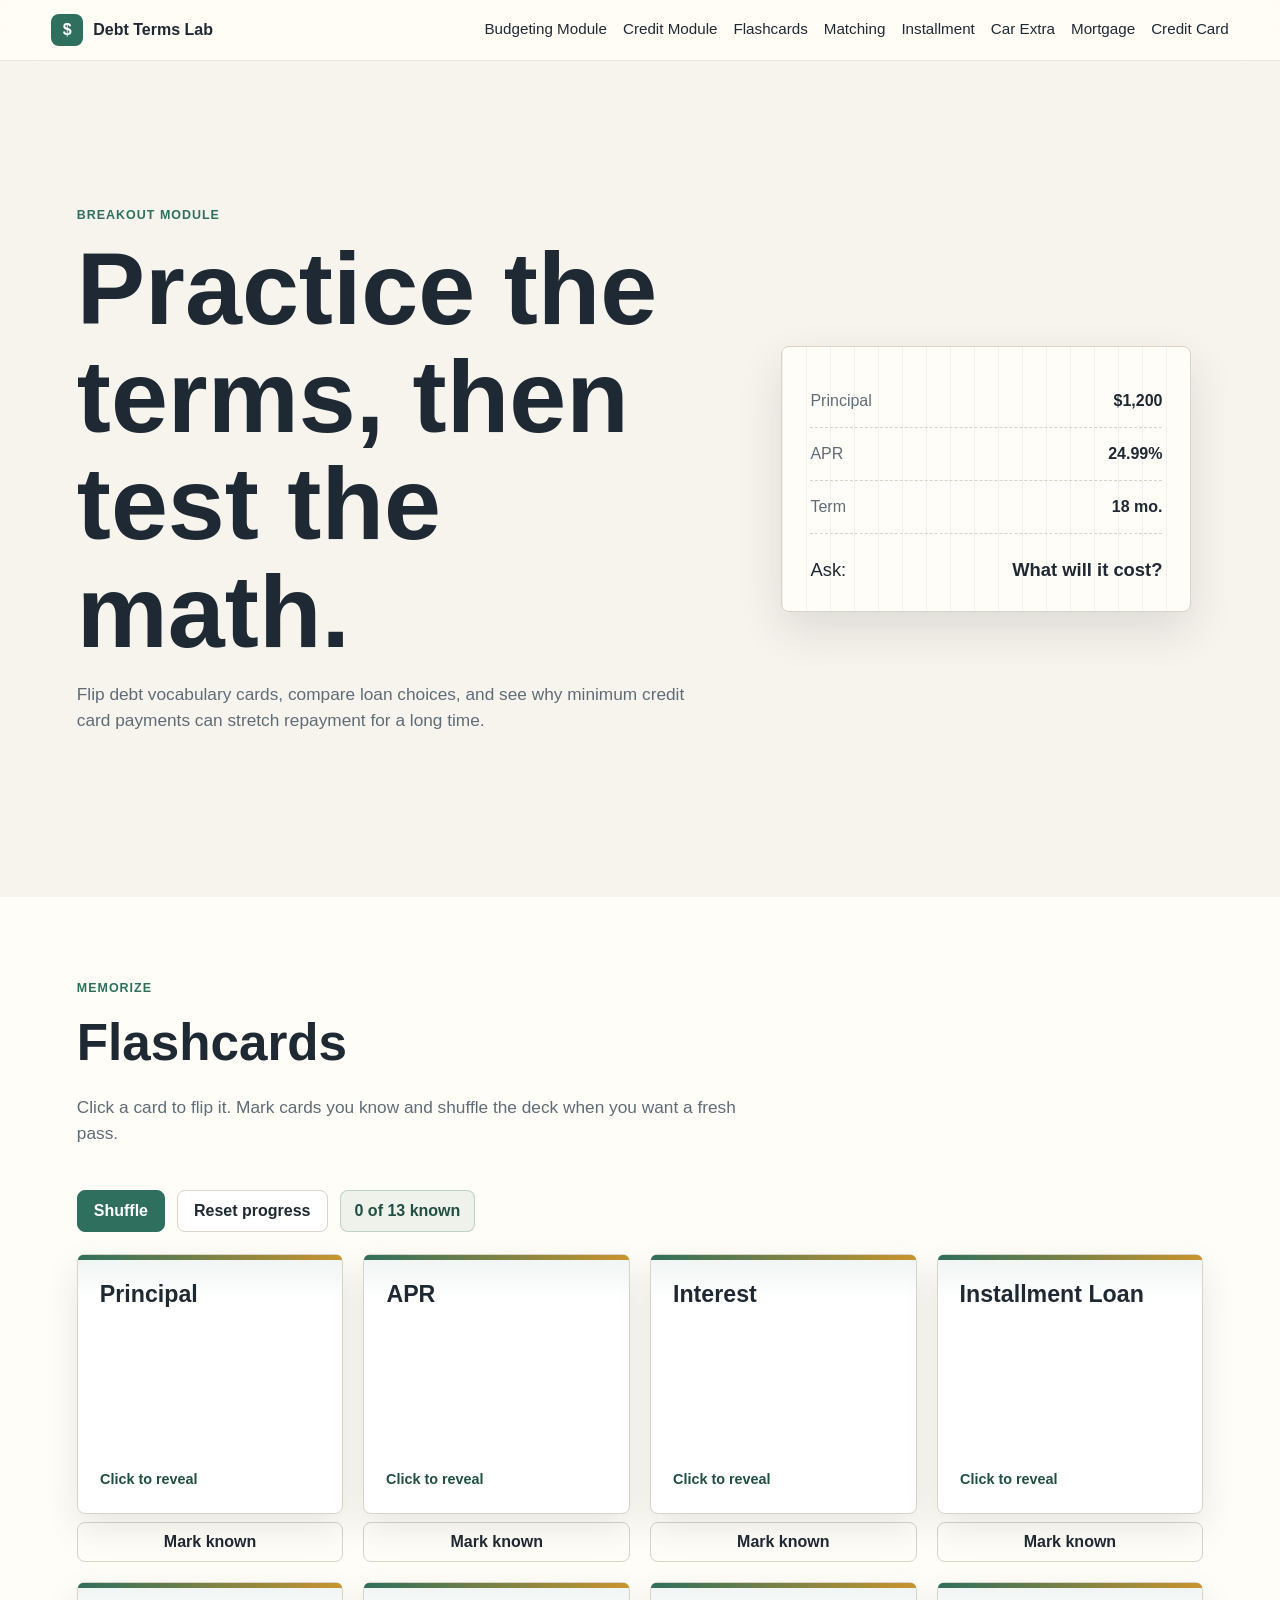
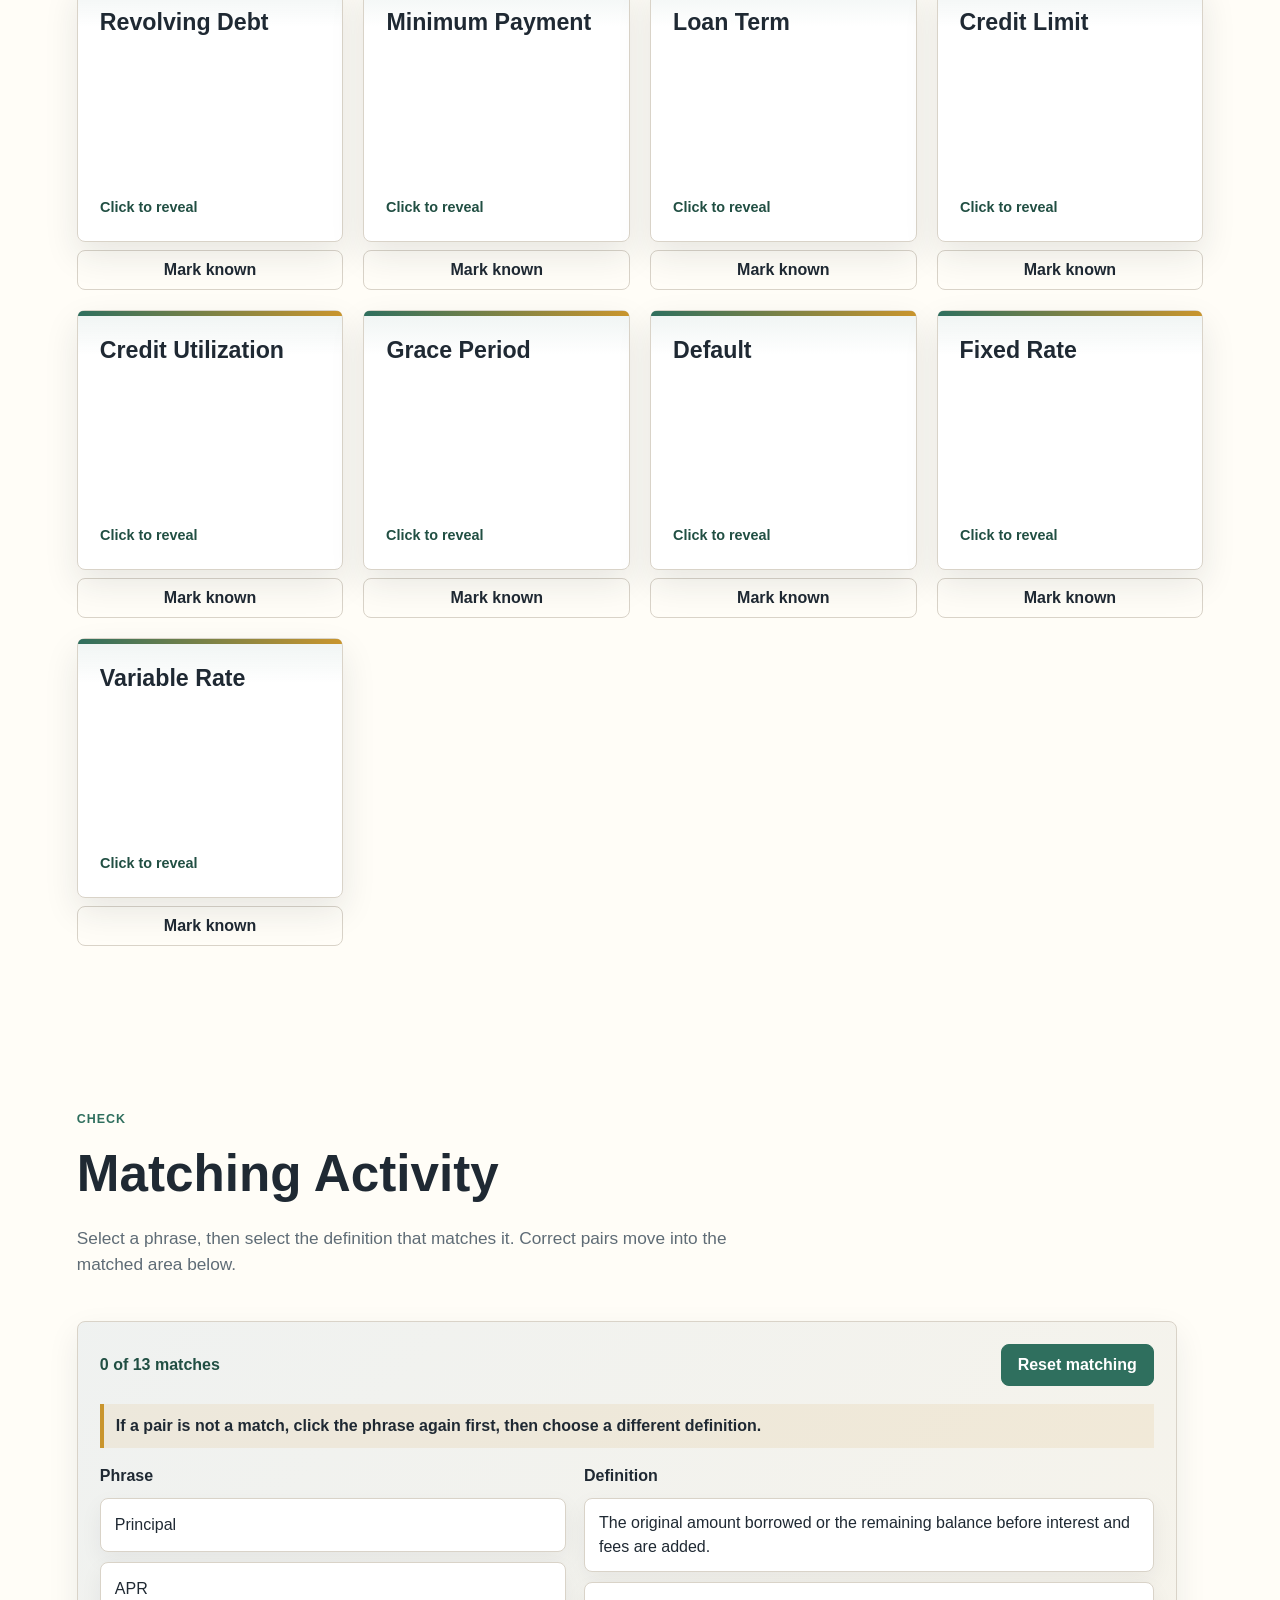
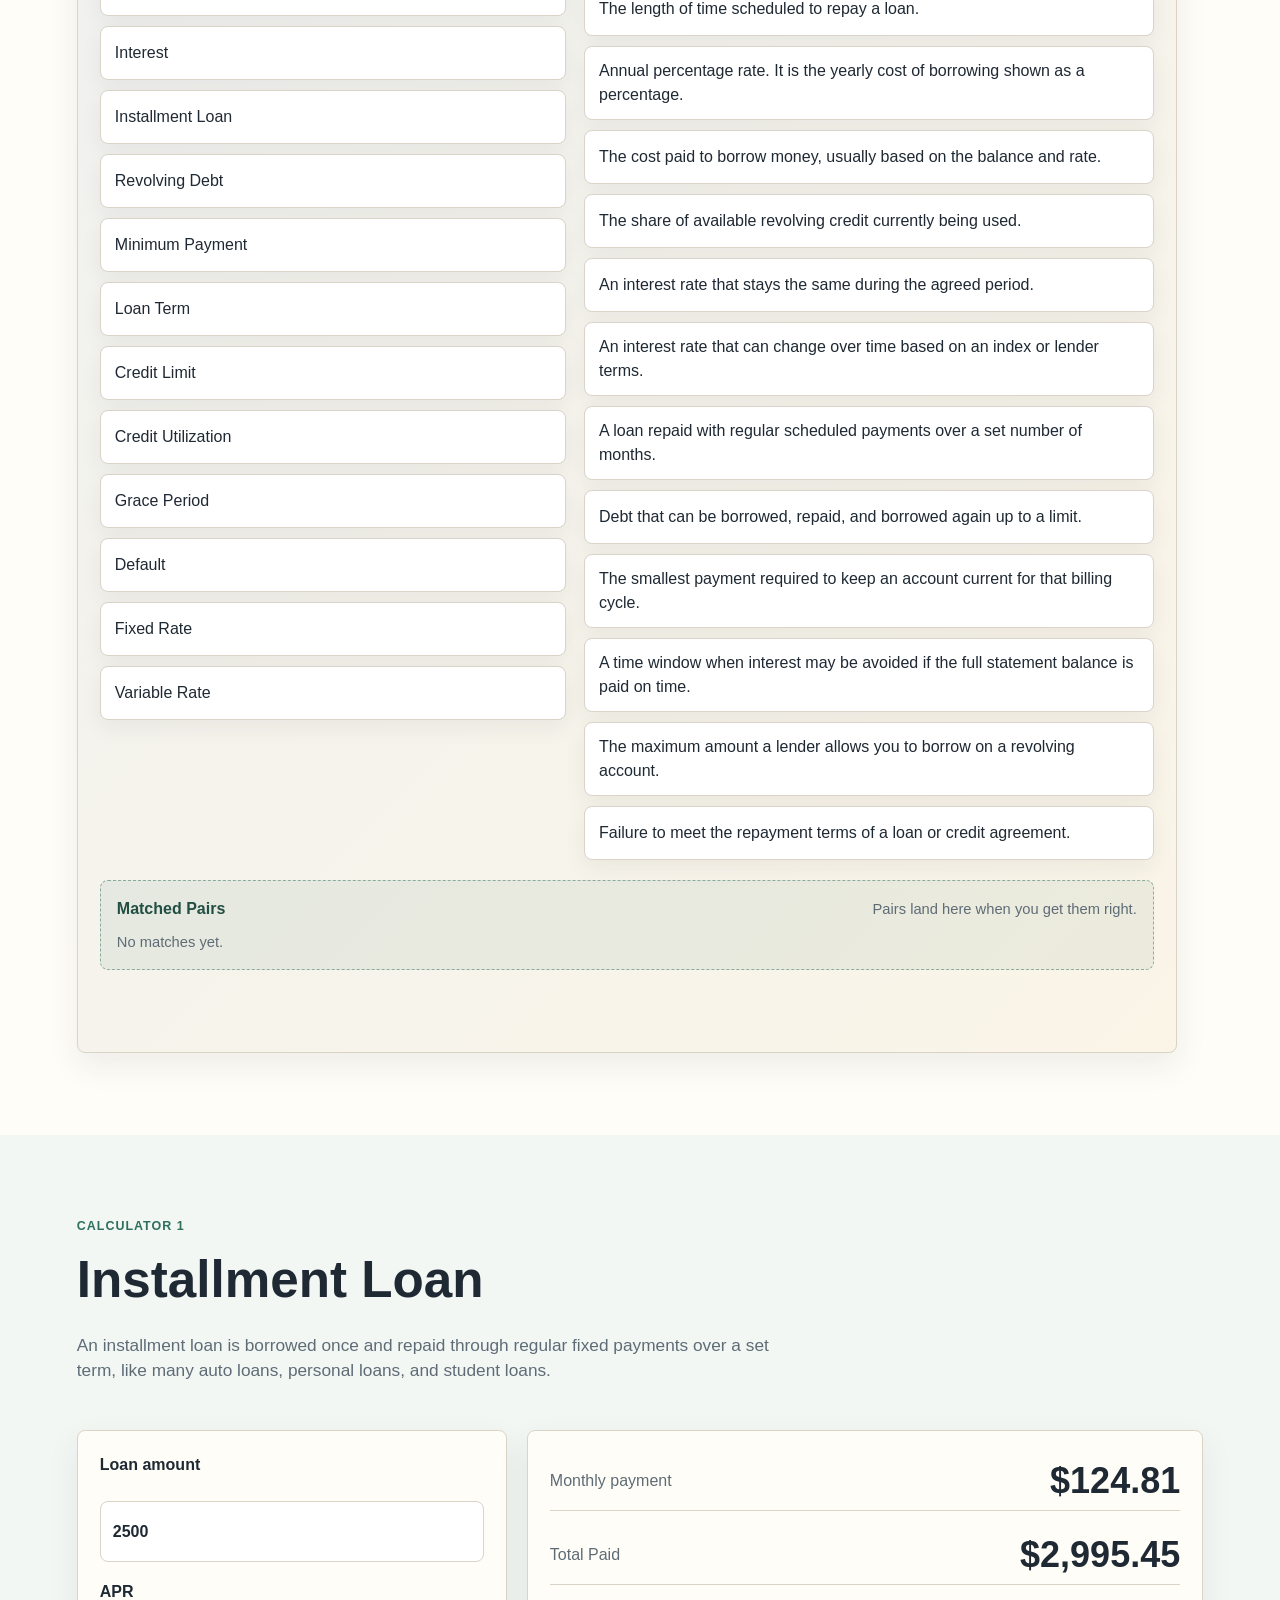
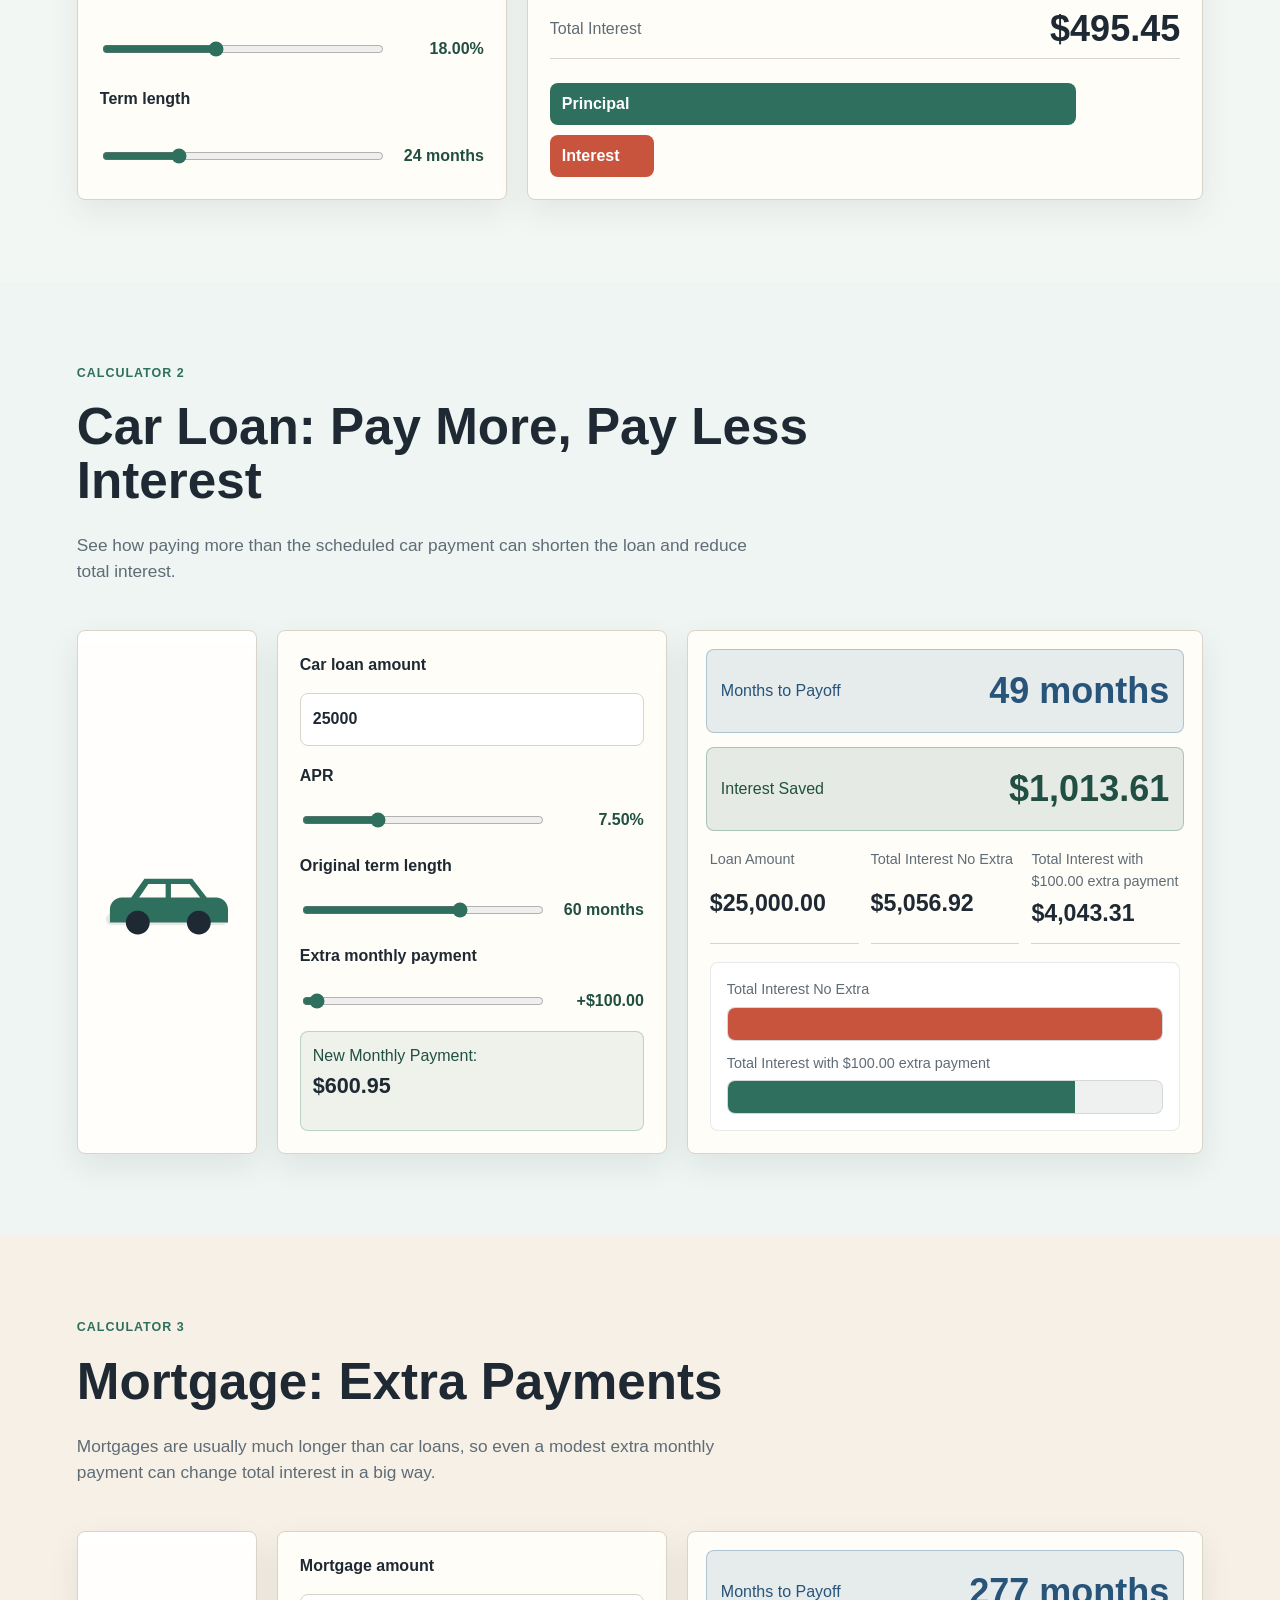
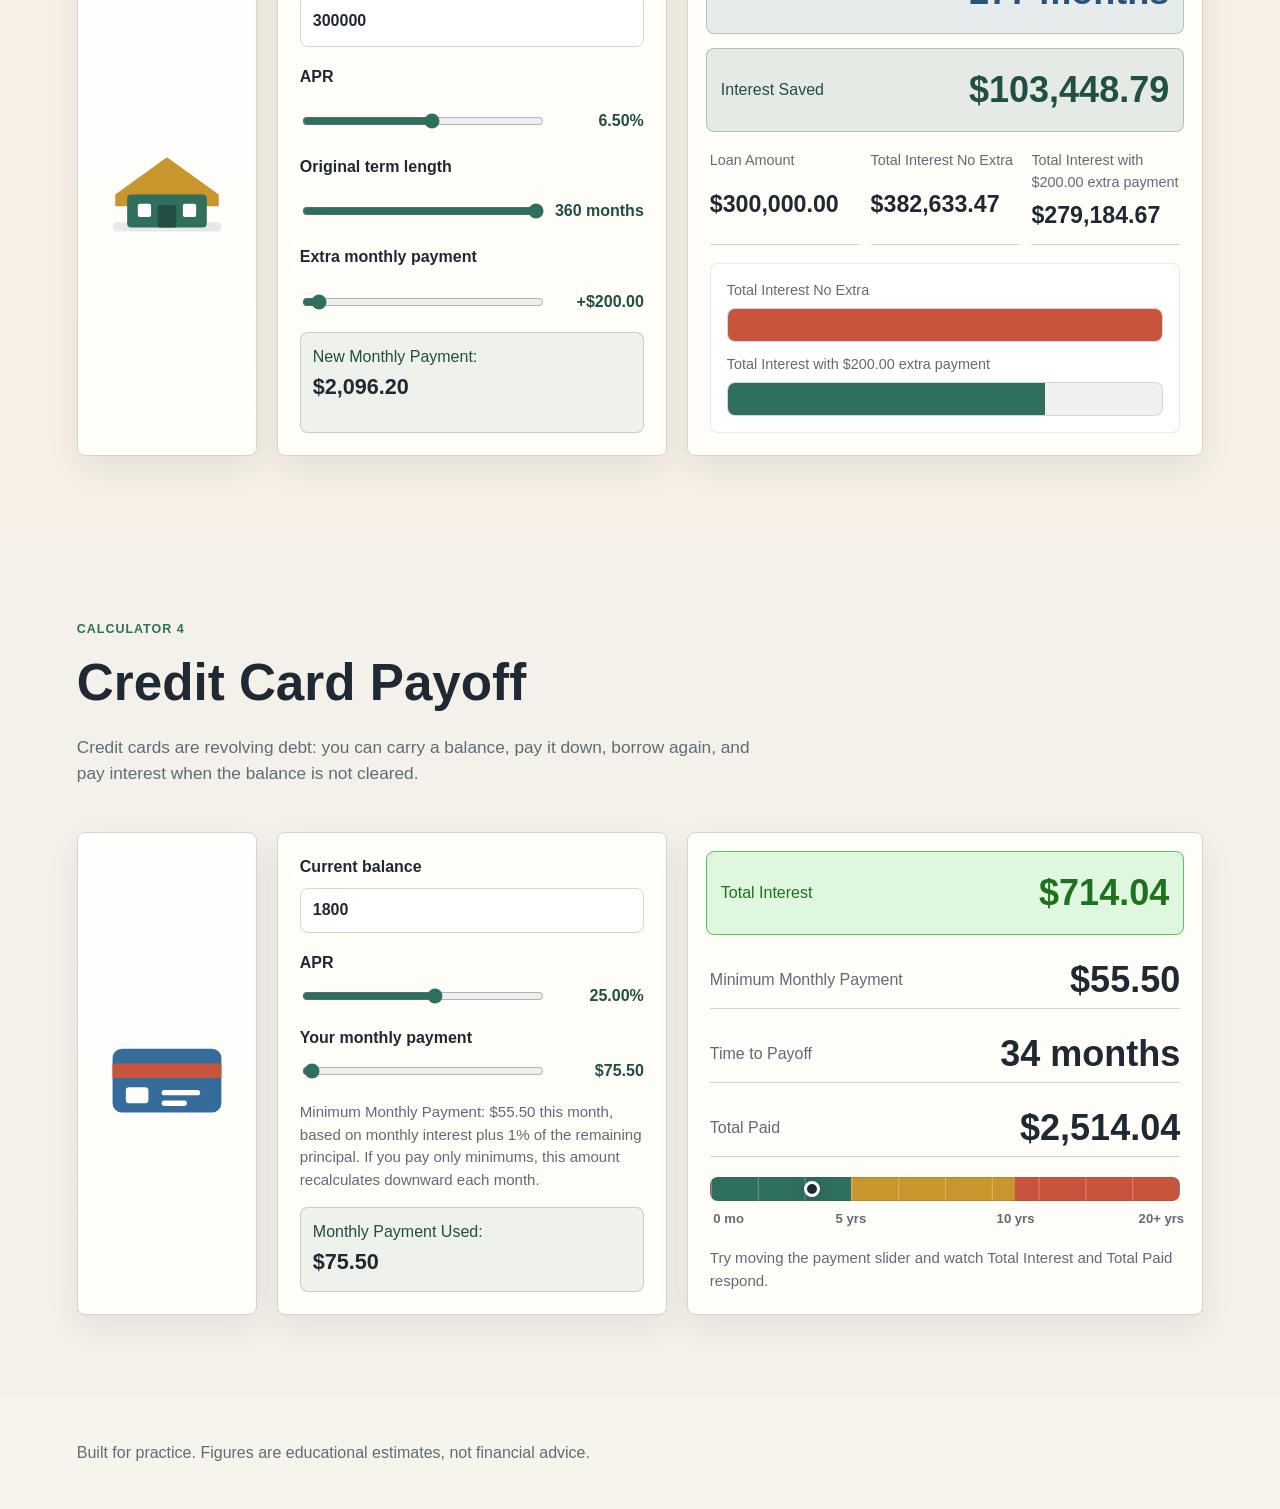
<file: index.html>
<!doctype html>
<html lang="en">
  <head>
    <meta charset="utf-8">
    <meta name="viewport" content="width=device-width, initial-scale=1">
    <title>Debt Terms Breakout Module</title>
    <link rel="stylesheet" href="styles.css">
  </head>
  <body>
    <header class="topbar">
      <a class="brand" href="#flashcards" aria-label="Debt Terms Breakout Module home">
        <span class="brand-mark" aria-hidden="true">$</span>
        <span>Debt Terms Lab</span>
      </a>
      <nav class="nav" aria-label="Main navigation">
        <a href="budgeting.html">Budgeting Module</a>
        <a href="credit.html">Credit Module</a>
        <a href="#flashcards">Flashcards</a>
        <a href="#quiz">Matching</a>
        <a href="#installment">Installment</a>
        <a href="#car-extra">Car Extra</a>
        <a href="#mortgage-extra">Mortgage</a>
        <a href="#revolving">Credit Card</a>
      </nav>
    </header>

    <main>
      <section class="intro" aria-labelledby="page-title">
        <div class="intro-copy">
          <p class="eyebrow">Breakout module</p>
          <h1 id="page-title">Practice the terms, then test the math.</h1>
          <p>
            Flip debt vocabulary cards, compare loan choices, and see why minimum
            credit card payments can stretch repayment for a long time.
          </p>
        </div>
        <div class="mini-ledger" aria-label="Illustration of debt terms">
          <div class="ledger-row">
            <span>Principal</span>
            <strong>$1,200</strong>
          </div>
          <div class="ledger-row">
            <span>APR</span>
            <strong>24.99%</strong>
          </div>
          <div class="ledger-row">
            <span>Term</span>
            <strong>18 mo.</strong>
          </div>
          <div class="ledger-line" aria-hidden="true"></div>
          <div class="ledger-total">
            <span>Ask:</span>
            <strong>What will it cost?</strong>
          </div>
        </div>
      </section>

      <section class="module-band" id="flashcards" aria-labelledby="flashcard-title">
        <div class="section-heading">
          <p class="eyebrow">Memorize</p>
          <h2 id="flashcard-title">Flashcards</h2>
          <p>Click a card to flip it. Mark cards you know and shuffle the deck when you want a fresh pass.</p>
        </div>

        <div class="flashcard-actions" aria-label="Flashcard controls">
          <button class="button primary" id="shuffleCards" type="button">Shuffle</button>
          <button class="button" id="resetCards" type="button">Reset progress</button>
          <span class="progress-pill" id="cardProgress" aria-live="polite">0 of 0 known</span>
        </div>

        <div class="flashcard-grid" id="flashcardGrid"></div>
      </section>

      <section class="module-band quiz-band" id="quiz" aria-labelledby="quiz-title">
        <div class="section-heading">
          <p class="eyebrow">Check</p>
          <h2 id="quiz-title">Matching Activity</h2>
          <p>Select a phrase, then select the definition that matches it. Correct pairs move into the matched area below.</p>
        </div>

        <div class="matching-box">
          <div class="matching-toolbar">
            <p class="matching-score" id="matchingScore" aria-live="polite">0 matches</p>
            <button class="button primary" id="resetMatching" type="button">Reset matching</button>
          </div>
          <p class="matching-help">
            If a pair is not a match, click the phrase again first, then choose a different definition.
          </p>
          <div class="matching-grid" aria-label="Debt terms matching activity">
            <div>
              <h3>Phrase</h3>
              <div class="match-column" id="termColumn"></div>
            </div>
            <div>
              <h3>Definition</h3>
              <div class="match-column" id="definitionColumn"></div>
            </div>
          </div>
          <div class="matched-area" aria-live="polite">
            <div class="matched-area-header">
              <h3>Matched Pairs</h3>
              <span id="matchedAreaHint">Pairs land here when you get them right.</span>
            </div>
            <div class="matched-pairs" id="matchedPairs">
              <p class="empty-match">No matches yet.</p>
            </div>
          </div>
          <p class="quiz-feedback" id="matchingFeedback" aria-live="polite"></p>
        </div>
      </section>

      <section class="split-section" id="installment" aria-labelledby="installment-title">
        <div class="section-heading compact">
          <p class="eyebrow">Calculator 1</p>
          <h2 id="installment-title">Installment Loan</h2>
          <p>
            An installment loan is borrowed once and repaid through regular fixed payments over a set
            term, like many auto loans, personal loans, and student loans.
          </p>
        </div>

        <div class="tool-grid">
          <form class="calculator" id="installmentForm">
            <label>
              Loan amount
              <input id="loanAmount" type="number" min="0" step="50" value="2500">
            </label>
            <label>
              APR
              <span class="range-line">
                <input id="loanApr" type="range" min="0" max="45" step="0.25" value="18">
                <output id="loanAprOut">18.00%</output>
              </span>
            </label>
            <label>
              Term length
              <span class="range-line">
                <input id="loanTerm" type="range" min="3" max="84" step="1" value="24">
                <output id="loanTermOut">24 months</output>
              </span>
            </label>
          </form>

          <div class="result-panel" aria-live="polite">
            <div class="metric-row">
              <span>Monthly payment</span>
              <strong id="installmentMonthly">$0.00</strong>
            </div>
            <div class="metric-row">
              <span>Total Paid</span>
              <strong id="installmentTotal">$0.00</strong>
            </div>
            <div class="metric-row">
              <span>Total Interest</span>
              <strong id="installmentInterest">$0.00</strong>
            </div>
            <div class="bar-chart" aria-label="Principal and interest comparison">
              <div class="bar principal" id="installmentPrincipalBar"><span>Principal</span></div>
              <div class="bar interest" id="installmentInterestBar"><span>Interest</span></div>
            </div>
          </div>
        </div>
      </section>

      <section class="split-section extra-installment" id="car-extra" aria-labelledby="car-extra-title">
        <div class="section-heading compact">
          <p class="eyebrow">Calculator 2</p>
          <h2 id="car-extra-title">Car Loan: Pay More, Pay Less Interest</h2>
          <p>
            See how paying more than the scheduled car payment can shorten the loan and reduce
            total interest.
          </p>
        </div>

        <div class="tool-grid wide-tool-grid visual-tool-grid">
          <div class="loan-visual car-visual" aria-hidden="true">
            <svg viewBox="0 0 220 160" focusable="false">
              <rect class="visual-ground" x="18" y="112" width="184" height="18" rx="9"></rect>
              <path class="visual-body" d="M42 88h14l20-28h72l22 28h14c10 0 18 8 18 18v20H24v-20c0-10 8-18 18-18z"></path>
              <path class="visual-window" d="M82 68h26v20H68z"></path>
              <path class="visual-window" d="M116 68h28l16 20h-44z"></path>
              <circle class="visual-wheel" cx="66" cy="126" r="18"></circle>
              <circle class="visual-wheel" cx="158" cy="126" r="18"></circle>
            </svg>
          </div>
          <form class="calculator" id="carExtraForm">
            <label>
              Car loan amount
              <input id="carLoanAmount" type="number" min="0" step="500" value="25000">
            </label>
            <label>
              APR
              <span class="range-line">
                <input id="carLoanApr" type="range" min="0" max="25" step="0.25" value="7.5">
                <output id="carLoanAprOut">7.50%</output>
              </span>
            </label>
            <label>
              Original term length
              <span class="range-line">
                <input id="carLoanTerm" type="range" min="12" max="84" step="1" value="60">
                <output id="carLoanTermOut">60 months</output>
              </span>
            </label>
            <label>
              Extra monthly payment
              <span class="range-line">
                <input id="carExtraPayment" type="range" min="0" max="1000" step="10" value="100">
                <output id="carExtraPaymentOut">+$100.00</output>
              </span>
            </label>
            <p class="payment-emphasis">
              New Monthly Payment:
              <strong id="carNewPayment">$0.00</strong>
            </p>
          </form>

          <div class="result-panel visual-panel" aria-live="polite">
            <div class="metric-row payoff-highlight">
              <span>Months to Payoff</span>
              <strong id="carMonthsToPayoff">0 months</strong>
            </div>
            <div class="metric-row savings-highlight">
              <span>Interest Saved</span>
              <strong id="carInterestSaved">$0.00</strong>
            </div>
            <div class="comparison-metrics">
              <div>
                <span>Loan Amount</span>
                <strong id="carLoanAmountSummary">$0.00</strong>
              </div>
              <div>
                <span>Total Interest No Extra</span>
                <strong id="carStandardInterest">$0.00</strong>
              </div>
              <div>
                <span id="carWithExtraLabel">Total Interest with extra payment</span>
                <strong id="carNewInterest">$0.00</strong>
              </div>
            </div>

            <div class="interest-compare" aria-label="Total interest comparison">
              <div>
                <span>Total Interest No Extra</span>
                <div class="compare-bar">
                  <span id="carStandardInterestBar"></span>
                </div>
              </div>
              <div>
                <span id="carInterestBarLabel">Total Interest with extra payment</span>
                <div class="compare-bar">
                  <span class="reduced" id="carInterestBar"></span>
                </div>
              </div>
            </div>
          </div>
        </div>
      </section>

      <section class="split-section mortgage-installment" id="mortgage-extra" aria-labelledby="mortgage-extra-title">
        <div class="section-heading compact">
          <p class="eyebrow">Calculator 3</p>
          <h2 id="mortgage-extra-title">Mortgage: Extra Payments</h2>
          <p>
            Mortgages are usually much longer than car loans, so even a modest extra monthly payment
            can change total interest in a big way.
          </p>
        </div>

        <div class="tool-grid wide-tool-grid visual-tool-grid">
          <div class="loan-visual house-visual" aria-hidden="true">
            <svg viewBox="0 0 220 160" focusable="false">
              <rect class="visual-ground" x="28" y="124" width="164" height="14" rx="7"></rect>
              <path class="visual-roof" d="M32 82 110 26l78 56v18H32z"></path>
              <rect class="visual-body" x="50" y="82" width="120" height="50" rx="6"></rect>
              <rect class="visual-door" x="96" y="98" width="28" height="34" rx="4"></rect>
              <rect class="visual-window" x="66" y="96" width="20" height="20" rx="3"></rect>
              <rect class="visual-window" x="134" y="96" width="20" height="20" rx="3"></rect>
            </svg>
          </div>
          <form class="calculator" id="mortgageExtraForm">
            <label>
              Mortgage amount
              <input id="mortgageLoanAmount" type="number" min="0" step="1000" value="300000">
            </label>
            <label>
              APR
              <span class="range-line">
                <input id="mortgageLoanApr" type="range" min="0" max="12" step="0.125" value="6.5">
                <output id="mortgageLoanAprOut">6.50%</output>
              </span>
            </label>
            <label>
              Original term length
              <span class="range-line">
                <input id="mortgageLoanTerm" type="range" min="120" max="360" step="12" value="360">
                <output id="mortgageLoanTermOut">360 months</output>
              </span>
            </label>
            <label>
              Extra monthly payment
              <span class="range-line">
                <input id="mortgageExtraPayment" type="range" min="0" max="3000" step="25" value="200">
                <output id="mortgageExtraPaymentOut">+$200.00</output>
              </span>
            </label>
            <p class="payment-emphasis">
              New Monthly Payment:
              <strong id="mortgageNewPayment">$0.00</strong>
            </p>
          </form>

          <div class="result-panel visual-panel" aria-live="polite">
            <div class="metric-row payoff-highlight">
              <span>Months to Payoff</span>
              <strong id="mortgageMonthsToPayoff">0 months</strong>
            </div>
            <div class="metric-row savings-highlight">
              <span>Interest Saved</span>
              <strong id="mortgageInterestSaved">$0.00</strong>
            </div>
            <div class="comparison-metrics">
              <div>
                <span>Loan Amount</span>
                <strong id="mortgageLoanAmountSummary">$0.00</strong>
              </div>
              <div>
                <span>Total Interest No Extra</span>
                <strong id="mortgageStandardInterest">$0.00</strong>
              </div>
              <div>
                <span id="mortgageWithExtraLabel">Total Interest with extra payment</span>
                <strong id="mortgageNewInterest">$0.00</strong>
              </div>
            </div>

            <div class="interest-compare" aria-label="Mortgage total interest comparison">
              <div>
                <span>Total Interest No Extra</span>
                <div class="compare-bar">
                  <span id="mortgageStandardInterestBar"></span>
                </div>
              </div>
              <div>
                <span id="mortgageInterestBarLabel">Total Interest with extra payment</span>
                <div class="compare-bar">
                  <span class="reduced" id="mortgageInterestBar"></span>
                </div>
              </div>
            </div>
          </div>
        </div>
      </section>

      <section class="split-section alt" id="revolving" aria-labelledby="revolving-title">
        <div class="section-heading compact">
          <p class="eyebrow">Calculator 4</p>
          <h2 id="revolving-title">Credit Card Payoff</h2>
          <p>
            Credit cards are revolving debt: you can carry a balance, pay it down, borrow again,
            and pay interest when the balance is not cleared.
          </p>
        </div>

        <div class="tool-grid visual-tool-grid">
          <div class="loan-visual card-visual" aria-hidden="true">
            <svg viewBox="0 0 220 160" focusable="false">
              <rect class="visual-card" x="28" y="42" width="164" height="96" rx="14"></rect>
              <rect class="visual-stripe" x="28" y="64" width="164" height="22"></rect>
              <rect class="visual-chip" x="48" y="100" width="34" height="24" rx="5"></rect>
              <rect class="visual-line" x="102" y="104" width="58" height="8" rx="4"></rect>
              <rect class="visual-line" x="102" y="120" width="38" height="8" rx="4"></rect>
            </svg>
          </div>
          <form class="calculator" id="cardForm">
            <label>
              Current balance
              <input id="cardBalance" type="number" min="0" step="25" value="1800">
            </label>
            <label>
              APR
              <span class="range-line">
                <input id="cardApr" type="range" min="0" max="45" step="0.25" value="24.99">
                <output id="cardAprOut">24.99%</output>
              </span>
            </label>
            <label>
              Your monthly payment
              <span class="range-line">
                <input id="cardPayment" type="range" min="10" max="700" step="1" value="75">
                <output id="cardPaymentOut">$75.00</output>
              </span>
            </label>
            <p class="field-note" id="minimumPaymentNote" aria-live="polite">
              Minimum Monthly Payment: monthly interest plus 1% of the remaining principal.
            </p>
            <p class="payment-emphasis">
              Monthly Payment Used:
              <strong id="cardPaymentUsedInline">$75.00</strong>
            </p>
          </form>

          <div class="result-panel" aria-live="polite">
            <div class="metric-row interest-highlight" id="cardInterestMetric">
              <span>Total Interest</span>
              <strong id="cardInterest">$0.00</strong>
            </div>
            <div class="metric-row">
              <span>Minimum Monthly Payment</span>
              <strong id="cardMinimumPayment">$0.00</strong>
            </div>
            <div class="metric-row">
              <span>Time to Payoff</span>
              <strong id="cardMonths">0</strong>
            </div>
            <div class="metric-row">
              <span>Total Paid</span>
              <strong id="cardTotalPaid">$0.00</strong>
            </div>
            <div class="payoff-visual" aria-label="Estimated payoff timeline">
              <div class="payoff-track" aria-hidden="true">
                <span id="payoffMarker"></span>
              </div>
              <div class="payoff-scale" aria-hidden="true">
                <span class="tick start">0 mo</span>
                <span class="tick year">5 yrs</span>
                <span class="tick five">10 yrs</span>
                <span class="tick ten">20+ yrs</span>
              </div>
            </div>
            <p class="scenario-note" id="cardScenarioNote"></p>
          </div>
        </div>
      </section>

    </main>

    <footer class="footer">
      <p>Built for practice. Figures are educational estimates, not financial advice.</p>
    </footer>

    <script src="script.js"></script>
  </body>
</html>
</file>
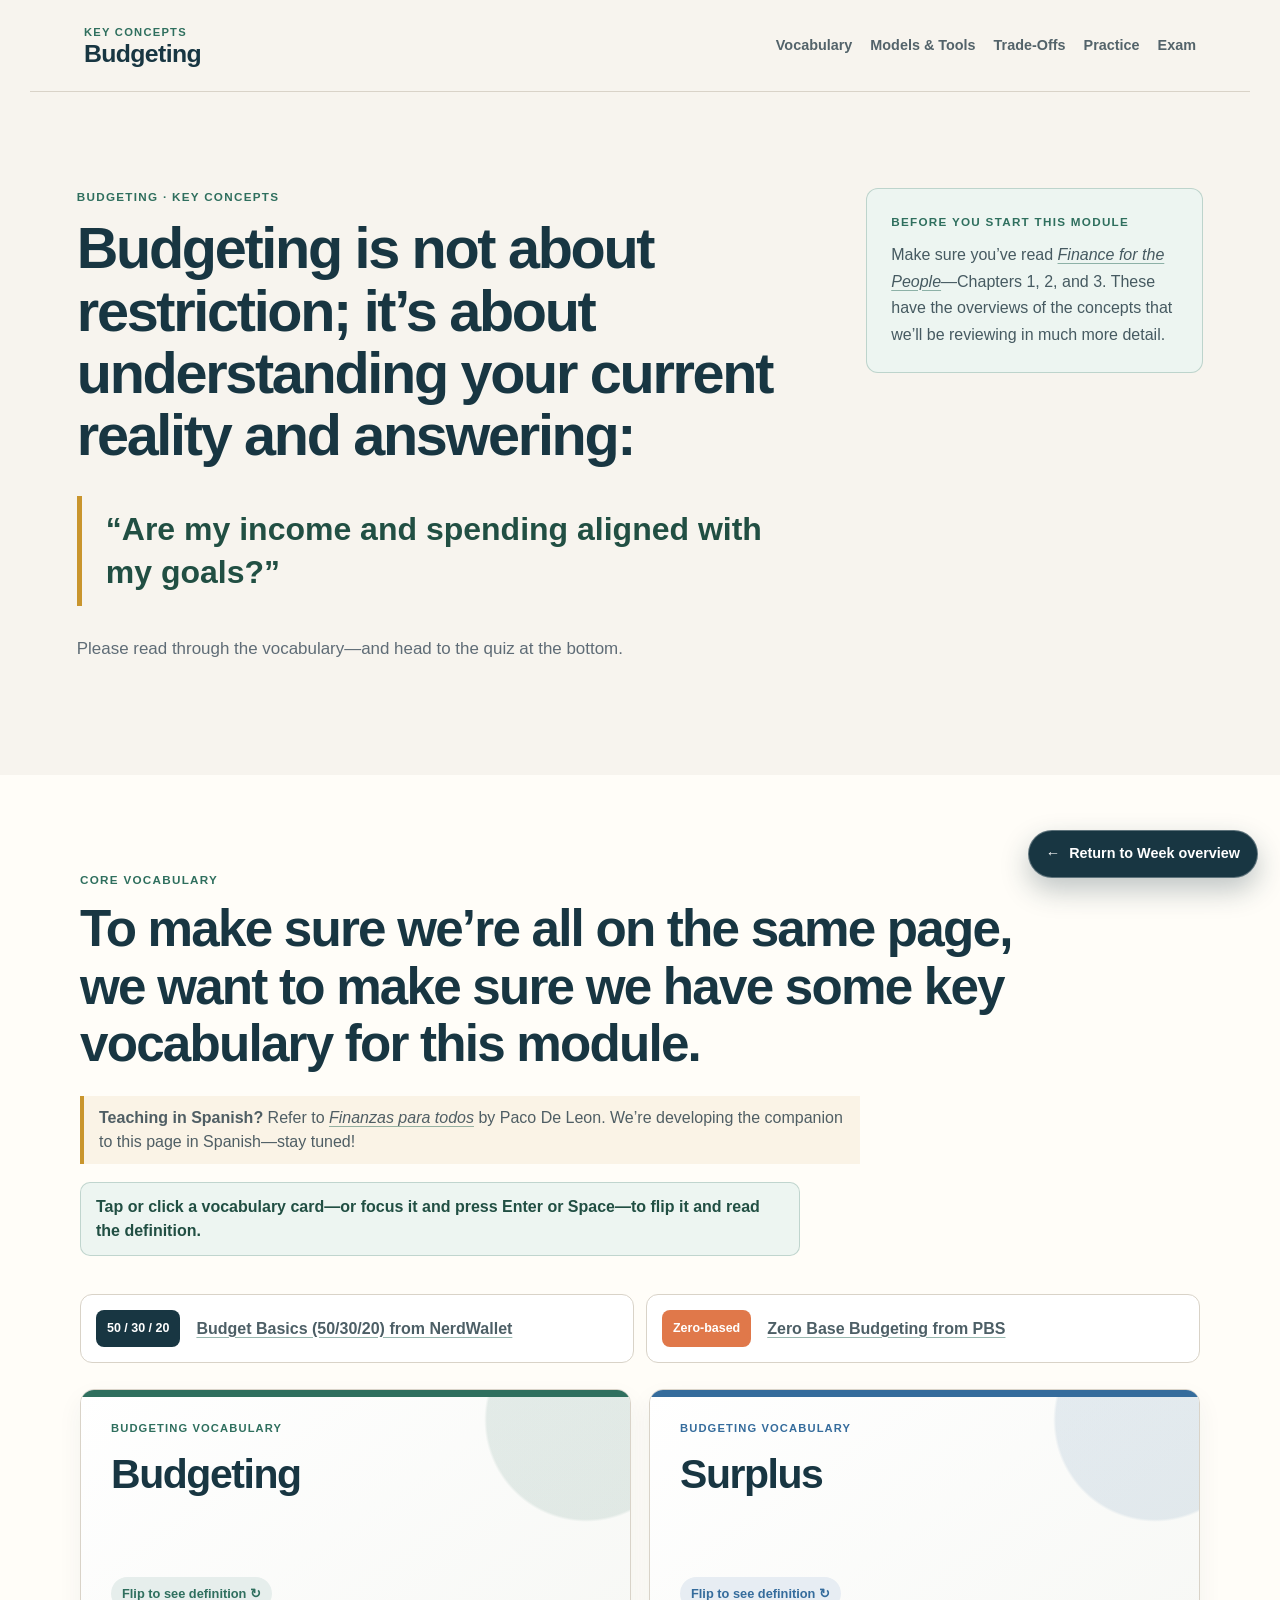
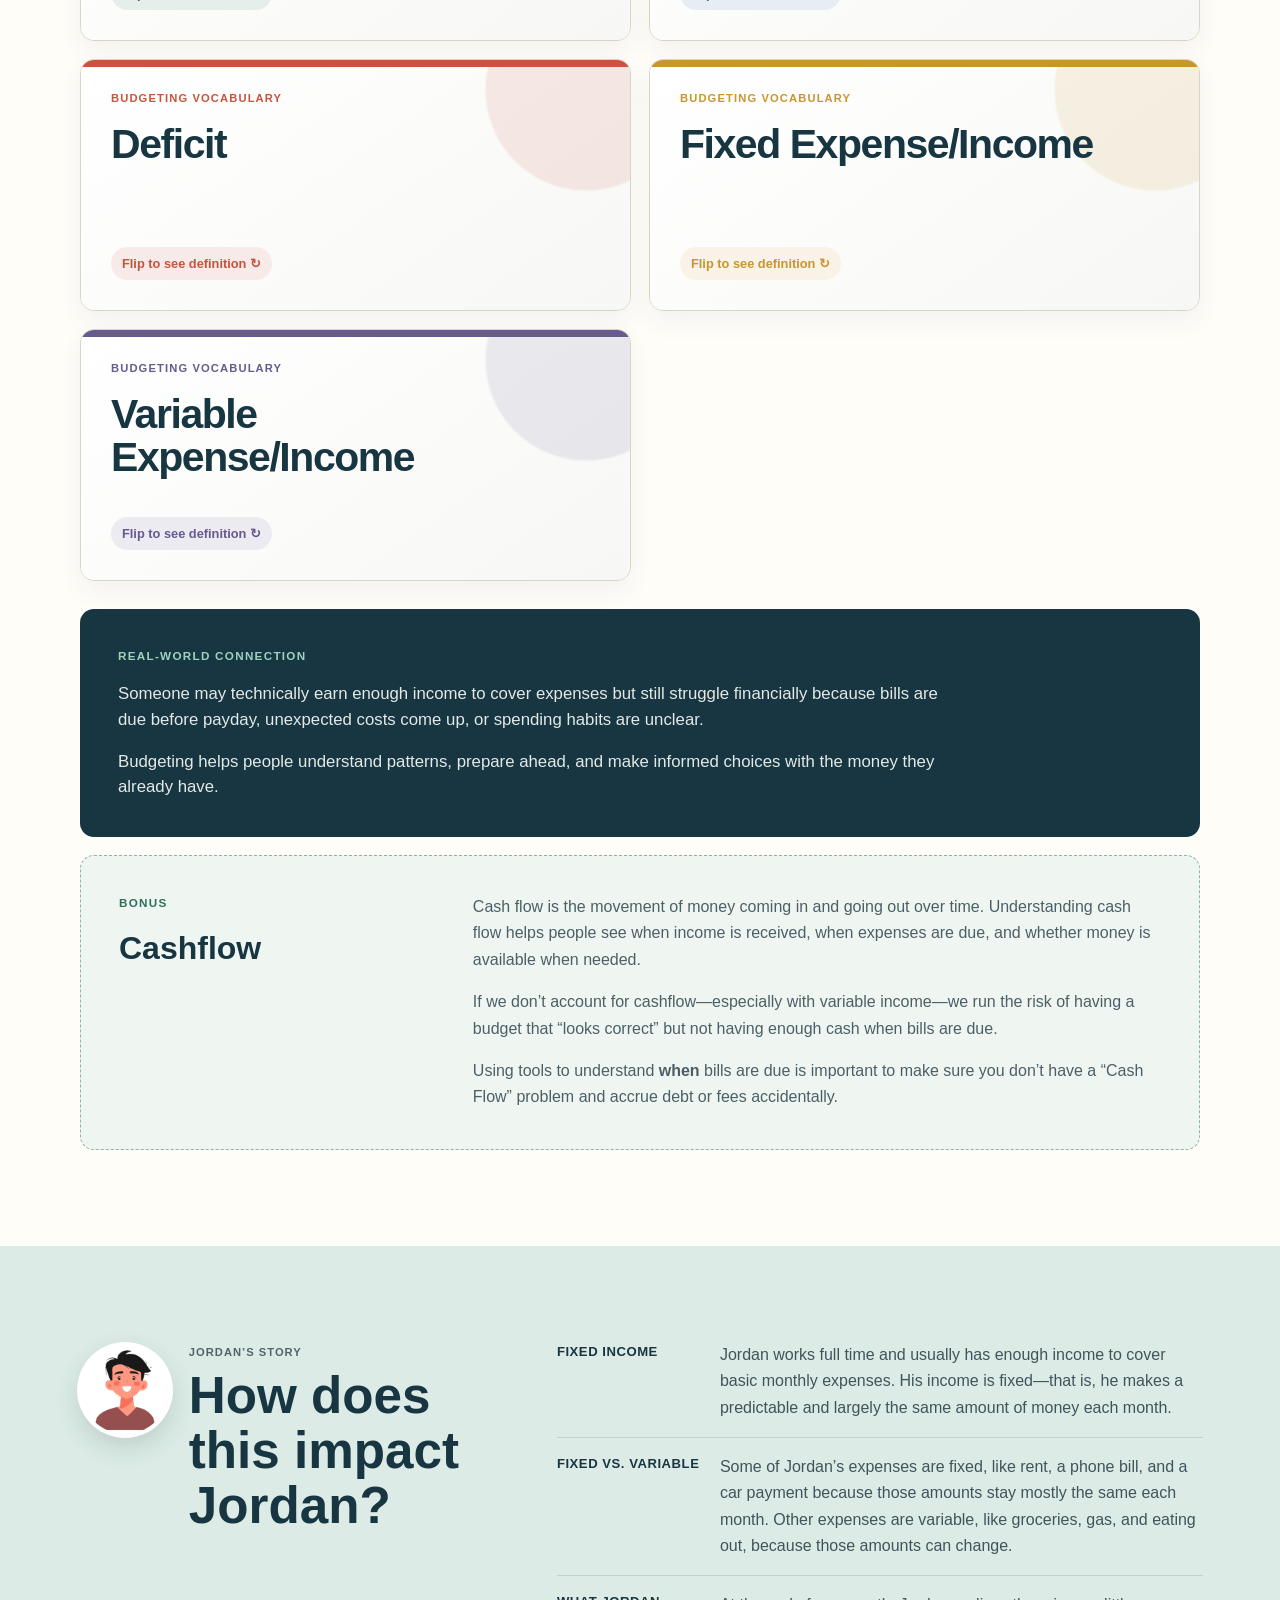
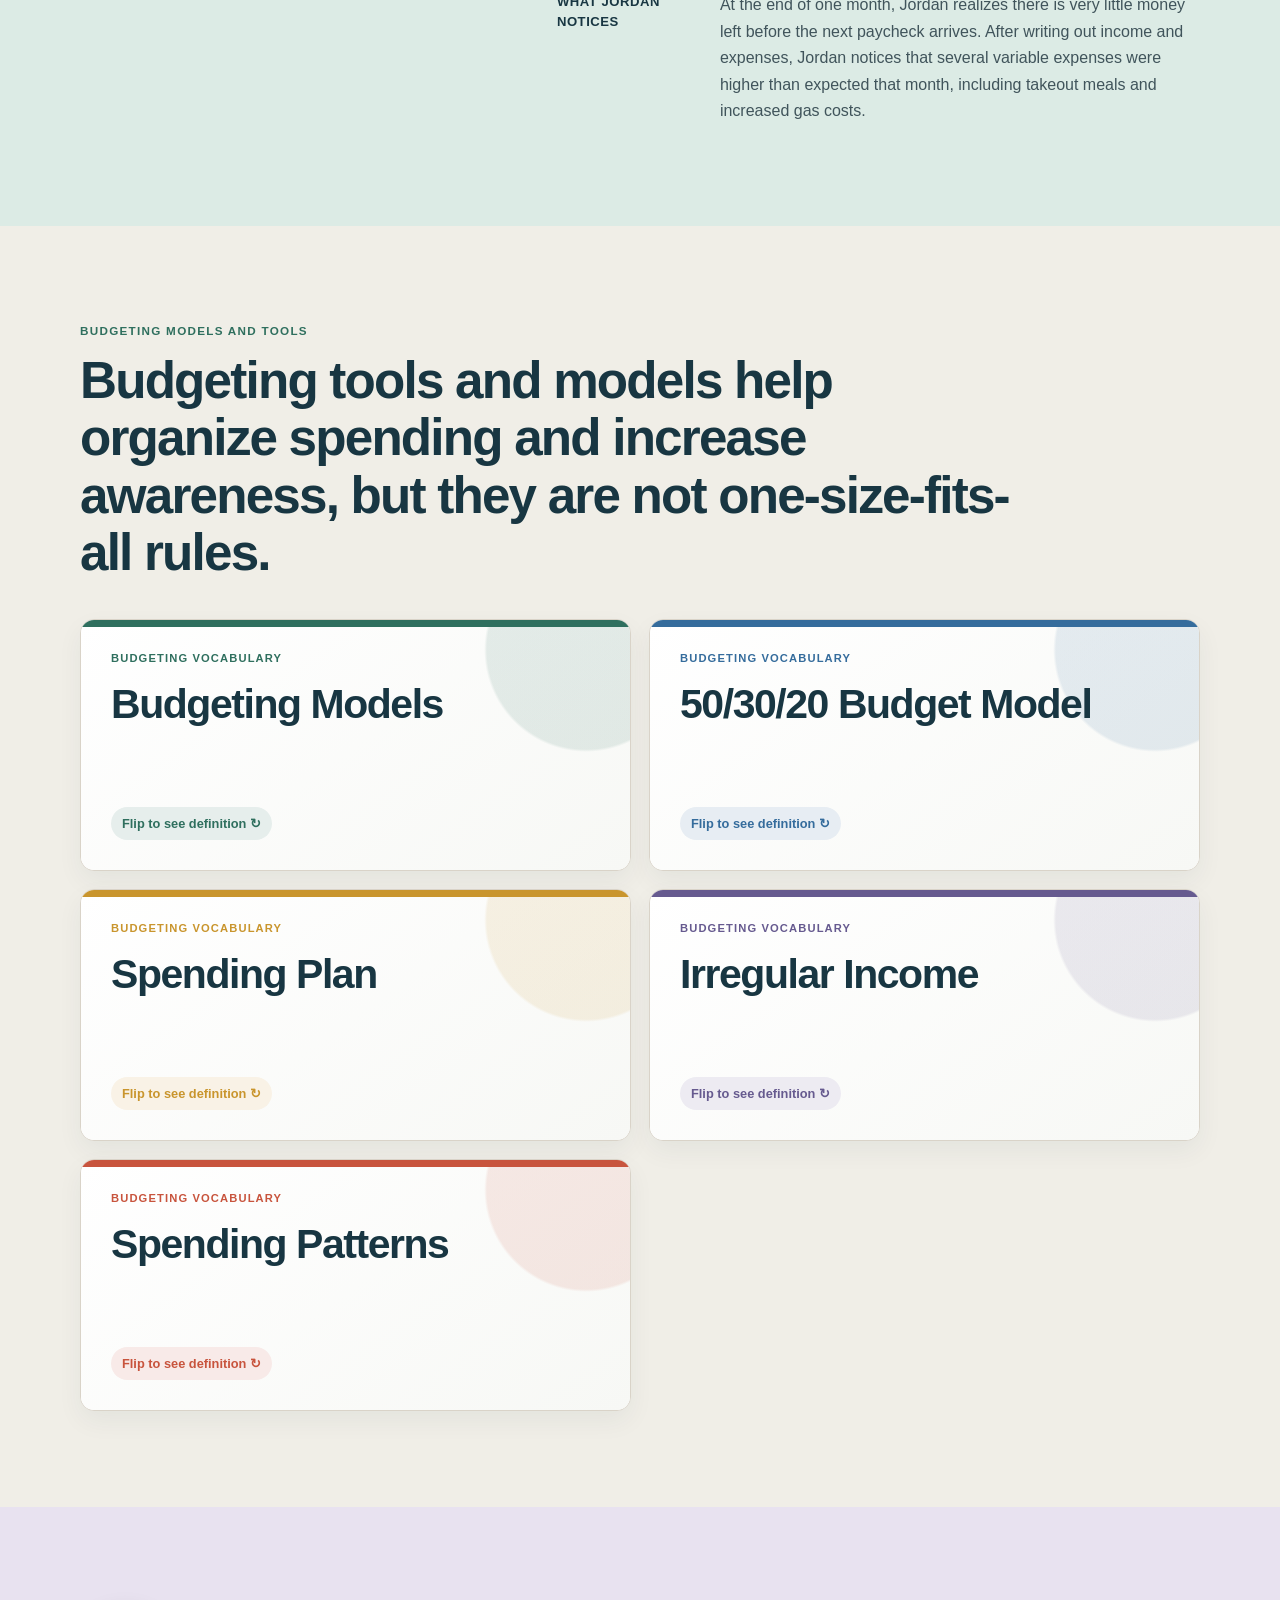
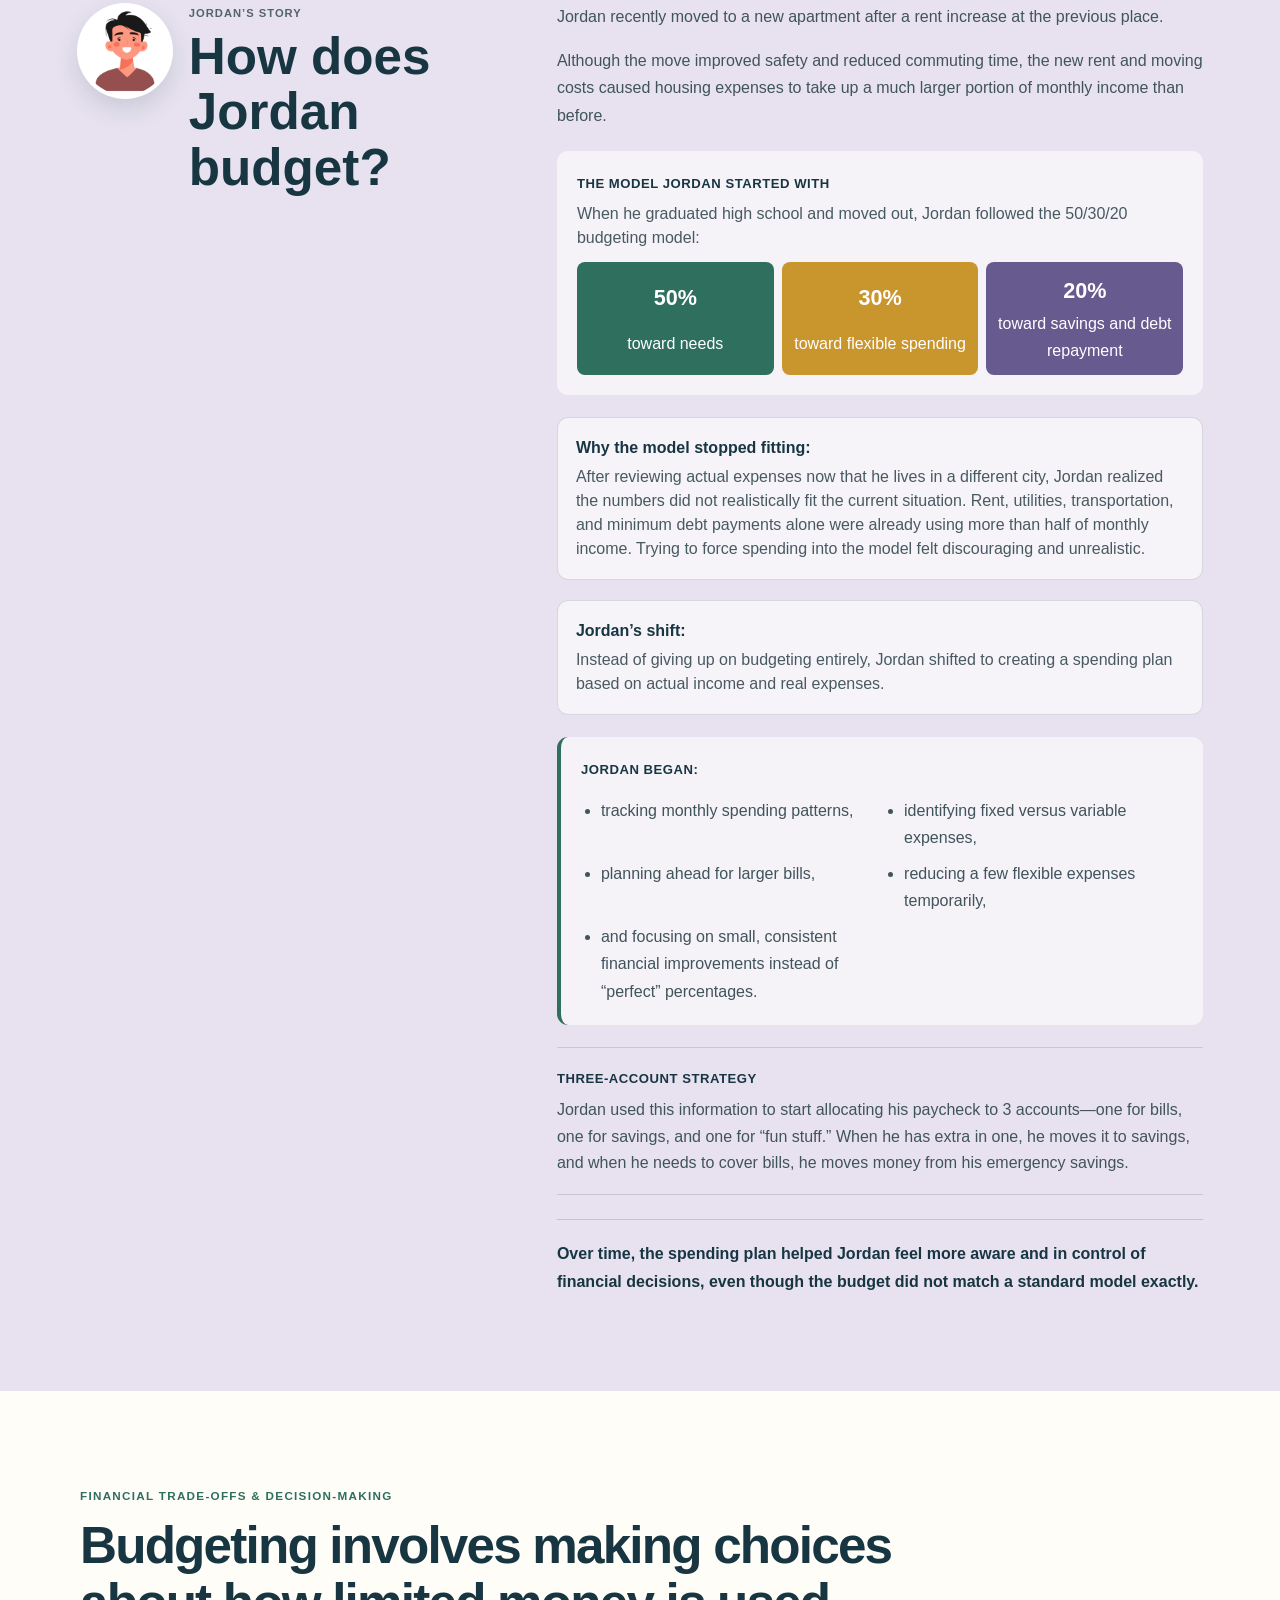
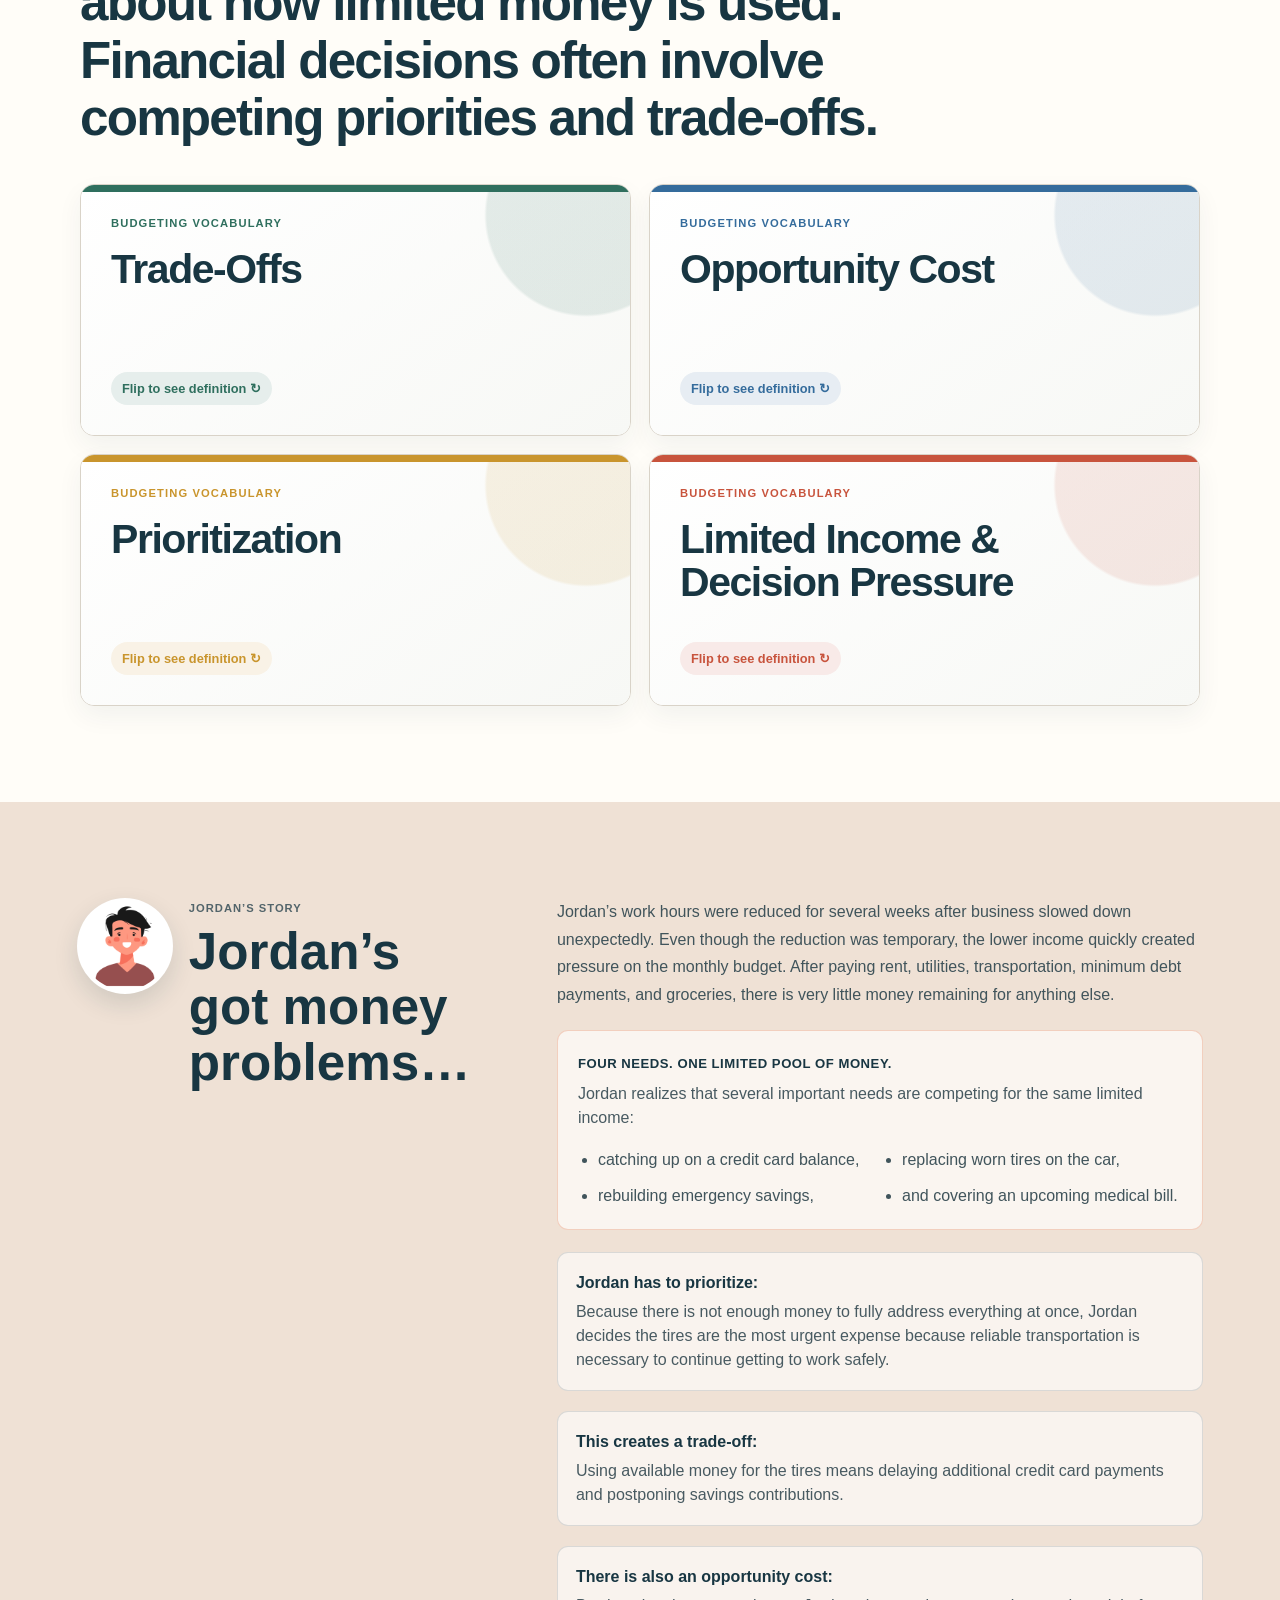
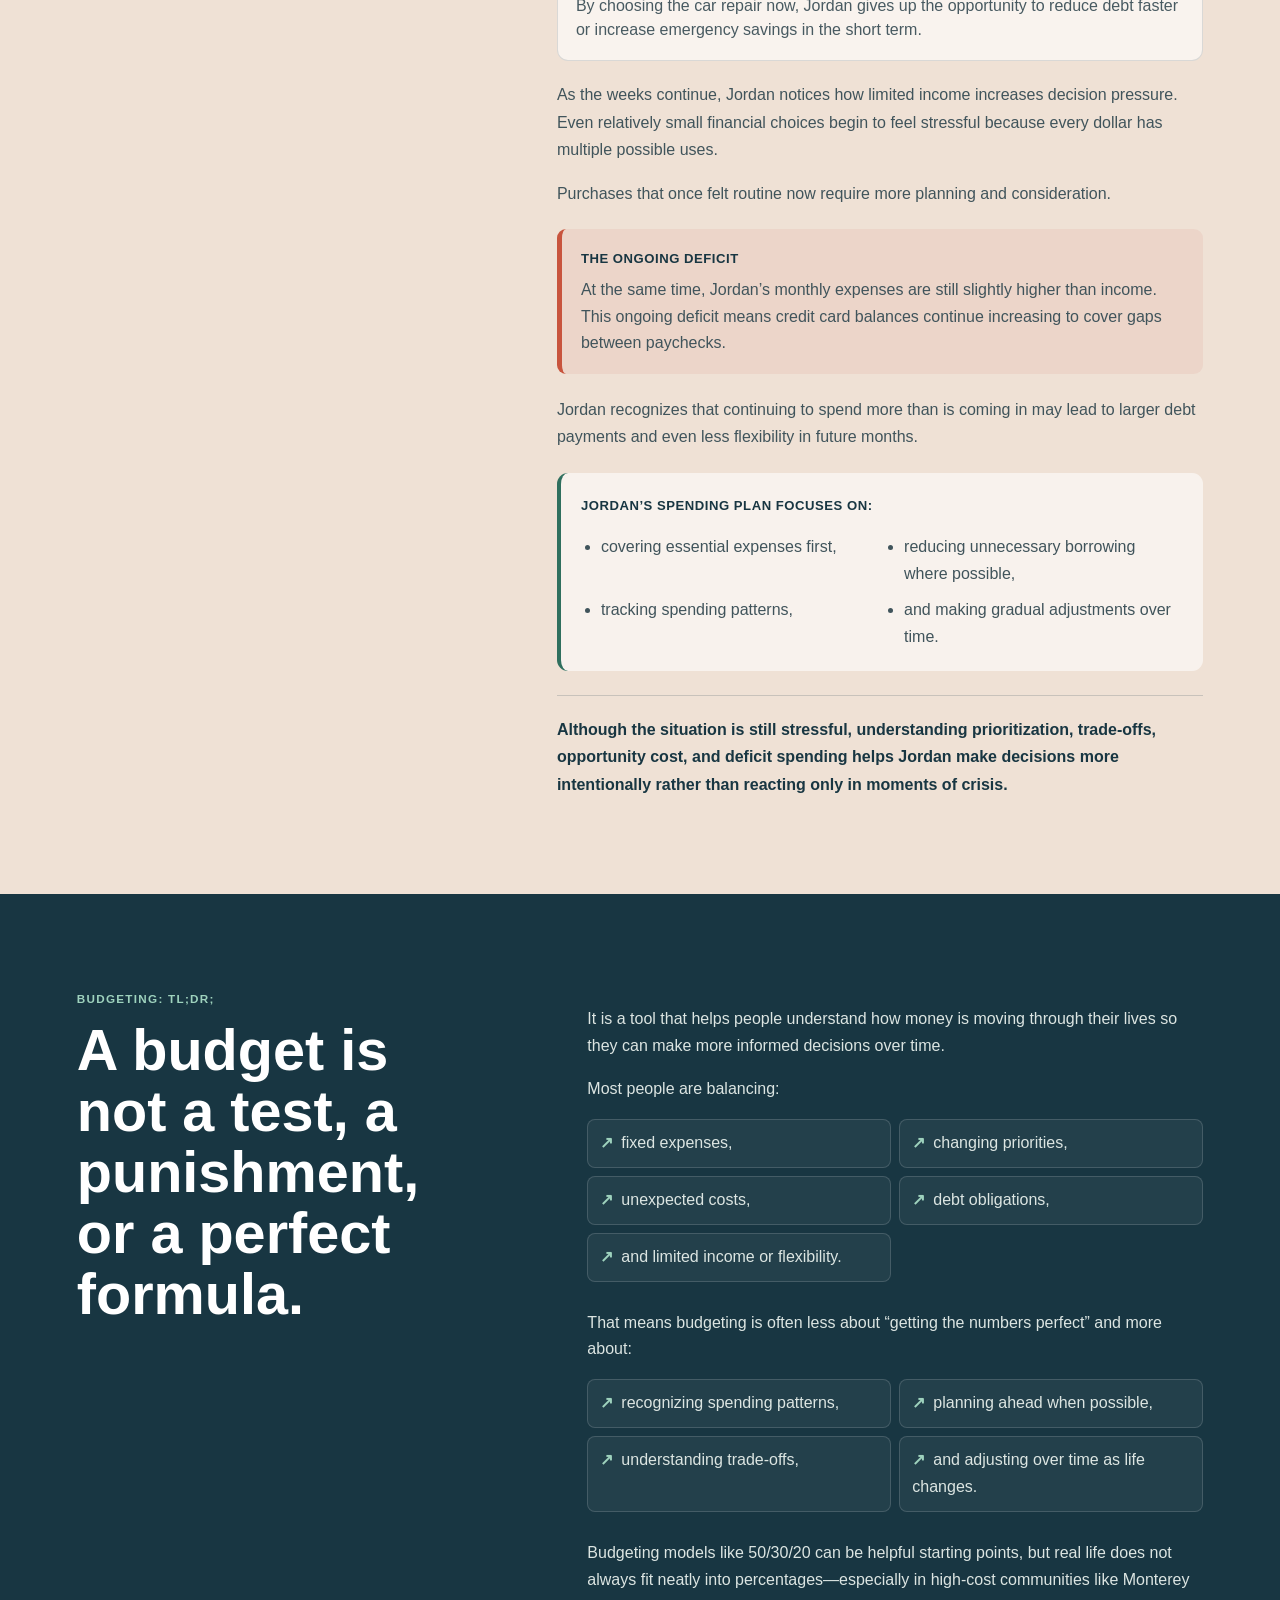
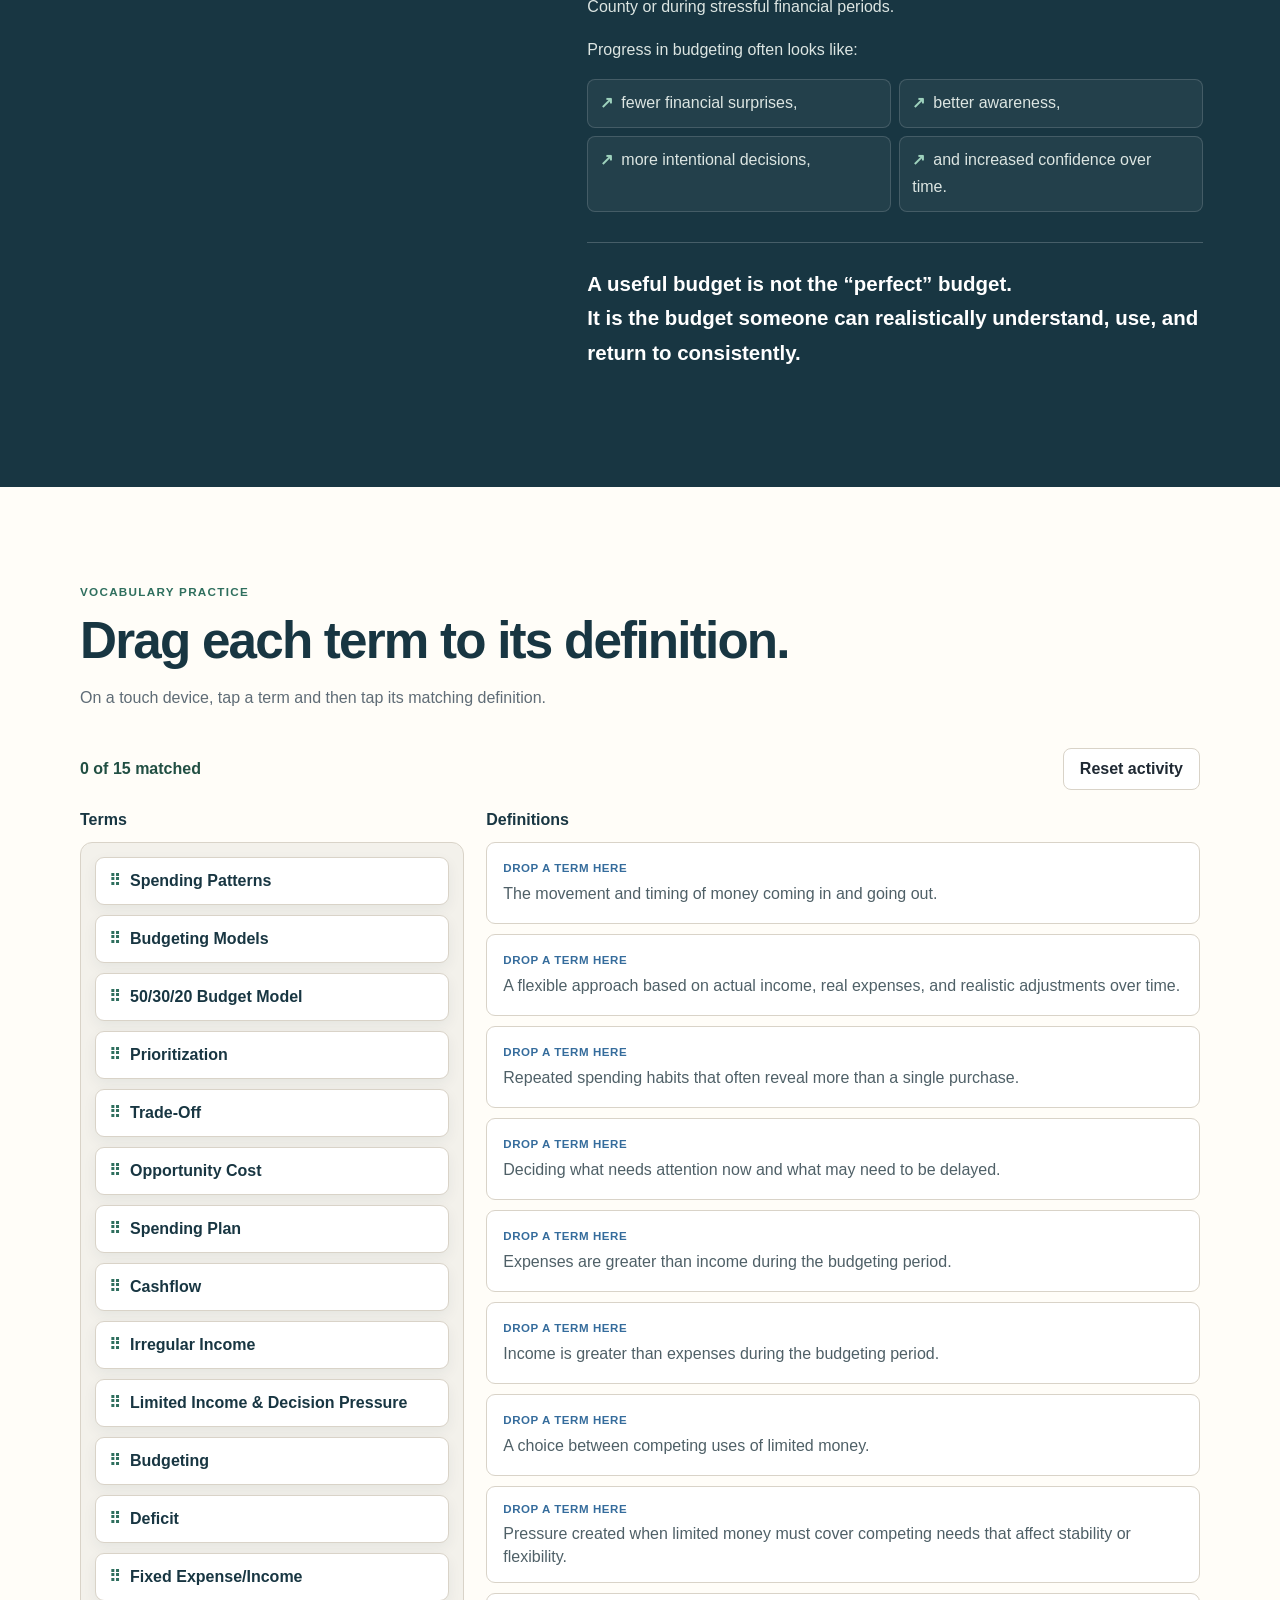
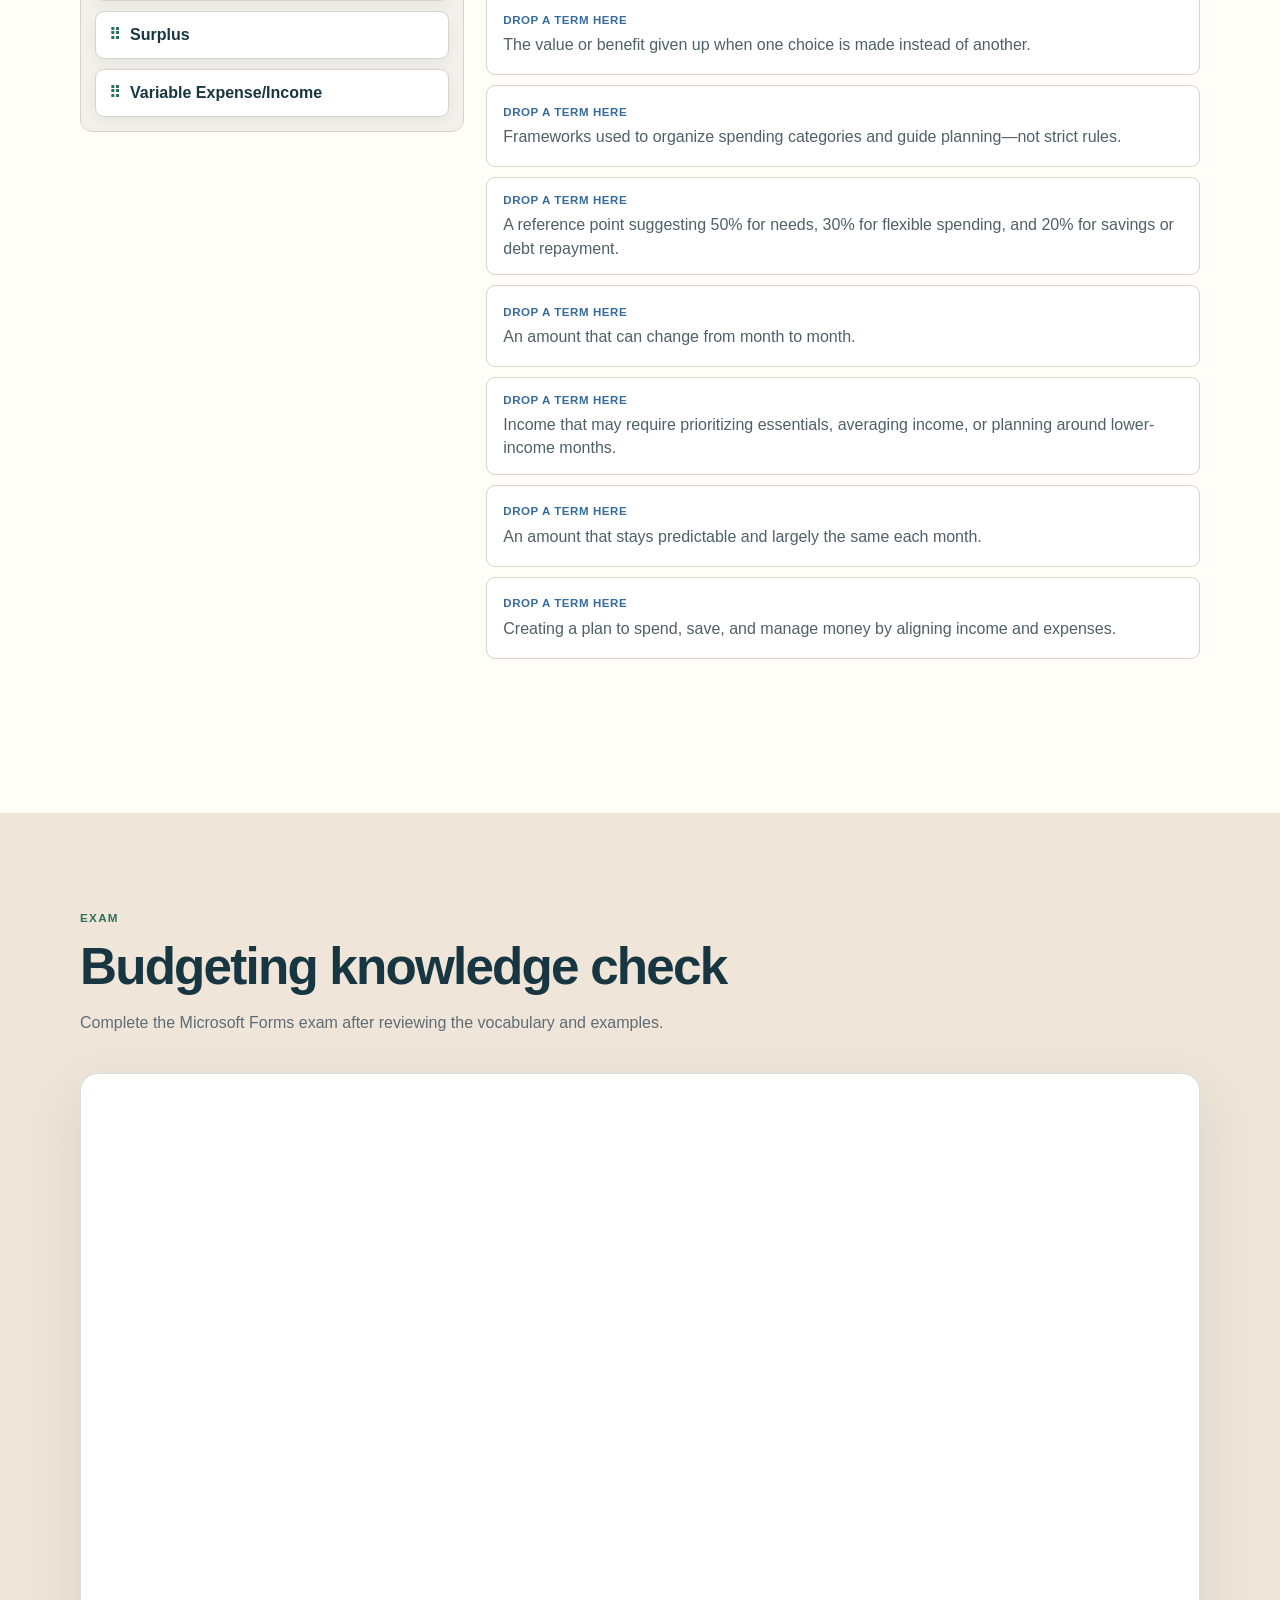
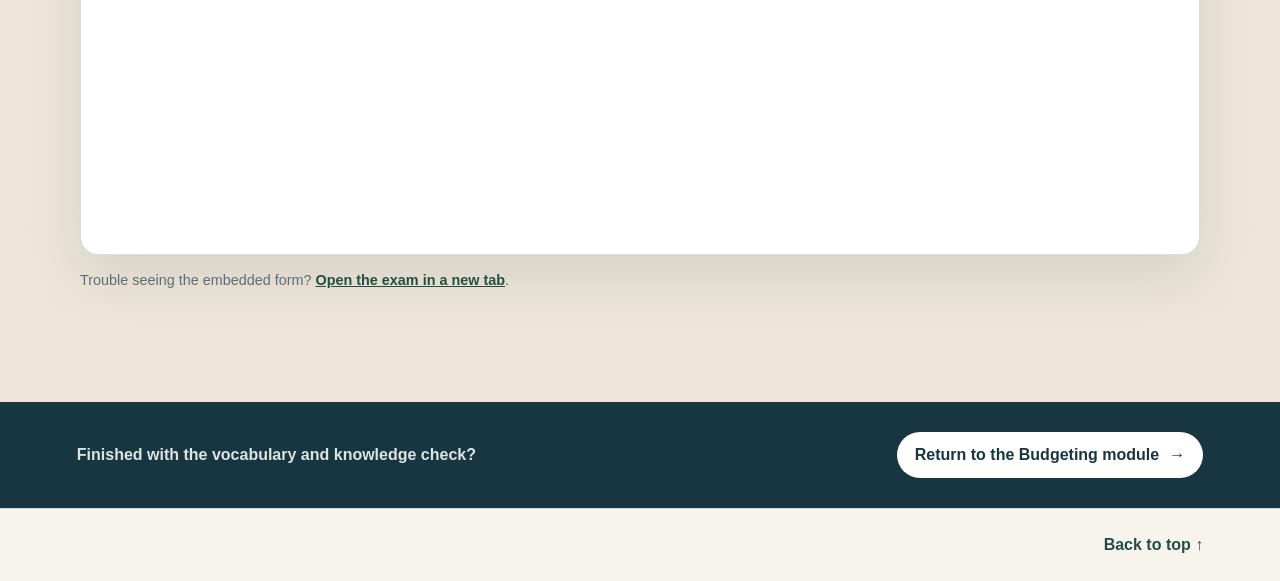
<file: budgeting.html>
<!doctype html>
<html lang="en">
  <head>
    <meta charset="utf-8">
    <meta name="viewport" content="width=device-width, initial-scale=1">
    <meta name="description" content="Budgeting key concepts, vocabulary, examples, and exam.">
    <title>Budgeting Key Concepts</title>
    <link rel="stylesheet" href="styles.css">
  </head>
  <body class="budgeting-page budgeting-original">
    <main>
      <header class="original-module-header" id="top">
        <div class="original-title-lockup">
          <p>Key Concepts</p>
          <h1>Budgeting</h1>
        </div>
        <nav aria-label="Budgeting module sections">
          <a href="#core-vocabulary">Vocabulary</a>
          <a href="#models-tools">Models &amp; Tools</a>
          <a href="#trade-offs">Trade-Offs</a>
          <a href="#practice">Practice</a>
          <a href="#exam">Exam</a>
        </nav>
      </header>

      <section class="original-opening" aria-labelledby="opening-title">
        <div>
          <p class="lesson-label">Budgeting · Key Concepts</p>
          <h2 id="opening-title">Budgeting is not about restriction; it’s about understanding your current reality and answering:</h2>
          <blockquote>“Are my income and spending aligned with my goals?”</blockquote>
          <p>Please read through the vocabulary—and head to the quiz at the bottom.</p>
        </div>
        <aside class="original-reading-note">
          <p class="lesson-label">Before you start this module</p>
          <p>Make sure you’ve read <cite><a href="https://www.amazon.com/Finance-People-Getting-Grip-Finances/dp/0143136259" target="_blank" rel="noreferrer">Finance for the People</a></cite>—Chapters 1, 2, and 3. These have the overviews of the concepts that we’ll be reviewing in much more detail.</p>
        </aside>
      </section>

      <section class="lesson-section" id="core-vocabulary" aria-labelledby="core-title">
        <div class="lesson-section-heading">
          <p class="lesson-label">Core Vocabulary</p>
          <h2 id="core-title">To make sure we’re all on the same page, we want to make sure we have some key vocabulary for this module.</h2>
          <p class="language-note"><strong>Teaching in Spanish?</strong> Refer to <cite><a href="https://www.amazon.com/-/es/Paco-Leon-ebook/dp/B0B5GWGCJ2" target="_blank" rel="noreferrer">Finanzas para todos</a></cite> by Paco De Leon. We’re developing the companion to this page in Spanish—stay tuned!</p>
          <p class="flip-instruction">Tap or click a vocabulary card—or focus it and press Enter or Space—to flip it and read the definition.</p>
        </div>

        <div class="resource-strip" aria-label="Budgeting resources">
          <article><span>50 / 30 / 20</span><p><a href="https://www.nerdwallet.com/finance/learn/nerdwallet-budget-calculator" target="_blank" rel="noreferrer">Budget Basics (50/30/20) from NerdWallet</a></p></article>
          <article><span>Zero-based</span><p><a href="https://www.pbs.org/video/budgeting-basics-frsgla/" target="_blank" rel="noreferrer">Zero Base Budgeting from PBS</a></p></article>
        </div>

        <div class="definition-group" aria-label="Budgeting basics definitions">
          <article class="original-definition-card accent-green">
            <div class="definition-card-heading"><p>Budgeting Vocabulary</p><h3>Budgeting</h3></div>
            <div class="definition-card-content">
              <p>The foundation of all financial decisions; it is the relationship between income and expenses and identifies a plan moving forward.</p>
              <p>Specifically, it is the process of creating a plan to spend, save, and manage money, essentially aligning income with expenses over a set period. It helps control spending, avoid debt, and prepare for financial goals.</p>
              <div class="how-we-talk">
                <h4>How we talk about this:</h4>
                <p>A specific process, completed weekly, bi-weekly, or monthly where you:</p>
                <ol>
                  <li><strong>Track</strong> your income and expenses for the previous period (week, two weeks, or month).</li>
                  <li><strong>“Do the Math”</strong>—using a tool, identify if you had a surplus or a deficit last month.</li>
                  <li><strong>Make a plan</strong> using a budgeting model to see if your spending and income are in alignment with your financial goals.</li>
                </ol>
                <p>Tools for tracking this can be simple or complex, but always involve these three steps.</p>
              </div>
            </div>
          </article>

          <article class="original-definition-card accent-blue">
            <div class="definition-card-heading"><p>Budgeting Vocabulary</p><h3>Surplus</h3></div>
            <div class="definition-card-content">
              <p>During the “Do the Math” step, you identify whether you had more than enough to cover your expenses. If you did, you have a “Surplus” that month—your income exceeds your expenses.</p>
              <a class="resource-label" href="https://www.investopedia.com/terms/c/cashflow.asp" target="_blank" rel="noreferrer">Info from Investopedia on Cashflow</a>
            </div>
          </article>

          <article class="original-definition-card accent-coral">
            <div class="definition-card-heading"><p>Budgeting Vocabulary</p><h3>Deficit</h3></div>
            <div class="definition-card-content">
              <p>During the “Do the Math” step, you identify whether you had more than enough to cover your expenses. If your expenses exceeded your income, you had a deficit.</p>
              <div class="how-we-talk">
                <h4>How we talk about this:</h4>
                <p>Deficits can be difficult to see as spending sometimes gets hidden within lines of debt, like credit cards. In that scenario, you might see your total debt owed go up each month, even though you’re still covering bills.</p>
                <p>It’s the reason that doing the math and getting accurate data is important!</p>
              </div>
              <a class="resource-label" href="https://www.investopedia.com/terms/c/cashflow.asp" target="_blank" rel="noreferrer">Info from Investopedia on Cashflow</a>
            </div>
          </article>

          <article class="original-definition-card accent-gold">
            <div class="definition-card-heading"><p>Budgeting Vocabulary</p><h3>Fixed Expense/Income</h3></div>
            <div class="definition-card-content">
              <p>During the “Track Income/Expenses” step, you may want to identify which expenses are “Fixed”—meaning they can’t change. The way to reduce them is to get rid of the service or item.</p>
              <p>This can be important to know during the “Planning” stage.</p>
              <a class="resource-label" href="https://www.investopedia.com/terms/c/cashflow.asp" target="_blank" rel="noreferrer">Info from Investopedia on Cashflow</a>
            </div>
          </article>

          <article class="original-definition-card accent-purple">
            <div class="definition-card-heading"><p>Budgeting Vocabulary</p><h3>Variable Expense/Income</h3></div>
            <div class="definition-card-content">
              <p>During the “Track Income/Expenses” step, you may want to identify which expenses are “Variable”—meaning they can change month-to-month.</p>
              <p>Variable income provides significant challenges and changes how people need to budget from a “one month at a time” to a full-year picture.</p>
              <p>This can be important to know during the “Planning” stage!</p>
              <a class="resource-label" href="https://www.investopedia.com/terms/c/cashflow.asp" target="_blank" rel="noreferrer">Info from Investopedia on Cashflow</a>
            </div>
          </article>
        </div>

        <aside class="real-world-note">
          <p class="lesson-label">Real-World Connection</p>
          <p>Someone may technically earn enough income to cover expenses but still struggle financially because bills are due before payday, unexpected costs come up, or spending habits are unclear.</p>
          <p>Budgeting helps people understand patterns, prepare ahead, and make informed choices with the money they already have.</p>
        </aside>

        <article class="bonus-concept">
          <div><p class="lesson-label">Bonus</p><h3>Cashflow</h3></div>
          <div>
            <p>Cash flow is the movement of money coming in and going out over time. Understanding cash flow helps people see when income is received, when expenses are due, and whether money is available when needed.</p>
            <p>If we don’t account for cashflow—especially with variable income—we run the risk of having a budget that “looks correct” but not having enough cash when bills are due.</p>
            <p>Using tools to understand <strong>when</strong> bills are due is important to make sure you don’t have a “Cash Flow” problem and accrue debt or fees accidentally.</p>
          </div>
        </article>
      </section>

      <section class="jordan-break jordan-one" aria-labelledby="jordan-one-title">
        <div class="jordan-break-heading"><img class="jordan-photo" src="assets/jordan.png" alt="Illustration of Jordan smiling"><div><p>Jordan’s Story</p><h2 id="jordan-one-title">How does this impact Jordan?</h2></div></div>
        <div class="jordan-story-copy">
          <div class="jordan-fact-grid">
            <article><strong>Fixed income</strong><p>Jordan works full time and usually has enough income to cover basic monthly expenses. His income is fixed—that is, he makes a predictable and largely the same amount of money each month.</p></article>
            <article><strong>Fixed vs. variable</strong><p>Some of Jordan’s expenses are fixed, like rent, a phone bill, and a car payment because those amounts stay mostly the same each month. Other expenses are variable, like groceries, gas, and eating out, because those amounts can change.</p></article>
            <article><strong>What Jordan notices</strong><p>At the end of one month, Jordan realizes there is very little money left before the next paycheck arrives. After writing out income and expenses, Jordan notices that several variable expenses were higher than expected that month, including takeout meals and increased gas costs.</p></article>
          </div>
        </div>
      </section>

      <section class="lesson-section alternate" id="models-tools" aria-labelledby="models-title">
        <div class="lesson-section-heading">
          <p class="lesson-label">Budgeting Models and Tools</p>
          <h2 id="models-title">Budgeting tools and models help organize spending and increase awareness, but they are not one-size-fits-all rules.</h2>
        </div>

        <div class="definition-group" aria-label="Budgeting models and tools definitions">
          <article class="original-definition-card accent-green">
            <div class="definition-card-heading"><p>Budgeting Vocabulary</p><h3>Budgeting Models</h3></div>
            <div class="definition-card-content"><p>Budgeting models, like the 50/30/20 framework, are tools used to organize spending categories and support planning. They are meant to provide guidance, not strict rules.</p></div>
          </article>

          <article class="original-definition-card accent-blue">
            <div class="definition-card-heading"><p>Budgeting Vocabulary</p><h3>50/30/20 Budget Model</h3></div>
            <div class="definition-card-content">
              <p>The 50/30/20 model suggests:</p>
              <ul class="ratio-list"><li><strong>50%</strong> for needs</li><li><strong>30%</strong> for flexible spending</li><li><strong>20%</strong> for savings or debt repayment</li></ul>
              <p>This model is best used as a reference point rather than a requirement, especially for households with high living costs or limited income.</p>
              <a class="resource-label" href="https://www.youtube.com/watch?v=Fcl0J15CMxc" target="_blank" rel="noreferrer">Video—50-30-20 Overview</a>
            </div>
          </article>

          <article class="original-definition-card accent-gold">
            <div class="definition-card-heading"><p>Budgeting Vocabulary</p><h3>Spending Plan</h3></div>
            <div class="definition-card-content">
              <p>A spending plan is a budgeting approach that focuses on actual income, real expenses, and making adjustments over time based on a person’s real financial situation. Instead of trying to immediately fit into “ideal” budgeting percentages, a spending plan helps people understand what is currently happening with their money and identify realistic areas for change.</p>
              <p>A spending plan is meant to be flexible and practical. It recognizes that income, expenses, and priorities may change from month to month, especially for households experiencing irregular income, high living costs, caregiving responsibilities, or unexpected expenses.</p>
              <p>Unlike rigid budgeting systems, a spending plan encourages awareness, planning, and gradual improvement rather than restriction, and can be difficult to follow.</p>
              <a class="resource-label" href="https://www.youtube.com/watch?v=3W3lfcN7mcs" target="_blank" rel="noreferrer">Video—Spending Plan—FFTP</a>
            </div>
          </article>

          <article class="original-definition-card accent-purple">
            <div class="definition-card-heading"><p>Budgeting Vocabulary</p><h3>Irregular Income</h3></div>
            <div class="definition-card-content">
              <p>Irregular income may require different budgeting approaches, such as prioritizing essential expenses first, averaging income, or planning around lower-income months.</p>
              <a class="resource-label" href="https://www.youtube.com/watch?v=RLgm_wkaAEw" target="_blank" rel="noreferrer">Video—Budgeting Irregular Income</a>
            </div>
          </article>

          <article class="original-definition-card accent-coral">
            <div class="definition-card-heading"><p>Budgeting Vocabulary</p><h3>Spending Patterns</h3></div>
            <div class="definition-card-content">
              <p>Spending patterns matter more than individual purchases. Looking at repeated habits over time often provides more useful information than focusing on one-time expenses.</p>
              <a class="resource-label" href="https://www.investopedia.com/terms/c/cashflow.asp" target="_blank" rel="noreferrer">Info from Investopedia on Cashflow</a>
            </div>
          </article>
        </div>
      </section>

      <section class="jordan-break jordan-two" aria-labelledby="jordan-two-title">
        <div class="jordan-break-heading"><img class="jordan-photo" src="assets/jordan.png" alt="Illustration of Jordan smiling"><div><p>Jordan’s Story</p><h2 id="jordan-two-title">How does Jordan budget?</h2></div></div>
        <div class="jordan-story-copy">
          <p>Jordan recently moved to a new apartment after a rent increase at the previous place.</p>
          <p>Although the move improved safety and reduced commuting time, the new rent and moving costs caused housing expenses to take up a much larger portion of monthly income than before.</p>
          <div class="jordan-model-callout">
            <strong>The model Jordan started with</strong>
            <p>When he graduated high school and moved out, Jordan followed the 50/30/20 budgeting model:</p>
            <ul><li><b>50%</b> toward needs</li><li><b>30%</b> toward flexible spending</li><li><b>20%</b> toward savings and debt repayment</li></ul>
          </div>
          <div class="jordan-concept-callout"><strong>Why the model stopped fitting:</strong><p>After reviewing actual expenses now that he lives in a different city, Jordan realized the numbers did not realistically fit the current situation. Rent, utilities, transportation, and minimum debt payments alone were already using more than half of monthly income. Trying to force spending into the model felt discouraging and unrealistic.</p></div>
          <div class="jordan-concept-callout"><strong>Jordan’s shift:</strong><p>Instead of giving up on budgeting entirely, Jordan shifted to creating a spending plan based on actual income and real expenses.</p></div>
          <div class="jordan-action-list"><strong>Jordan began:</strong><ul><li>tracking monthly spending patterns,</li><li>identifying fixed versus variable expenses,</li><li>planning ahead for larger bills,</li><li>reducing a few flexible expenses temporarily,</li><li>and focusing on small, consistent financial improvements instead of “perfect” percentages.</li></ul></div>
          <div class="jordan-account-callout"><strong>Three-account strategy</strong><p>Jordan used this information to start allocating his paycheck to 3 accounts—one for bills, one for savings, and one for “fun stuff.” When he has extra in one, he moves it to savings, and when he needs to cover bills, he moves money from his emergency savings.</p></div>
          <p class="jordan-outcome">Over time, the spending plan helped Jordan feel more aware and in control of financial decisions, even though the budget did not match a standard model exactly.</p>
        </div>
      </section>

      <section class="lesson-section" id="trade-offs" aria-labelledby="trade-title">
        <div class="lesson-section-heading">
          <p class="lesson-label">Financial Trade-Offs &amp; Decision-Making</p>
          <h2 id="trade-title">Budgeting involves making choices about how limited money is used. Financial decisions often involve competing priorities and trade-offs.</h2>
        </div>

        <div class="definition-group" aria-label="Trade-offs and decision-making definitions">
          <article class="original-definition-card accent-green">
            <div class="definition-card-heading"><p>Budgeting Vocabulary</p><h3>Trade-Offs</h3></div>
            <div class="definition-card-content">
              <p>A trade-off happens when choosing one financial priority means there is less money available for something else. Because income is limited, people regularly make decisions about what needs to happen now, what can wait, and what may need to be reduced or adjusted.</p>
              <p>Trade-offs are a normal part of budgeting and financial decision-making. They are not necessarily signs of failure or “bad” money management.</p>
              <p class="key-idea"><strong>Key Idea:</strong> A trade-off is the choice between competing uses of money.</p>
              <a class="resource-label" href="https://www.youtube.com/watch?v=uorrlWJ23Mg&amp;t=120s" target="_blank" rel="noreferrer">Video—Trade Offs (Business Perspective)</a>
            </div>
          </article>

          <article class="original-definition-card accent-blue">
            <div class="definition-card-heading"><p>Budgeting Vocabulary</p><h3>Opportunity Cost</h3></div>
            <div class="definition-card-content">
              <p>Opportunity cost is the value or benefit that is given up when one choice is made instead of another. While trade-offs focus on the decision itself, opportunity cost focuses on what is lost, delayed, or missed because of that decision.</p>
              <p>Opportunity cost helps explain why financial decisions can feel complicated, even when there is no clearly “wrong” answer.</p>
              <p class="key-idea"><strong>Key Idea:</strong> Opportunity cost is the potential benefit or cost that could have come from choosing differently.</p>
              <a class="resource-label" href="https://www.youtube.com/watch?t=25&amp;v=uorrlWJ23Mg&amp;feature=youtu.be" target="_blank" rel="noreferrer">Video—Opportunity Costs Explained</a>
            </div>
          </article>

          <article class="original-definition-card accent-gold">
            <div class="definition-card-heading"><p>Budgeting Vocabulary</p><h3>Prioritization</h3></div>
            <div class="definition-card-content">
              <p>Financial decisions are rarely about “right vs. wrong.” More often, they reflect what a person is prioritizing right now and what may need to be delayed.</p>
              <a class="resource-label" href="https://www.investopedia.com/terms/c/cashflow.asp" target="_blank" rel="noreferrer">Info from Investopedia on Cashflow</a>
            </div>
          </article>

          <article class="original-definition-card accent-coral">
            <div class="definition-card-heading"><p>Budgeting Vocabulary</p><h3>Limited Income &amp; Decision Pressure</h3></div>
            <div class="definition-card-content">
              <p>When income is limited, trade-offs become more difficult because financial decisions may directly affect stability, flexibility, or immediate needs.</p>
              <a class="resource-label" href="https://www.investopedia.com/terms/c/cashflow.asp" target="_blank" rel="noreferrer">Info from Investopedia on Cashflow</a>
            </div>
          </article>
        </div>
      </section>

      <section class="jordan-break jordan-three" aria-labelledby="jordan-three-title">
        <div class="jordan-break-heading"><img class="jordan-photo" src="assets/jordan.png" alt="Illustration of Jordan smiling"><div><p>Jordan’s Story</p><h2 id="jordan-three-title">Jordan’s got money problems…</h2></div></div>
        <div class="jordan-story-copy">
          <p>Jordan’s work hours were reduced for several weeks after business slowed down unexpectedly. Even though the reduction was temporary, the lower income quickly created pressure on the monthly budget. After paying rent, utilities, transportation, minimum debt payments, and groceries, there is very little money remaining for anything else.</p>
          <div class="jordan-needs"><strong>Four needs. One limited pool of money.</strong><p>Jordan realizes that several important needs are competing for the same limited income:</p><ul><li>catching up on a credit card balance,</li><li>replacing worn tires on the car,</li><li>rebuilding emergency savings,</li><li>and covering an upcoming medical bill.</li></ul></div>
          <div class="jordan-concept-callout"><strong>Jordan has to prioritize:</strong><p>Because there is not enough money to fully address everything at once, Jordan decides the tires are the most urgent expense because reliable transportation is necessary to continue getting to work safely.</p></div>
          <div class="jordan-concept-callout"><strong>This creates a trade-off:</strong><p>Using available money for the tires means delaying additional credit card payments and postponing savings contributions.</p></div>
          <div class="jordan-concept-callout"><strong>There is also an opportunity cost:</strong><p>By choosing the car repair now, Jordan gives up the opportunity to reduce debt faster or increase emergency savings in the short term.</p></div>
          <p>As the weeks continue, Jordan notices how limited income increases decision pressure. Even relatively small financial choices begin to feel stressful because every dollar has multiple possible uses.</p>
          <p>Purchases that once felt routine now require more planning and consideration.</p>
          <div class="jordan-deficit-callout"><strong>The ongoing deficit</strong><p>At the same time, Jordan’s monthly expenses are still slightly higher than income. This ongoing deficit means credit card balances continue increasing to cover gaps between paychecks.</p></div>
          <p>Jordan recognizes that continuing to spend more than is coming in may lead to larger debt payments and even less flexibility in future months.</p>
          <div class="jordan-action-list"><strong>Jordan’s spending plan focuses on:</strong><ul><li>covering essential expenses first,</li><li>reducing unnecessary borrowing where possible,</li><li>tracking spending patterns,</li><li>and making gradual adjustments over time.</li></ul></div>
          <p class="jordan-outcome">Although the situation is still stressful, understanding prioritization, trade-offs, opportunity cost, and deficit spending helps Jordan make decisions more intentionally rather than reacting only in moments of crisis.</p>
        </div>
      </section>

      <section class="original-summary" aria-labelledby="summary-title">
        <div class="summary-title"><p class="lesson-label">Budgeting: TL;DR;</p><h2 id="summary-title">A budget is not a test, a punishment, or a perfect formula.</h2></div>
        <div class="summary-copy">
          <p>It is a tool that helps people understand how money is moving through their lives so they can make more informed decisions over time.</p>
          <p>Most people are balancing:</p>
          <ul><li>fixed expenses,</li><li>changing priorities,</li><li>unexpected costs,</li><li>debt obligations,</li><li>and limited income or flexibility.</li></ul>
          <p>That means budgeting is often less about “getting the numbers perfect” and more about:</p>
          <ul><li>recognizing spending patterns,</li><li>planning ahead when possible,</li><li>understanding trade-offs,</li><li>and adjusting over time as life changes.</li></ul>
          <p>Budgeting models like 50/30/20 can be helpful starting points, but real life does not always fit neatly into percentages—especially in high-cost communities like Monterey County or during stressful financial periods.</p>
          <p>Progress in budgeting often looks like:</p>
          <ul><li>fewer financial surprises,</li><li>better awareness,</li><li>more intentional decisions,</li><li>and increased confidence over time.</li></ul>
          <p class="summary-closing">A useful budget is not the “perfect” budget.<br>It is the budget someone can realistically understand, use, and return to consistently.</p>
        </div>
      </section>

      <section class="drag-practice" id="practice" aria-labelledby="practice-title">
        <div class="lesson-section-heading">
          <p class="lesson-label">Vocabulary Practice</p>
          <h2 id="practice-title">Drag each term to its definition.</h2>
          <p>On a touch device, tap a term and then tap its matching definition.</p>
        </div>
        <div class="drag-toolbar"><p id="dragScore" aria-live="polite">0 of 15 matched</p><button class="button" id="resetDragPractice" type="button">Reset activity</button></div>
        <div class="drag-practice-layout">
          <div><h3>Terms</h3><div class="drag-term-bank" id="dragTermBank"></div></div>
          <div><h3>Definitions</h3><div class="drag-drop-list" id="dragDropList"></div></div>
        </div>
        <p class="drag-feedback" id="dragFeedback" aria-live="polite"></p>
      </section>

      <!-- Paste the Microsoft Forms share or embed URL into data-form-url below. -->
      <section class="original-exam" id="exam" aria-labelledby="exam-title" data-form-url="https://forms.office.com/Pages/ResponsePage.aspx?id=-qNFv77VfEa-ngbfqOVh2Vg1ed1enghLpgblWwL6snhUMVo0OFVNUFcyQlJSNFIzU1JYQldVMVZVNiQlQCN0PWcu&amp;embed=true">
        <div class="lesson-section-heading">
          <p class="lesson-label">Exam</p>
          <h2 id="exam-title">Budgeting knowledge check</h2>
          <p>Complete the Microsoft Forms exam after reviewing the vocabulary and examples.</p>
        </div>
        <div class="exam-frame-shell" id="examFrameShell">
          <iframe id="examFrame" title="Budgeting exam in Microsoft Forms" loading="lazy" allowfullscreen hidden></iframe>
          <div class="exam-placeholder" id="examPlaceholder">
            <div class="forms-mark" aria-hidden="true"><span>F</span></div>
            <h3>Microsoft Forms exam</h3>
            <p>The exam will appear here after the Microsoft Forms link is added.</p>
            <span class="exam-placeholder-note">No exam link has been added yet.</span>
          </div>
        </div>
        <p class="exam-fallback" id="examFallback" hidden>Trouble seeing the embedded form? <a id="examOpenLink" href="#" target="_blank" rel="noreferrer">Open the exam in a new tab</a>.</p>
      </section>

      <section class="return-module-note" aria-label="Return to the Budgeting module">
        <p>Finished with the vocabulary and knowledge check?</p>
        <a class="return-module-button" href="https://www.unitedwaymcca.org/week1-financebasics">Return to the Budgeting module <span aria-hidden="true">→</span></a>
      </section>

    </main>

    <button class="floating-week-return" id="floatingWeekReturn" type="button" data-href="https://www.unitedwaymcca.org/week1-financebasics" aria-label="Return to Week overview">
      <span aria-hidden="true">←</span> Return to Week overview
    </button>
    <footer class="original-footer"><a href="#top">Back to top ↑</a></footer>
    <script src="budgeting.js"></script>
  </body>
</html>
</file>
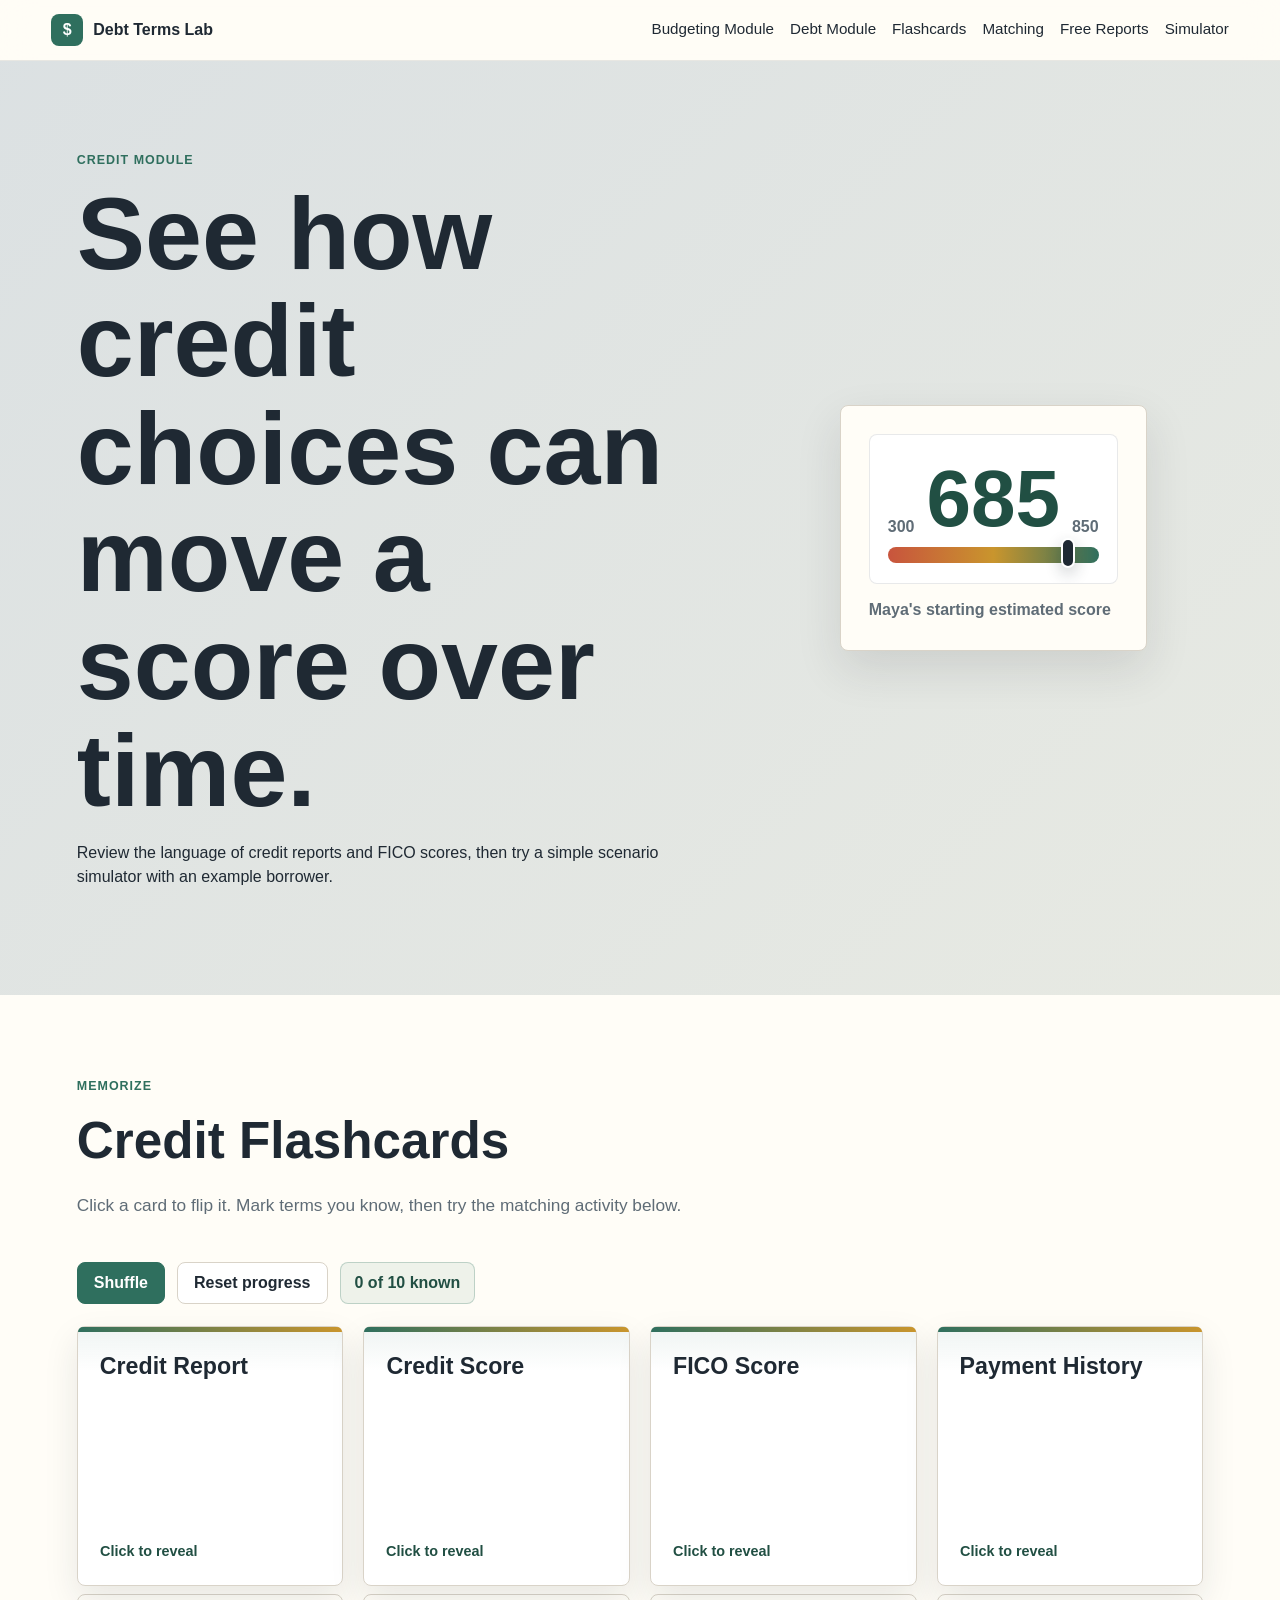
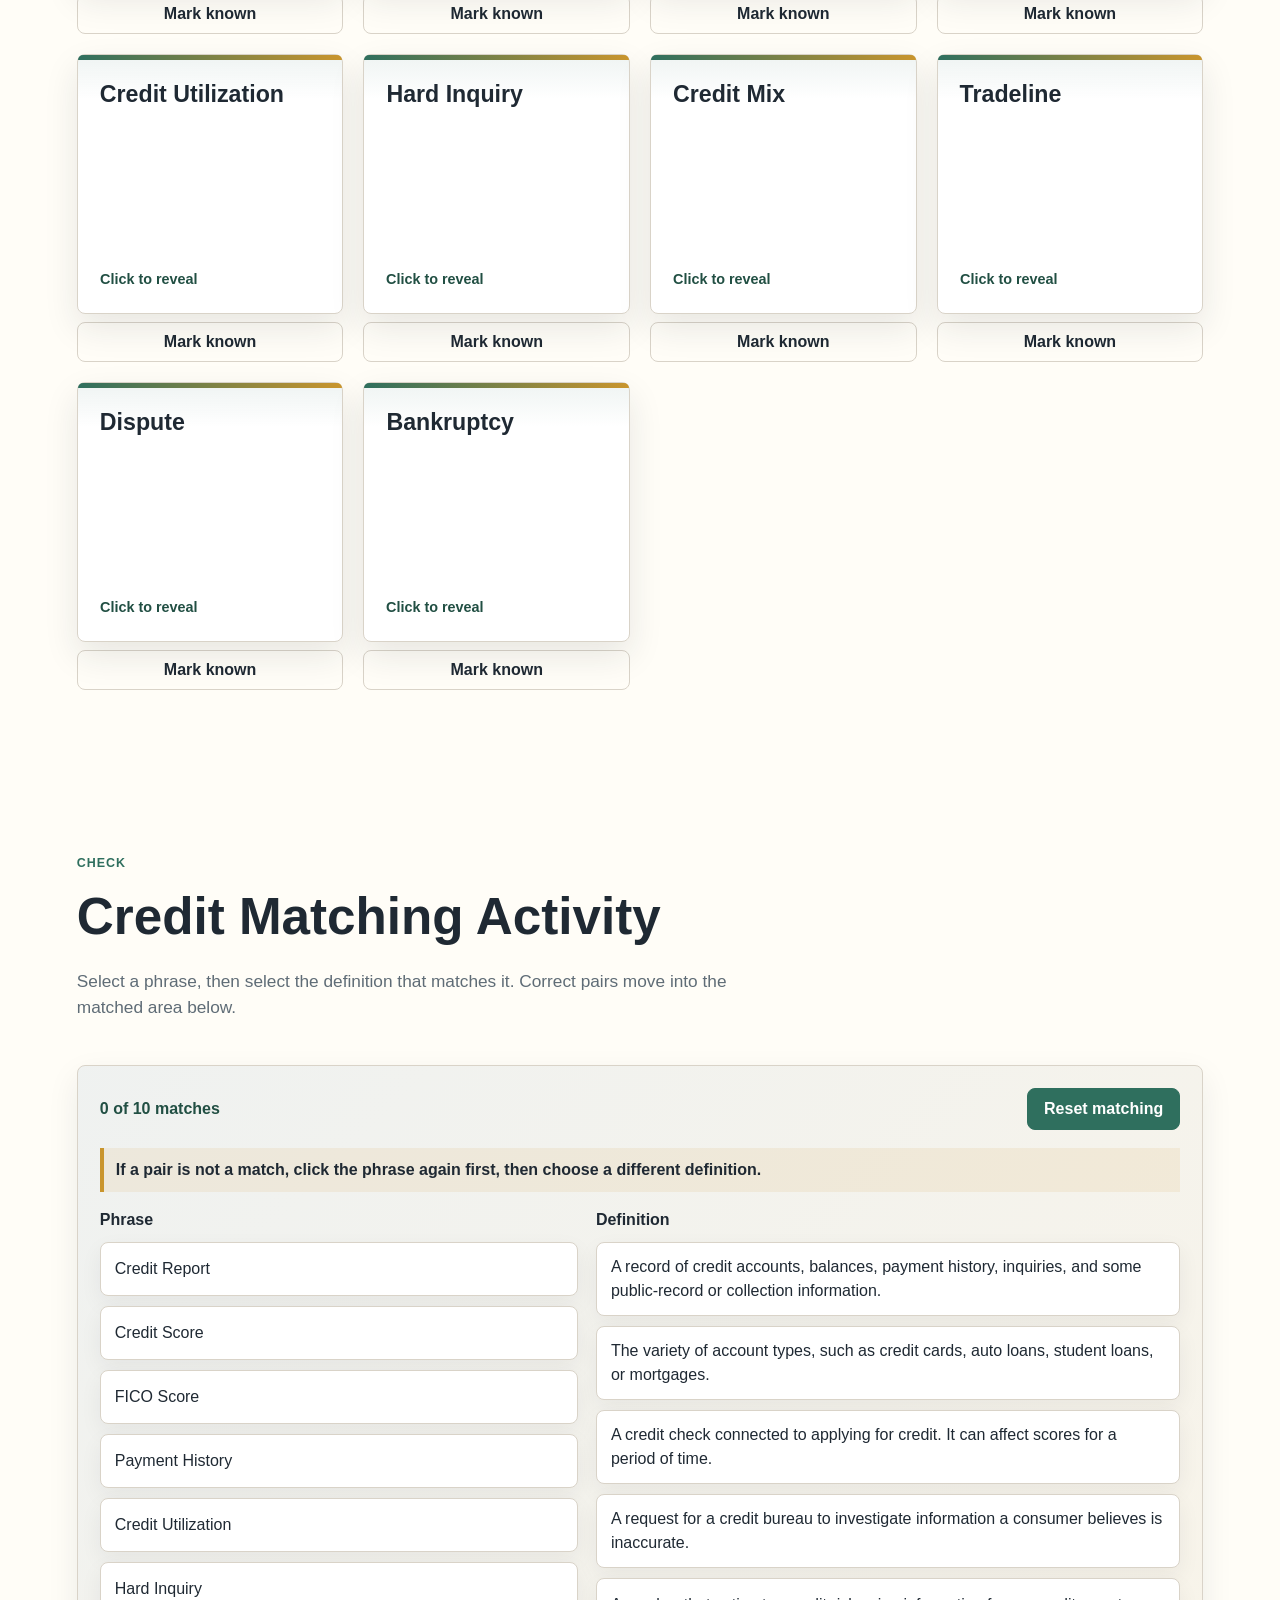
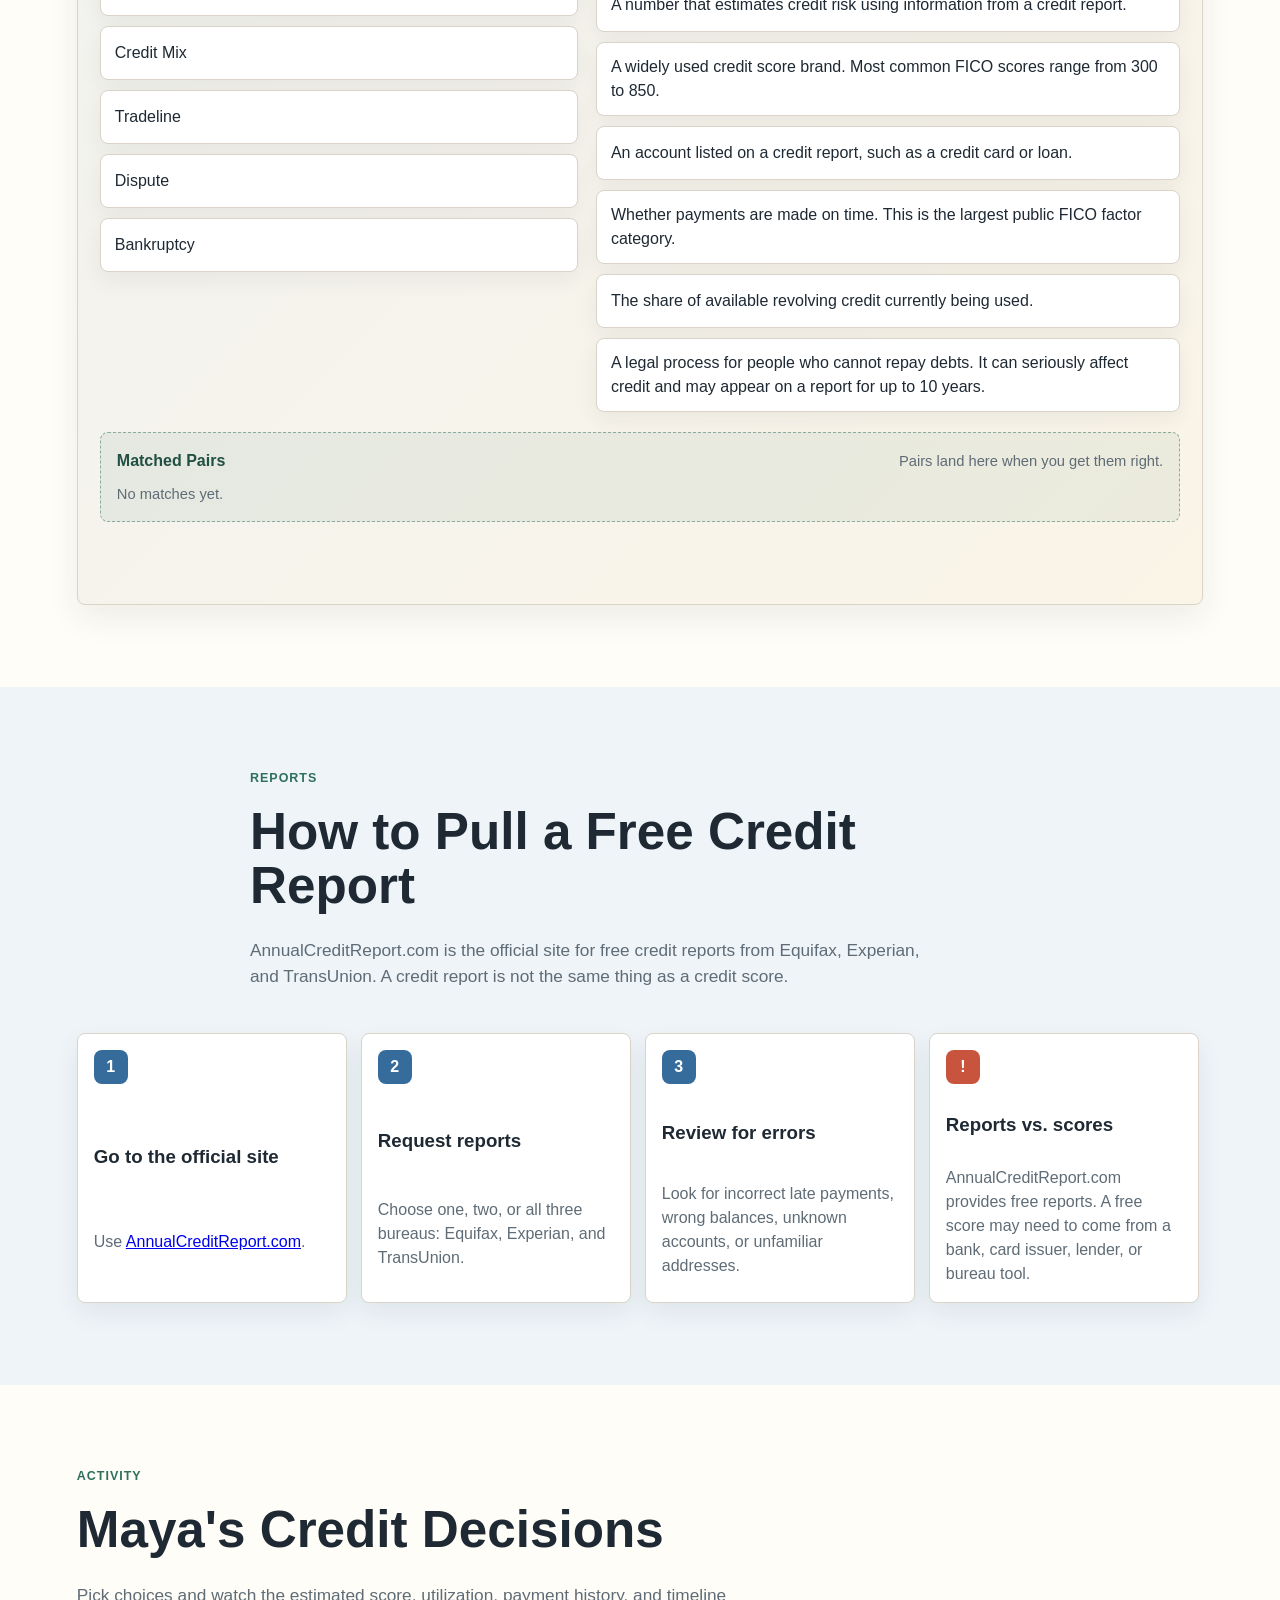
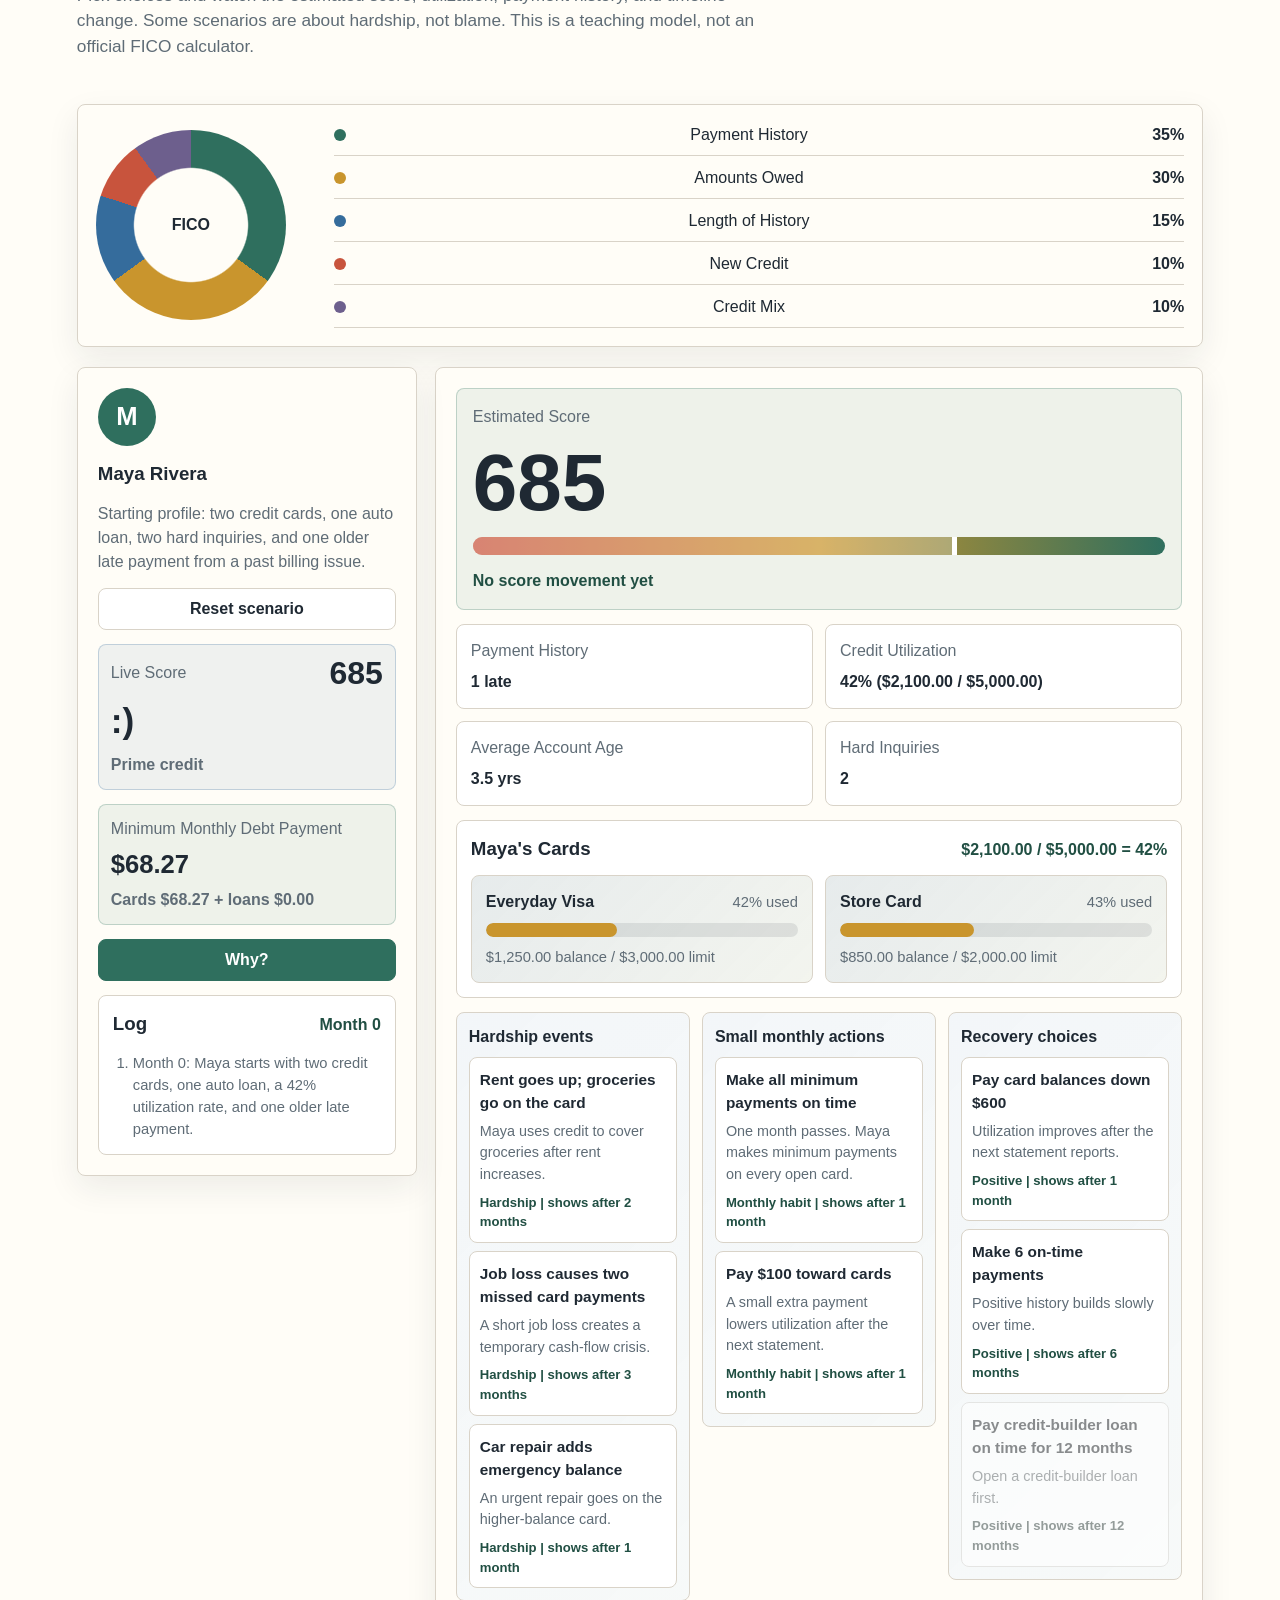
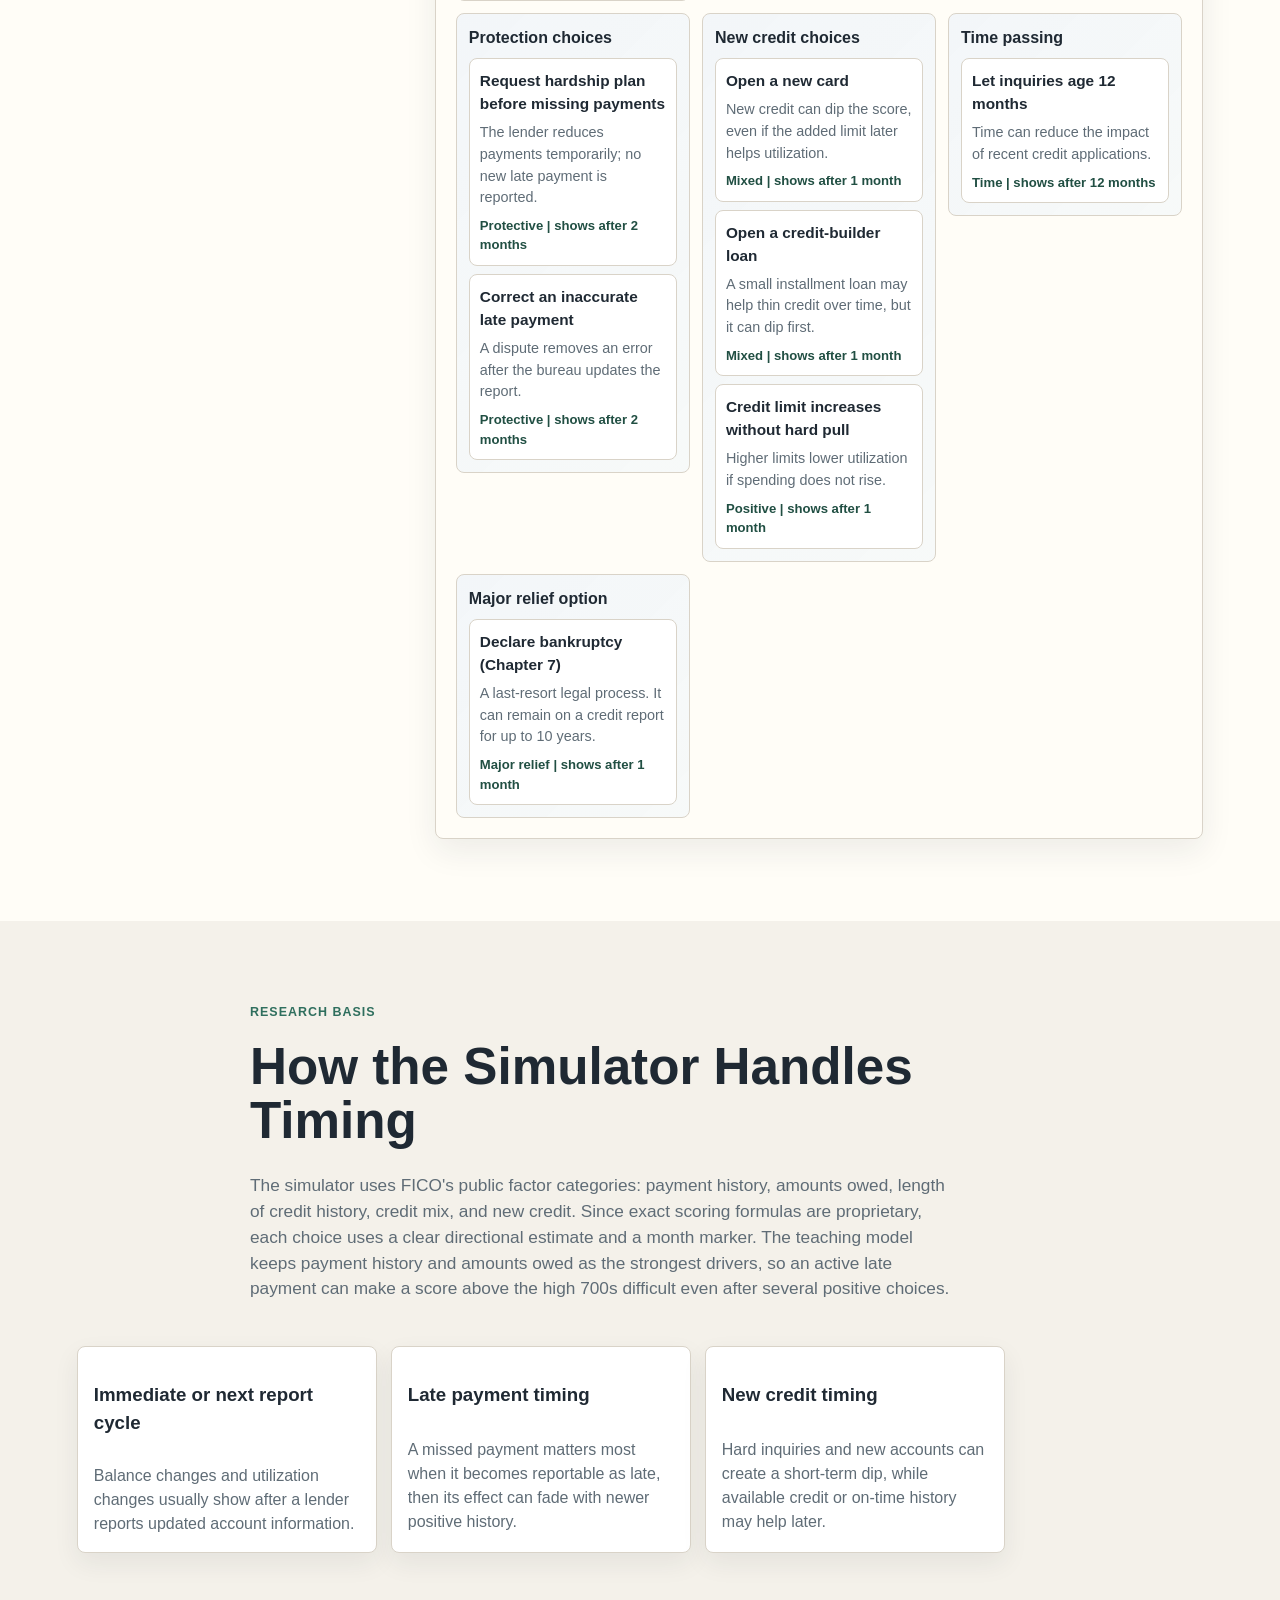
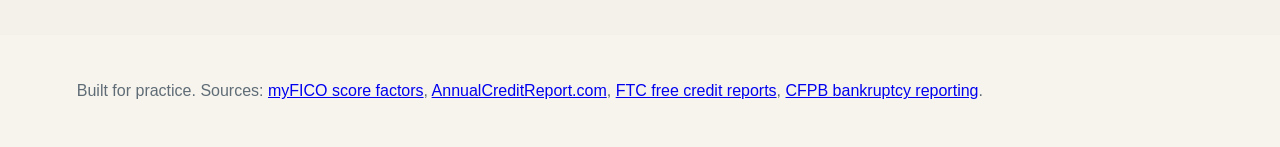
<file: credit.html>
<!doctype html>
<html lang="en">
  <head>
    <meta charset="utf-8">
    <meta name="viewport" content="width=device-width, initial-scale=1">
    <title>Credit Score Breakout Module</title>
    <link rel="stylesheet" href="styles.css">
  </head>
  <body>
    <header class="topbar">
      <a class="brand" href="index.html" aria-label="Debt Terms Lab home">
        <span class="brand-mark" aria-hidden="true">$</span>
        <span>Debt Terms Lab</span>
      </a>
      <nav class="nav" aria-label="Main navigation">
        <a href="budgeting.html">Budgeting Module</a>
        <a href="index.html">Debt Module</a>
        <a href="#credit-terms">Flashcards</a>
        <a href="#credit-matching">Matching</a>
        <a href="#free-report">Free Reports</a>
        <a href="#score-simulator">Simulator</a>
      </nav>
    </header>

    <main>
      <section class="credit-hero" aria-labelledby="credit-title">
        <div class="intro-copy">
          <p class="eyebrow">Credit module</p>
          <h1 id="credit-title">See how credit choices can move a score over time.</h1>
          <p>
            Review the language of credit reports and FICO scores, then try a simple
            scenario simulator with an example borrower.
          </p>
        </div>
        <div class="score-visual" aria-label="Illustration of credit score range">
          <div class="score-arc">
            <span>300</span>
            <strong>685</strong>
            <span>850</span>
          </div>
          <p>Maya's starting estimated score</p>
        </div>
      </section>

      <section class="module-band" id="credit-terms" aria-labelledby="credit-terms-title">
        <div class="section-heading">
          <p class="eyebrow">Memorize</p>
          <h2 id="credit-terms-title">Credit Flashcards</h2>
          <p>Click a card to flip it. Mark terms you know, then try the matching activity below.</p>
        </div>

        <div class="flashcard-actions" aria-label="Credit flashcard controls">
          <button class="button primary" id="shuffleCreditCards" type="button">Shuffle</button>
          <button class="button" id="resetCreditCards" type="button">Reset progress</button>
          <span class="progress-pill" id="creditCardProgress" aria-live="polite">0 of 0 known</span>
        </div>

        <div class="flashcard-grid" id="creditTermGrid"></div>
      </section>

      <section class="module-band quiz-band" id="credit-matching" aria-labelledby="credit-matching-title">
        <div class="section-heading">
          <p class="eyebrow">Check</p>
          <h2 id="credit-matching-title">Credit Matching Activity</h2>
          <p>Select a phrase, then select the definition that matches it. Correct pairs move into the matched area below.</p>
        </div>

        <div class="matching-box">
          <div class="matching-toolbar">
            <p class="matching-score" id="creditMatchingScore" aria-live="polite">0 matches</p>
            <button class="button primary" id="resetCreditMatching" type="button">Reset matching</button>
          </div>
          <p class="matching-help">
            If a pair is not a match, click the phrase again first, then choose a different definition.
          </p>
          <div class="matching-grid" aria-label="Credit terms matching activity">
            <div>
              <h3>Phrase</h3>
              <div class="match-column" id="creditTermColumn"></div>
            </div>
            <div>
              <h3>Definition</h3>
              <div class="match-column" id="creditDefinitionColumn"></div>
            </div>
          </div>
          <div class="matched-area" aria-live="polite">
            <div class="matched-area-header">
              <h3>Matched Pairs</h3>
              <span>Pairs land here when you get them right.</span>
            </div>
            <div class="matched-pairs" id="creditMatchedPairs">
              <p class="empty-match">No matches yet.</p>
            </div>
          </div>
          <p class="quiz-feedback" id="creditMatchingFeedback" aria-live="polite"></p>
        </div>
      </section>

      <section class="split-section credit-report-section" id="free-report" aria-labelledby="free-report-title">
        <div class="section-heading compact">
          <p class="eyebrow">Reports</p>
          <h2 id="free-report-title">How to Pull a Free Credit Report</h2>
          <p>
            AnnualCreditReport.com is the official site for free credit reports from Equifax,
            Experian, and TransUnion. A credit report is not the same thing as a credit score.
          </p>
        </div>

        <div class="report-steps">
          <div class="report-card">
            <span class="step-number">1</span>
            <h3>Go to the official site</h3>
            <p>Use <a href="https://www.annualcreditreport.com/" target="_blank" rel="noreferrer">AnnualCreditReport.com</a>.</p>
          </div>
          <div class="report-card">
            <span class="step-number">2</span>
            <h3>Request reports</h3>
            <p>Choose one, two, or all three bureaus: Equifax, Experian, and TransUnion.</p>
          </div>
          <div class="report-card">
            <span class="step-number">3</span>
            <h3>Review for errors</h3>
            <p>Look for incorrect late payments, wrong balances, unknown accounts, or unfamiliar addresses.</p>
          </div>
          <div class="report-card important-note">
            <span class="step-number">!</span>
            <h3>Reports vs. scores</h3>
            <p>AnnualCreditReport.com provides free reports. A free score may need to come from a bank, card issuer, lender, or bureau tool.</p>
          </div>
        </div>
      </section>

      <section class="module-band" id="score-simulator" aria-labelledby="simulator-title">
        <div class="section-heading">
          <p class="eyebrow">Activity</p>
          <h2 id="simulator-title">Maya's Credit Decisions</h2>
          <p>
            Pick choices and watch the estimated score, utilization, payment history, and timeline change.
            Some scenarios are about hardship, not blame. This is a teaching model, not an official FICO calculator.
          </p>
        </div>

        <div class="fico-wheel-card" aria-label="FICO public factor categories">
          <div class="fico-donut" aria-hidden="true">
            <span>FICO</span>
          </div>
          <div class="fico-legend">
            <div><span class="legend-dot payment"></span>Payment History <strong>35%</strong></div>
            <div><span class="legend-dot owed"></span>Amounts Owed <strong>30%</strong></div>
            <div><span class="legend-dot age"></span>Length of History <strong>15%</strong></div>
            <div><span class="legend-dot new"></span>New Credit <strong>10%</strong></div>
            <div><span class="legend-dot mix"></span>Credit Mix <strong>10%</strong></div>
          </div>
        </div>

        <div class="simulator-layout">
          <aside class="person-card" aria-label="Example credit profile">
            <div class="avatar-circle" aria-hidden="true">M</div>
            <h3>Maya Rivera</h3>
            <p>Starting profile: two credit cards, one auto loan, two hard inquiries, and one older late payment from a past billing issue.</p>
            <button class="button" id="resetCreditScenario" type="button">Reset scenario</button>
            <div class="sidebar-score" aria-live="polite">
              <span>Live Score</span>
              <strong id="sidebarScore">685</strong>
              <div class="score-face" id="scoreFace" aria-hidden="true">:|</div>
              <p id="scoreMood">Prime credit</p>
            </div>
            <div class="sidebar-debt-payment" aria-live="polite">
              <span>Minimum Monthly Debt Payment</span>
              <strong id="minimumDebtPayment">$0.00</strong>
              <p id="minimumDebtDetail">Cards plus installment loans</p>
            </div>
            <div class="why-card">
              <button class="button primary" id="whyScoreButton" type="button">Why?</button>
              <div class="why-panel" id="whyScorePanel" hidden aria-live="polite"></div>
            </div>
            <div class="timeline-card sidebar-log">
              <div class="timeline-header">
                <h3>Log</h3>
                <span id="timelineMonth">Month 0</span>
              </div>
              <ol class="timeline-list" id="timelineList"></ol>
            </div>
          </aside>

          <section class="score-dashboard" aria-live="polite">
            <div class="score-panel">
              <span>Estimated Score</span>
              <strong id="simScore">685</strong>
              <div class="score-meter" aria-hidden="true">
                <span id="scoreMeterFill"></span>
              </div>
              <p id="scoreChange">Starting point</p>
            </div>

            <div class="factor-grid">
              <div>
                <span>Payment History</span>
                <strong id="paymentHistory">1 late</strong>
              </div>
              <div>
                <span>Credit Utilization</span>
                <strong id="creditUtilization">42%</strong>
              </div>
              <div>
                <span>Average Account Age</span>
                <strong id="accountAge">3.5 yrs</strong>
              </div>
              <div>
                <span>Hard Inquiries</span>
                <strong id="hardInquiries">2</strong>
              </div>
            </div>

            <div class="card-utilization-panel">
              <div class="timeline-header">
                <h3>Maya's Cards</h3>
                <span id="utilizationFormula">$0 / $0</span>
              </div>
              <div class="credit-card-list" id="creditCardList"></div>
            </div>

            <div class="decision-grid" id="decisionGrid"></div>
          </section>
        </div>
      </section>

      <section class="split-section source-section" aria-labelledby="source-title">
        <div class="section-heading compact">
          <p class="eyebrow">Research basis</p>
          <h2 id="source-title">How the Simulator Handles Timing</h2>
          <p>
            The simulator uses FICO's public factor categories: payment history, amounts owed,
            length of credit history, credit mix, and new credit. Since exact scoring formulas are
            proprietary, each choice uses a clear directional estimate and a month marker. The
            teaching model keeps payment history and amounts owed as the strongest drivers, so
            an active late payment can make a score above the high 700s difficult even after
            several positive choices.
          </p>
        </div>
        <div class="source-grid">
          <div class="report-card">
            <h3>Immediate or next report cycle</h3>
            <p>Balance changes and utilization changes usually show after a lender reports updated account information.</p>
          </div>
          <div class="report-card">
            <h3>Late payment timing</h3>
            <p>A missed payment matters most when it becomes reportable as late, then its effect can fade with newer positive history.</p>
          </div>
          <div class="report-card">
            <h3>New credit timing</h3>
            <p>Hard inquiries and new accounts can create a short-term dip, while available credit or on-time history may help later.</p>
          </div>
        </div>
      </section>
    </main>

    <footer class="footer">
      <p>
        Built for practice. Sources:
        <a href="https://www.myfico.com/credit-education/whats-in-your-credit-score" target="_blank" rel="noreferrer">myFICO score factors</a>,
        <a href="https://www.annualcreditreport.com/" target="_blank" rel="noreferrer">AnnualCreditReport.com</a>,
        <a href="https://consumer.ftc.gov/articles/free-credit-reports" target="_blank" rel="noreferrer">FTC free credit reports</a>,
        <a href="https://www.consumerfinance.gov/ask-cfpb/how-long-does-a-bankruptcy-appear-on-credit-reports-en-325/" target="_blank" rel="noreferrer">CFPB bankruptcy reporting</a>.
      </p>
    </footer>

    <script src="credit.js"></script>
  </body>
</html>
</file>
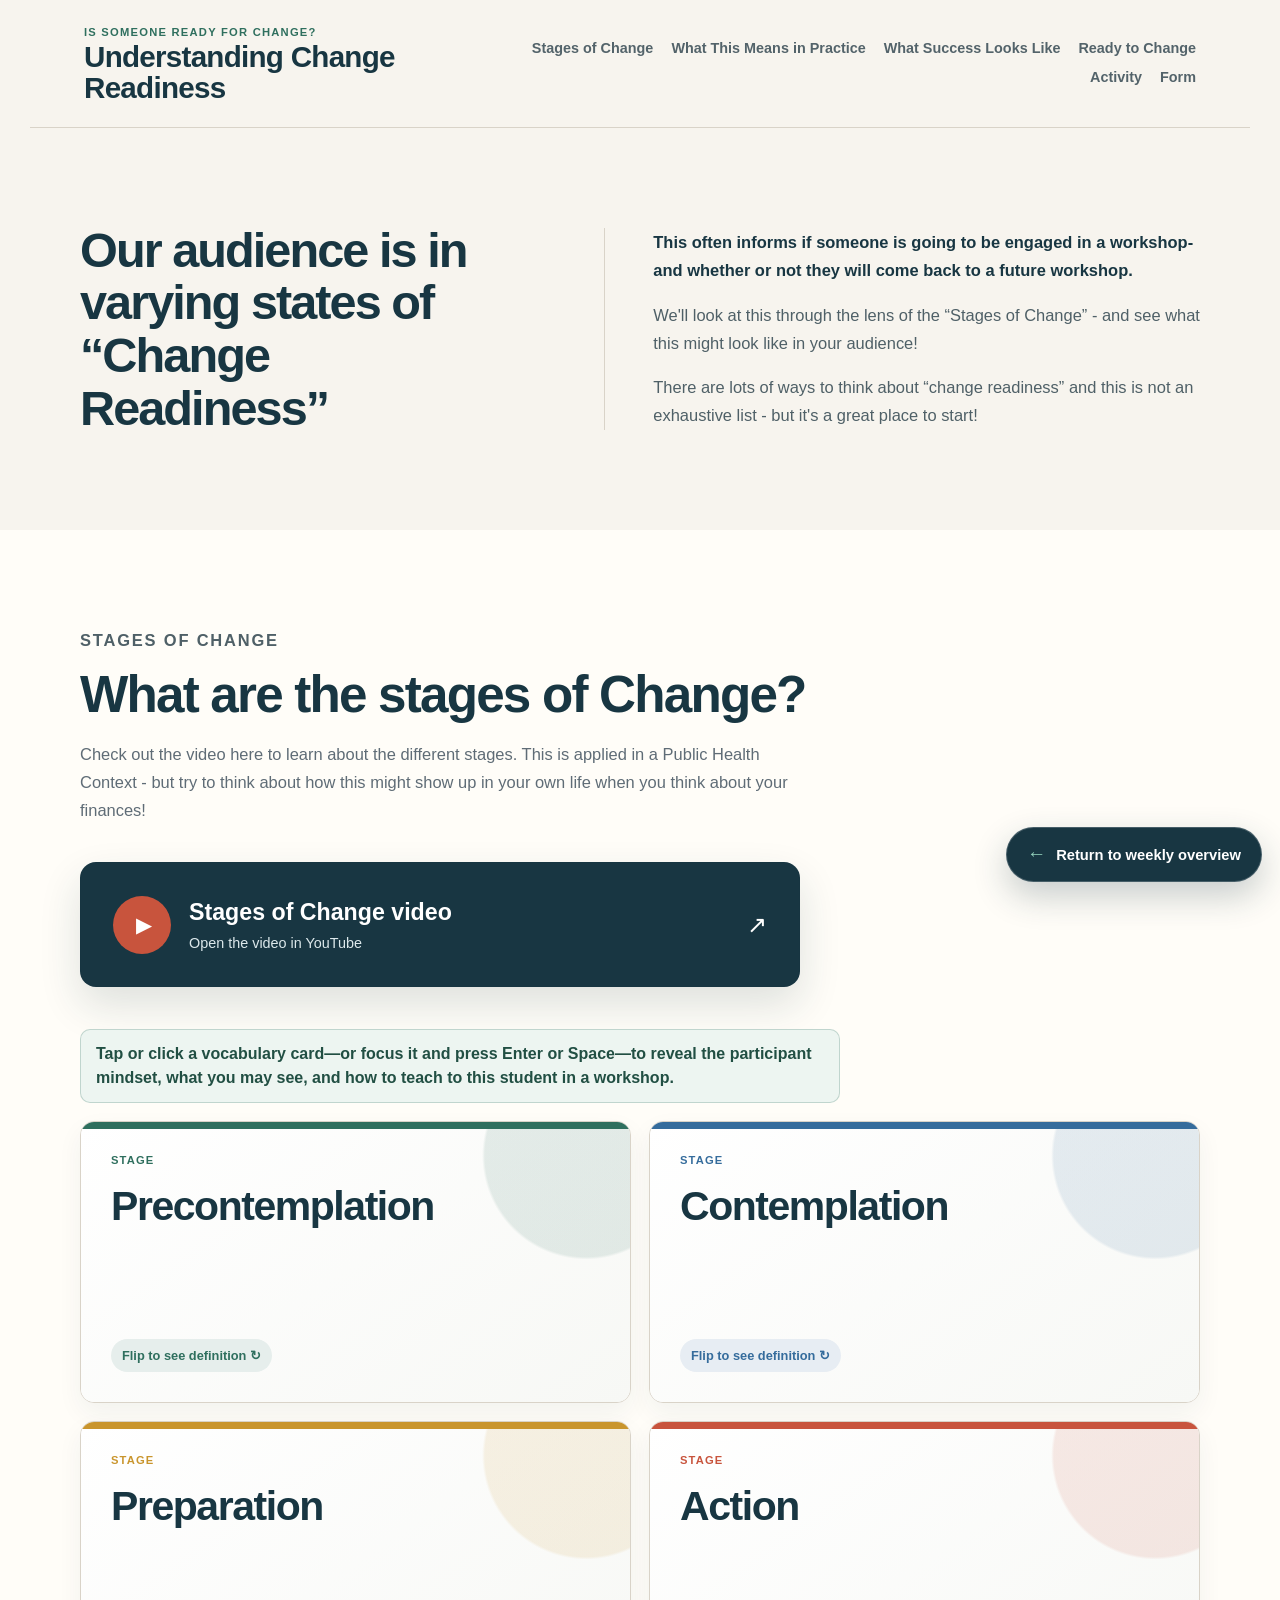
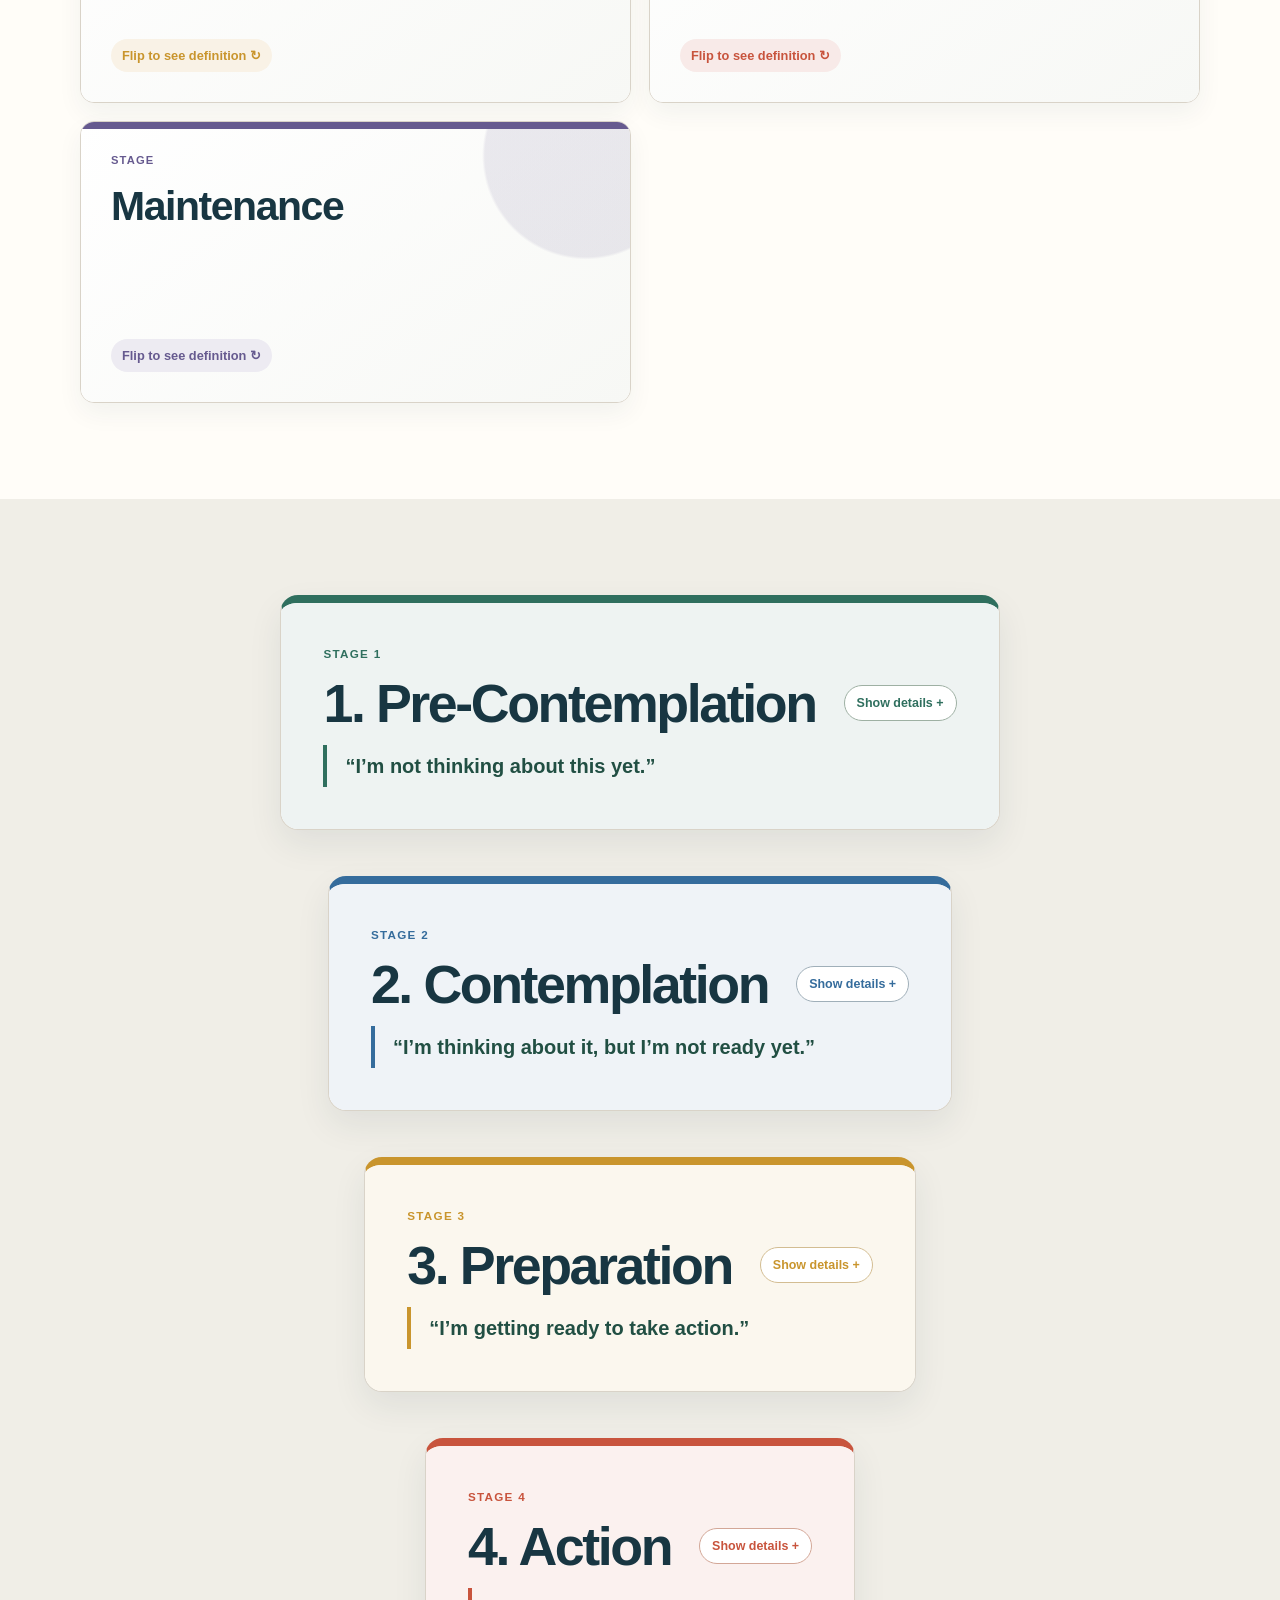
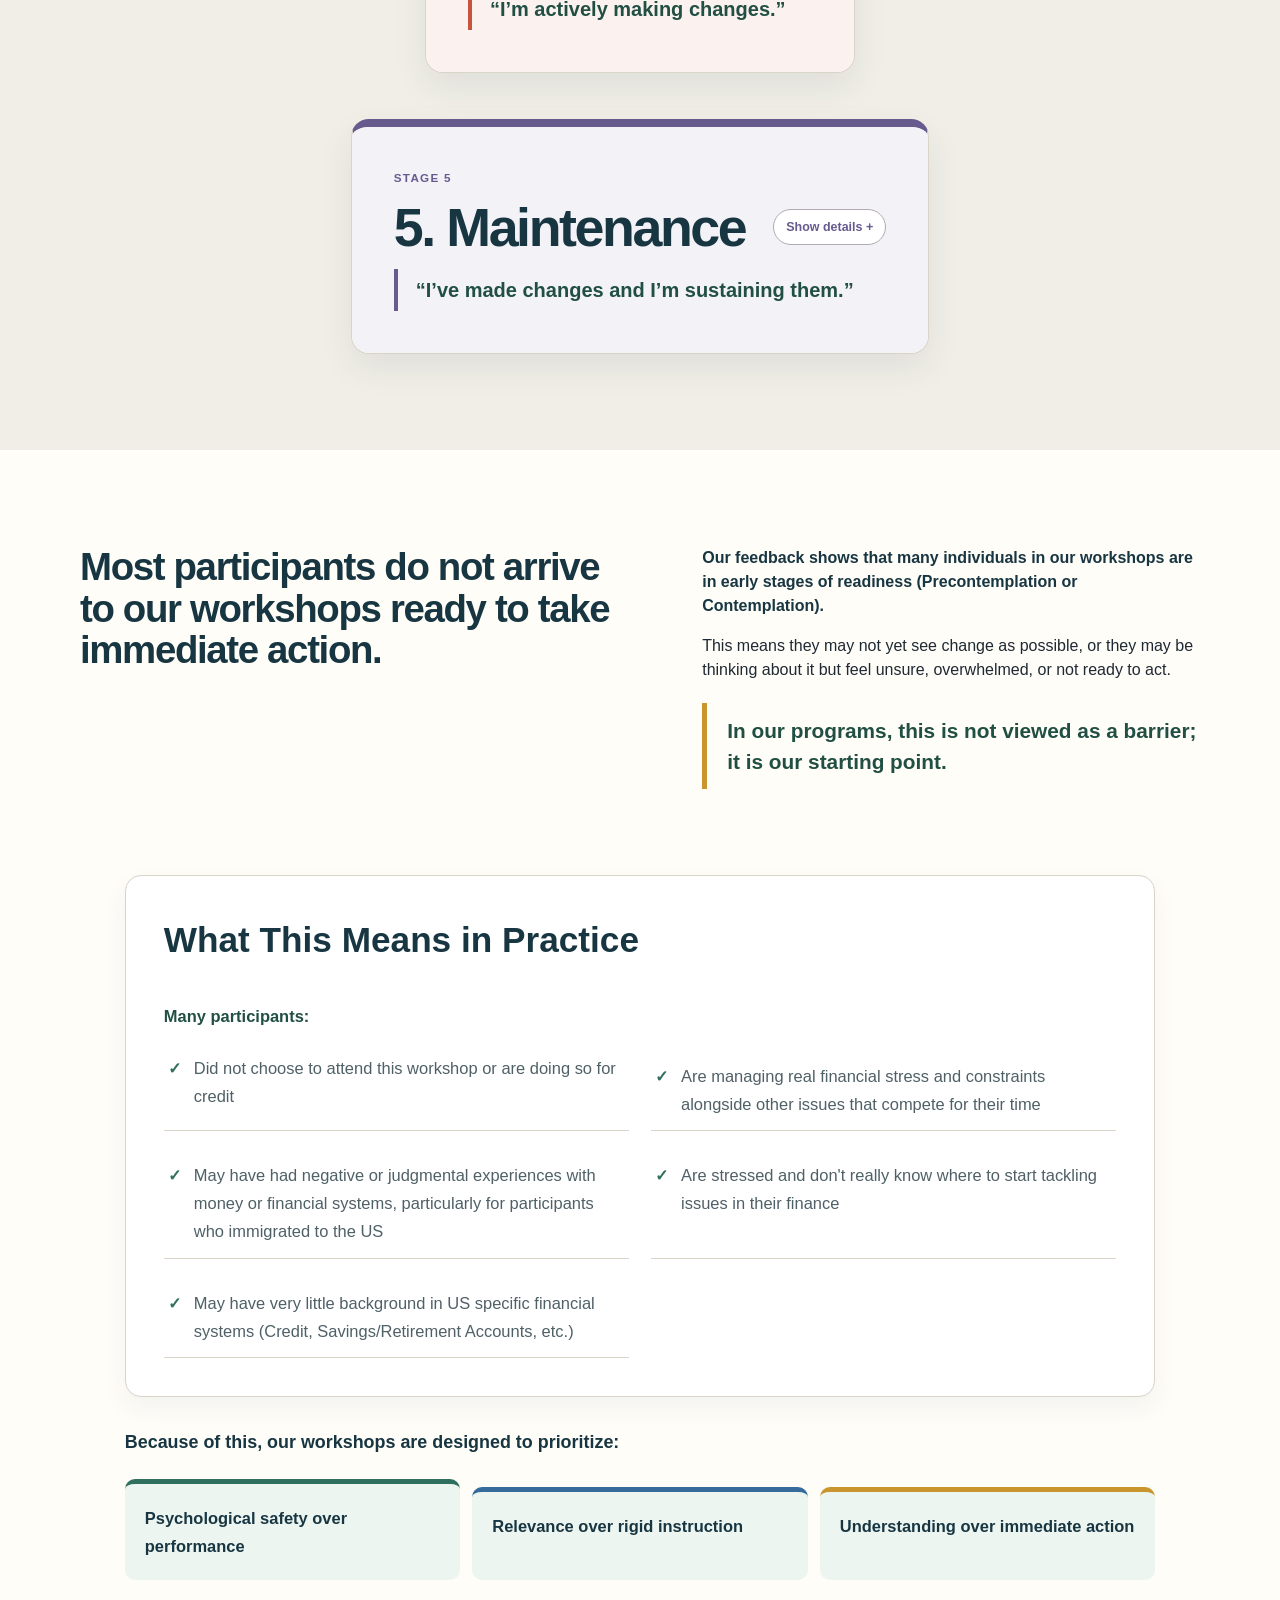
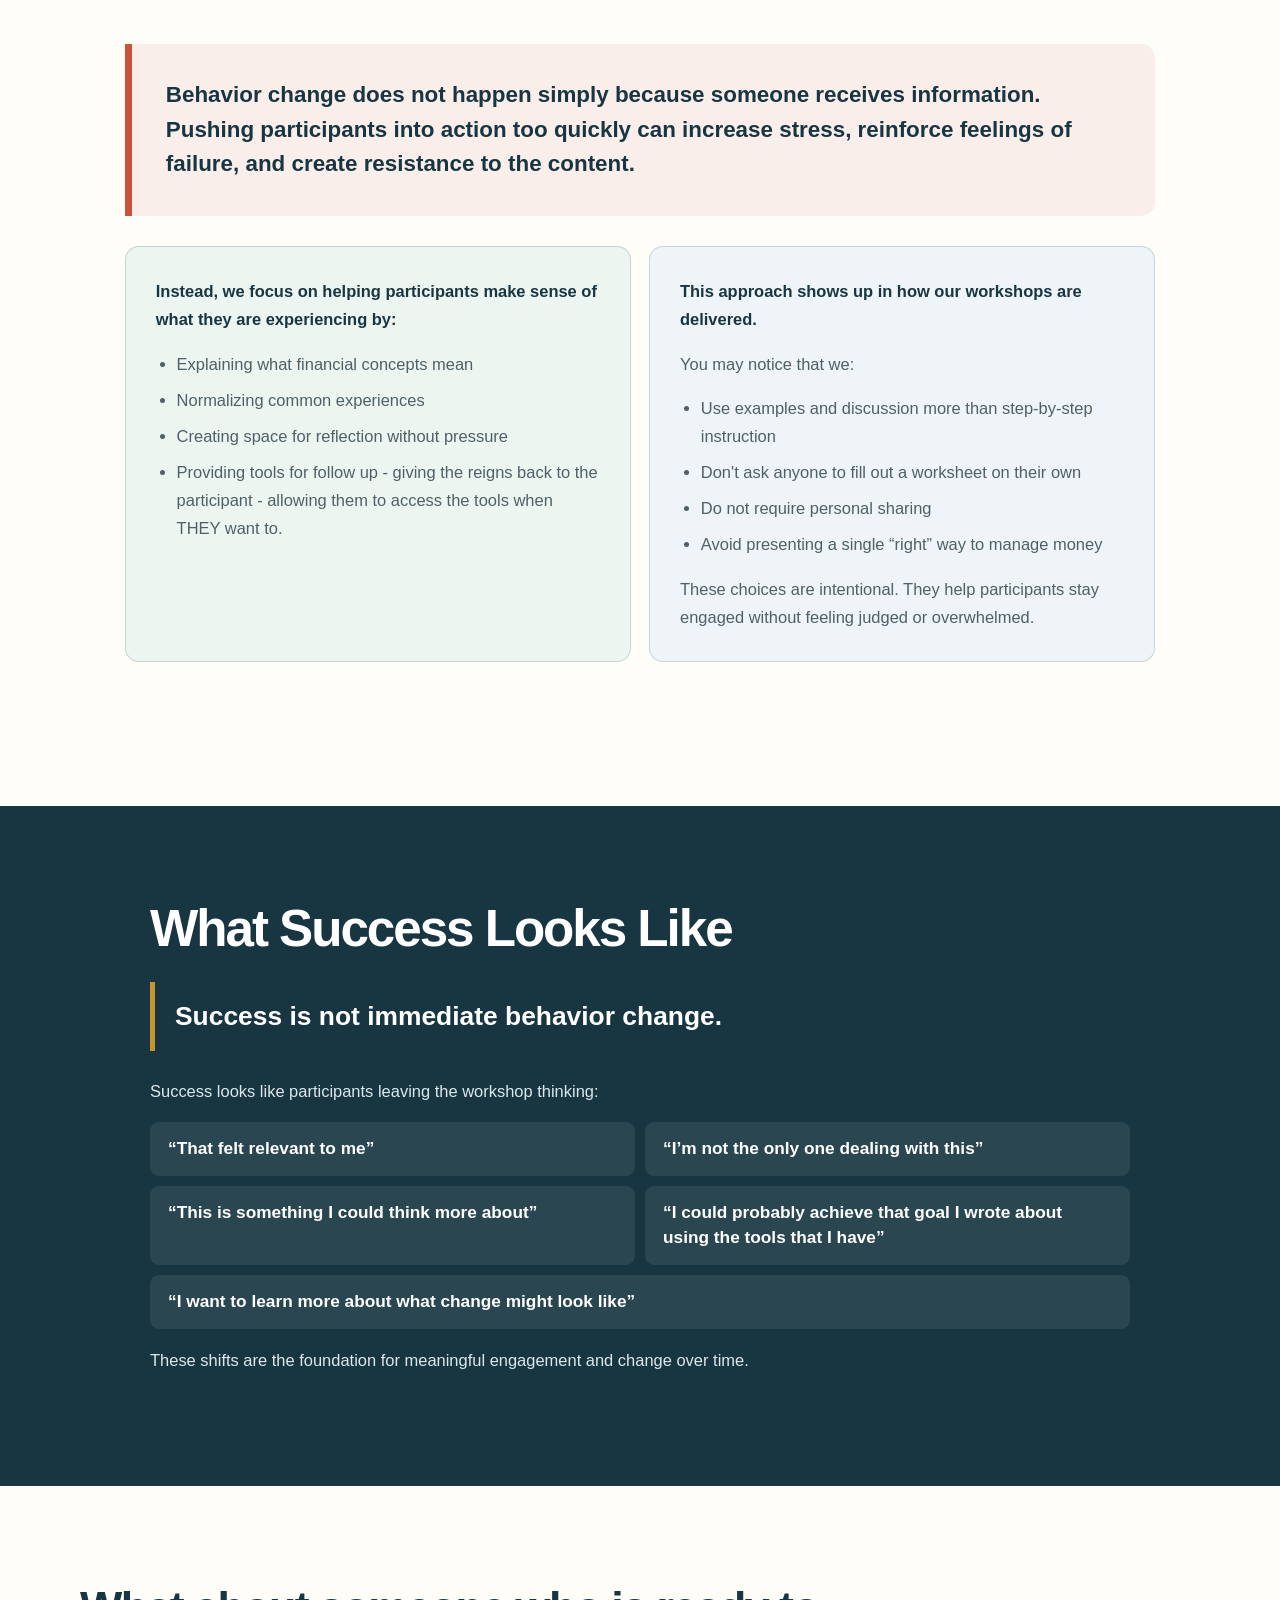
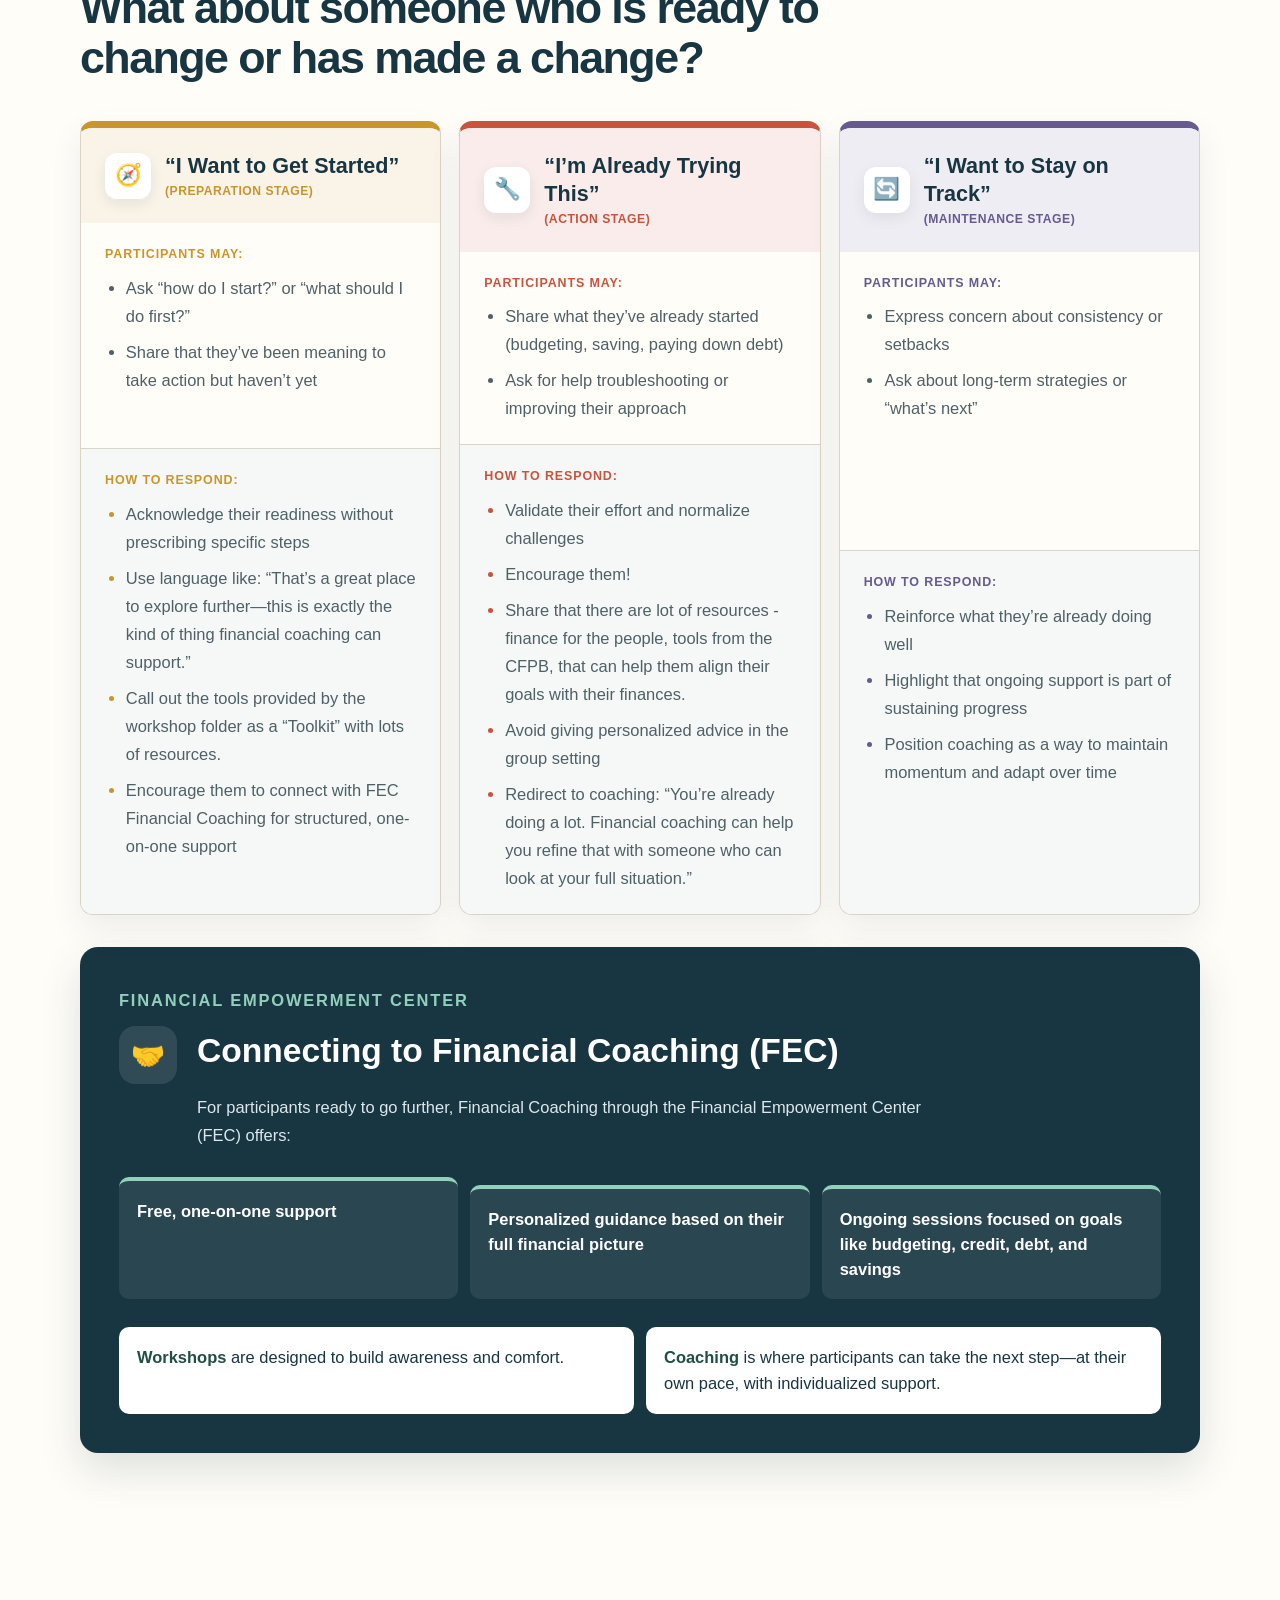
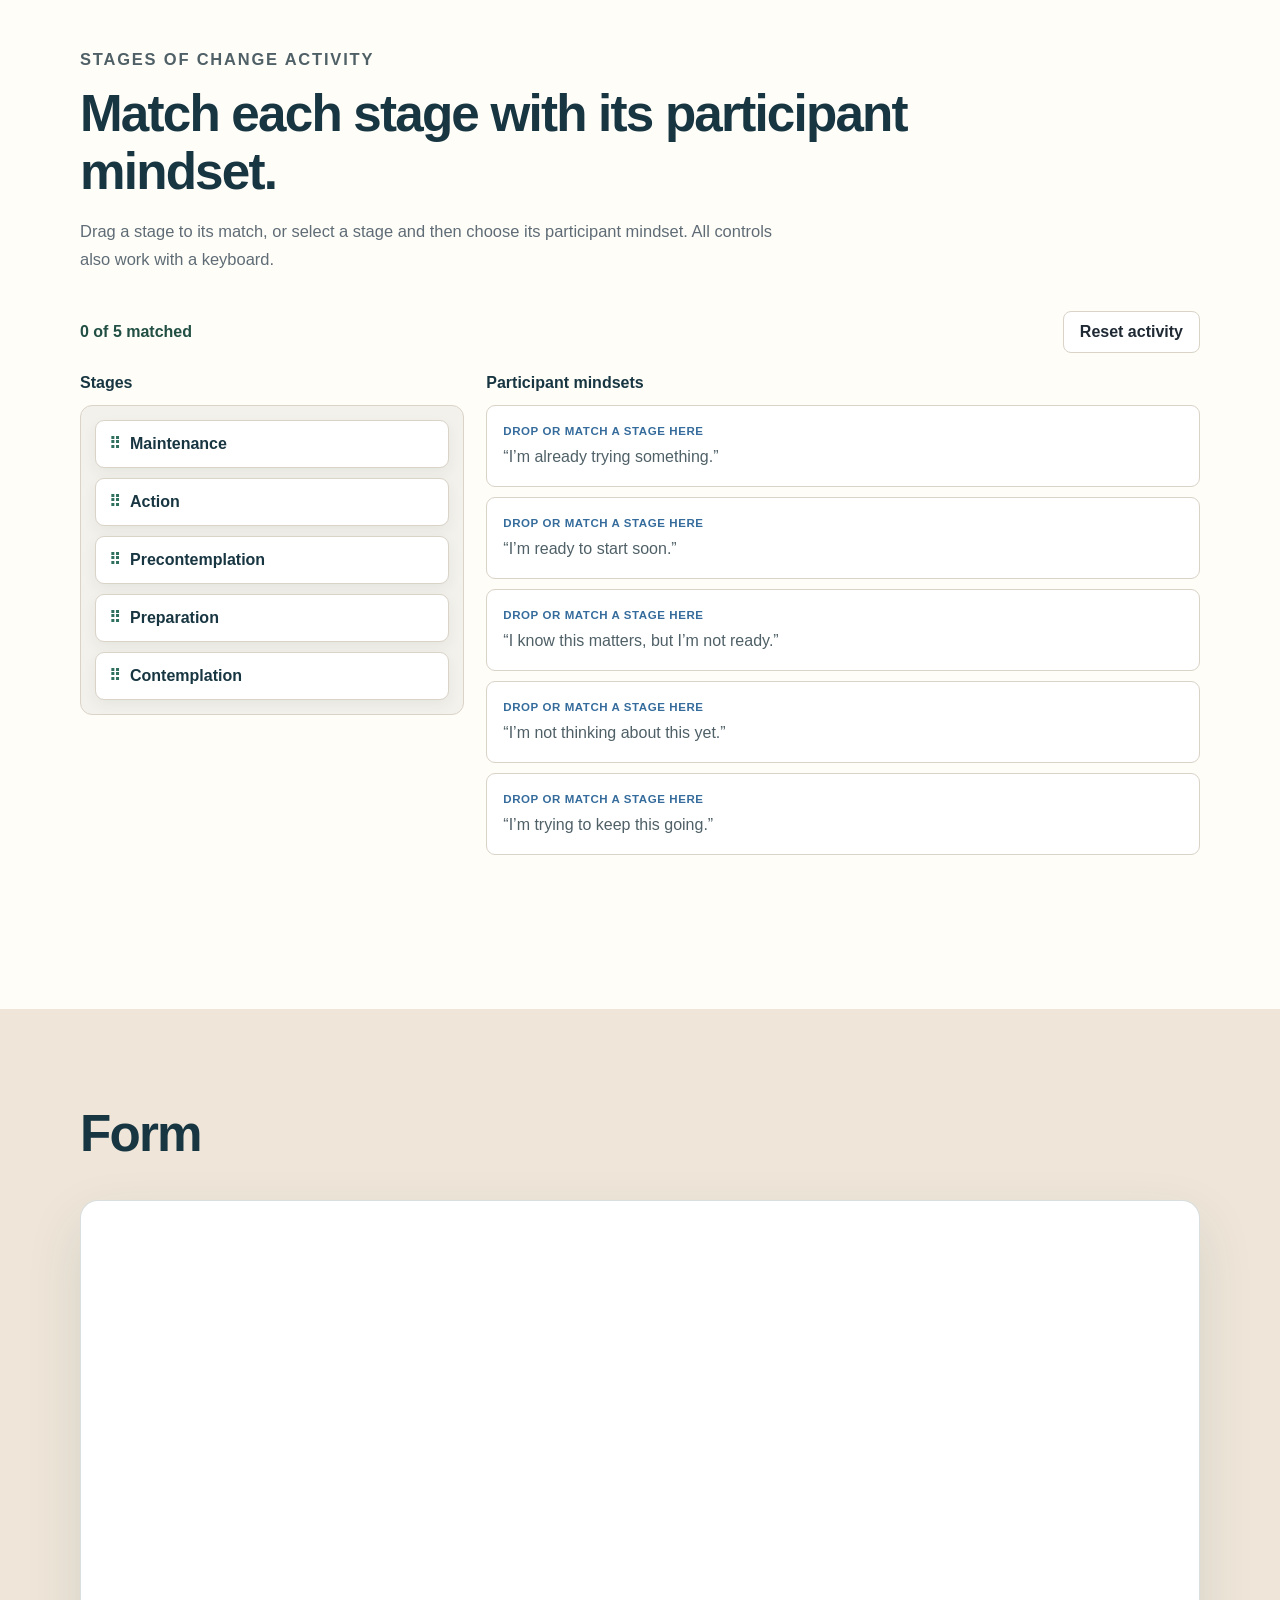
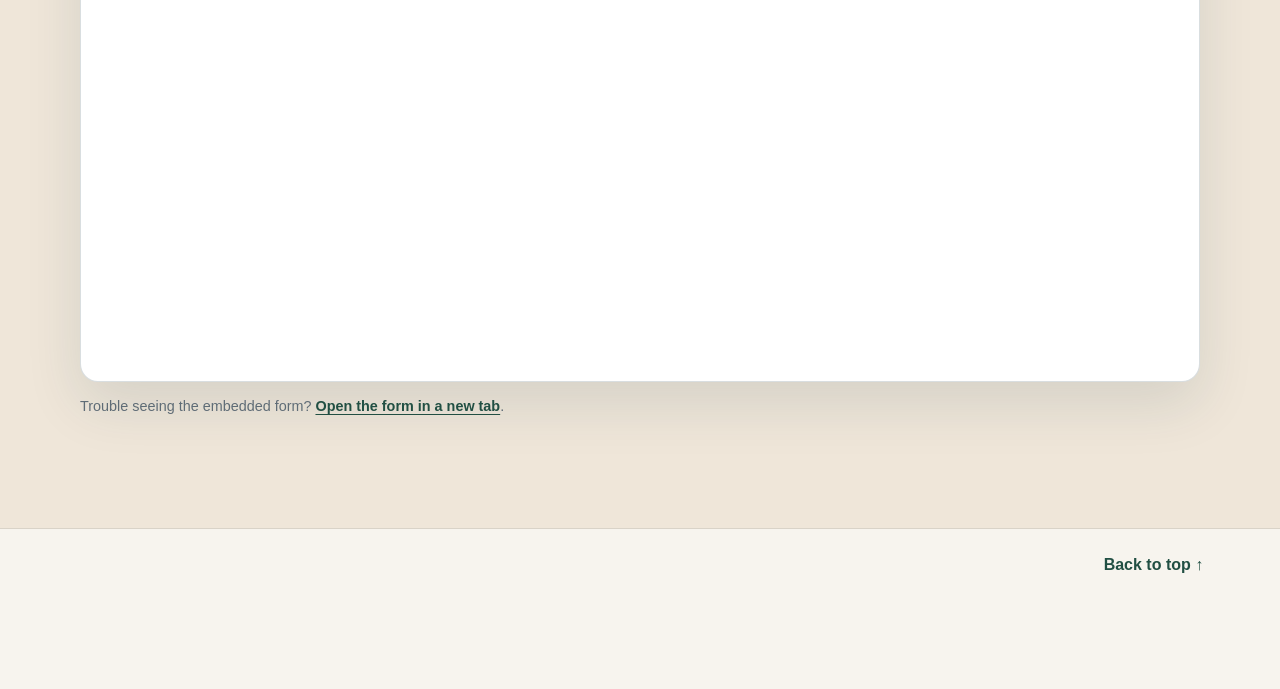
<file: PsyofMoney.html>
<!doctype html>
<html lang="en">
  <head>
    <meta charset="utf-8">
    <meta name="viewport" content="width=device-width, initial-scale=1">
    <meta name="description" content="Understanding change readiness and the stages of change in financial workshops.">
    <title>Understanding Change Readiness</title>
    <link rel="stylesheet" href="styles.css">
    <link rel="stylesheet" href="PsyofMoney.css">
  </head>
  <body class="budgeting-page budgeting-original change-readiness-page">
    <a class="skip-link" href="#main-content">Skip to main content</a>

    <header class="original-module-header" id="top">
      <div class="original-title-lockup">
        <p>Is Someone Ready for Change?</p>
        <h1>Understanding Change Readiness</h1>
      </div>
      <nav aria-label="Change readiness module sections">
        <a href="#stages">Stages of Change</a>
        <a href="#practice-meaning">What This Means in Practice</a>
        <a href="#success">What Success Looks Like</a>
        <a href="#ready-to-change">Ready to Change</a>
        <a href="#activity">Activity</a>
        <a href="#form">Form</a>
      </nav>
    </header>

    <main id="main-content">
      <section class="readiness-opening" aria-labelledby="opening-title">
        <div class="opening-layout">
          <div class="opening-heading">
            <h2 id="opening-title">
              <span class="opening-focus">Our audience is in varying states of “Change Readiness”</span>
            </h2>
          </div>
          <div class="opening-copy">
            <p>This often informs if someone is going to be engaged in a workshop- and whether or not they will come back to a future workshop.</p>
            <p>We'll look at this through the lens of the “Stages of Change” - and see what this might look like in your audience!</p>
            <p>There are lots of ways to think about “change readiness” and this is not an exhaustive list - but it's a great place to start!</p>
          </div>
        </div>
      </section>

      <section class="lesson-section" id="stages" aria-labelledby="stages-title">
        <div class="lesson-section-heading">
          <p class="lesson-label">Stages of Change</p>
          <h2 id="stages-title">What are the stages of Change?</h2>
          <p>Check out the video here to learn about the different stages. This is applied in a Public Health Context - but try to think about how this might show up in your own life when you think about your finances!</p>
        </div>

        <div class="video-shell">
          <a class="video-link-card" href="https://www.youtube.com/watch?v=sXxGWoXch0o" target="_blank" rel="noreferrer">
            <span class="video-play" aria-hidden="true">▶</span>
            <span><strong>Stages of Change video</strong><small>Open the video in YouTube</small></span>
            <span class="video-arrow" aria-hidden="true">↗</span>
          </a>
        </div>

        <div class="vocabulary-intro">
          <p class="flip-instruction">Tap or click a vocabulary card—or focus it and press Enter or Space—to reveal the participant mindset, what you may see, and how to teach to this student in a workshop.</p>
        </div>

        <div class="definition-group stage-card-grid" aria-label="Stages of Change vocabulary cards">
          <article class="original-definition-card flip-card accent-green">
            <button class="flip-card-front" type="button" aria-expanded="false" aria-controls="stage-precontemplation-back" aria-label="Precontemplation. Show definition.">
              <span class="flip-card-category">Stage</span>
              <span class="flip-card-term">Precontemplation</span>
              <span class="flip-card-prompt">Flip to see definition ↻</span>
            </button>
            <div class="flip-card-back" id="stage-precontemplation-back" role="region" aria-labelledby="stage-precontemplation-title" tabindex="-1" hidden>
              <div class="flip-card-back-heading"><p class="flip-card-category">Stage</p><h3 class="flip-card-back-title" id="stage-precontemplation-title">Precontemplation</h3></div>
              <div class="definition-card-content">
                <dl class="stage-definition">
                  <div><dt>Participant mindset</dt><dd>“I’m not thinking about this yet.”</dd></div>
                  <div><dt>What you may actually see in the workshop</dt><dd>Attends because required or incentivized; gives short answers; may not connect activities to their own life yet</dd></div>
                  <div><dt>How to teach to this student in a workshop…</dt><dd>Keep examples relatable, low-pressure, and nonjudgmental</dd></div>
                </dl>
              </div>
              <button class="flip-card-close" type="button" aria-label="Hide the definition for Precontemplation and show the term.">Flip back to term ↺</button>
            </div>
          </article>

          <article class="original-definition-card flip-card accent-blue">
            <button class="flip-card-front" type="button" aria-expanded="false" aria-controls="stage-contemplation-back" aria-label="Contemplation. Show definition.">
              <span class="flip-card-category">Stage</span>
              <span class="flip-card-term">Contemplation</span>
              <span class="flip-card-prompt">Flip to see definition ↻</span>
            </button>
            <div class="flip-card-back" id="stage-contemplation-back" role="region" aria-labelledby="stage-contemplation-title" tabindex="-1" hidden>
              <div class="flip-card-back-heading"><p class="flip-card-category">Stage</p><h3 class="flip-card-back-title" id="stage-contemplation-title">Contemplation</h3></div>
              <div class="definition-card-content">
                <dl class="stage-definition">
                  <div><dt>Participant mindset</dt><dd>“I know this matters, but I’m not ready.”</dd></div>
                  <div><dt>What you may actually see in the workshop</dt><dd>Follows along and reacts to examples; says things like “I should probably…” but avoids firm plans</dd></div>
                  <div><dt>How to teach to this student in a workshop…</dt><dd>Help them name barriers and identify one possible next step</dd></div>
                </dl>
              </div>
              <button class="flip-card-close" type="button" aria-label="Hide the definition for Contemplation and show the term.">Flip back to term ↺</button>
            </div>
          </article>

          <article class="original-definition-card flip-card accent-gold">
            <button class="flip-card-front" type="button" aria-expanded="false" aria-controls="stage-preparation-back" aria-label="Preparation. Show definition.">
              <span class="flip-card-category">Stage</span>
              <span class="flip-card-term">Preparation</span>
              <span class="flip-card-prompt">Flip to see definition ↻</span>
            </button>
            <div class="flip-card-back" id="stage-preparation-back" role="region" aria-labelledby="stage-preparation-title" tabindex="-1" hidden>
              <div class="flip-card-back-heading"><p class="flip-card-category">Stage</p><h3 class="flip-card-back-title" id="stage-preparation-title">Preparation</h3></div>
              <div class="definition-card-content">
                <dl class="stage-definition">
                  <div><dt>Participant mindset</dt><dd>“I’m ready to start soon.”</dd></div>
                  <div><dt>What you may actually see in the workshop</dt><dd>Asks practical questions; starts filling out tools; wants reassurance they are doing it correctly</dd></div>
                  <div><dt>How to teach to this student in a workshop…</dt><dd>Give clear steps, examples, and simple planning support - coaching referral</dd></div>
                </dl>
              </div>
              <button class="flip-card-close" type="button" aria-label="Hide the definition for Preparation and show the term.">Flip back to term ↺</button>
            </div>
          </article>

          <article class="original-definition-card flip-card accent-coral">
            <button class="flip-card-front" type="button" aria-expanded="false" aria-controls="stage-action-back" aria-label="Action. Show definition.">
              <span class="flip-card-category">Stage</span>
              <span class="flip-card-term">Action</span>
              <span class="flip-card-prompt">Flip to see definition ↻</span>
            </button>
            <div class="flip-card-back" id="stage-action-back" role="region" aria-labelledby="stage-action-title" tabindex="-1" hidden>
              <div class="flip-card-back-heading"><p class="flip-card-category">Stage</p><h3 class="flip-card-back-title" id="stage-action-title">Action</h3></div>
              <div class="definition-card-content">
                <dl class="stage-definition">
                  <div><dt>Participant mindset</dt><dd>“I’m already trying something.”</dd></div>
                  <div><dt>What you may actually see in the workshop</dt><dd>Shares what they’ve tried; asks specific troubleshooting questions; notices what is and isn’t working</dd></div>
                  <div><dt>How to teach to this student in a workshop…</dt><dd>Reinforce progress and help adjust the plan -coaching referral</dd></div>
                </dl>
              </div>
              <button class="flip-card-close" type="button" aria-label="Hide the definition for Action and show the term.">Flip back to term ↺</button>
            </div>
          </article>

          <article class="original-definition-card flip-card accent-purple">
            <button class="flip-card-front" type="button" aria-expanded="false" aria-controls="stage-maintenance-back" aria-label="Maintenance. Show definition.">
              <span class="flip-card-category">Stage</span>
              <span class="flip-card-term">Maintenance</span>
              <span class="flip-card-prompt">Flip to see definition ↻</span>
            </button>
            <div class="flip-card-back" id="stage-maintenance-back" role="region" aria-labelledby="stage-maintenance-title" tabindex="-1" hidden>
              <div class="flip-card-back-heading"><p class="flip-card-category">Stage</p><h3 class="flip-card-back-title" id="stage-maintenance-title">Maintenance</h3></div>
              <div class="definition-card-content">
                <dl class="stage-definition">
                  <div><dt>Participant mindset</dt><dd>“I’m trying to keep this going.”</dd></div>
                  <div><dt>What you may actually see in the workshop</dt><dd>Already has a system; finishes basic activities quickly; asks about staying consistent or improving</dd></div>
                  <div><dt>How to teach to this student in a workshop…</dt><dd>Offer refinement, long-term planning, and peer-sharing opportunities -coaching referral</dd></div>
                </dl>
              </div>
              <button class="flip-card-close" type="button" aria-label="Hide the definition for Maintenance and show the term.">Flip back to term ↺</button>
            </div>
          </article>
        </div>
      </section>

      <section class="lesson-section alternate stage-details" aria-label="Detailed stages of change">
        <details class="stage-feature stage-precontemplation" aria-labelledby="precontemplation-title">
          <summary class="stage-feature-heading">
            <span class="lesson-label">Stage 1</span>
            <span class="stage-title" id="precontemplation-title" role="heading" aria-level="2">1. Pre-Contemplation</span>
            <span class="stage-mindset">“I’m not thinking about this yet.”</span>
          </summary>
          <div class="narrative-copy">
            <div class="stage-overview">
              <p>In the precontemplation stage, individuals do not intend to take action in the foreseeable future, often defined as the next six months.</p>
              <p>This is frequently due to limited awareness, past unsuccessful attempts, or a belief that change is not relevant or possible. Research shows that individuals in this stage may actively avoid information or reinterpret it to reduce discomfort (a form of cognitive dissonance reduction).</p>
              <p>In financial contexts, this can be tied to learned helplessness or systemic barriers that make change feel unrealistic.</p>
            </div>
            <div class="stage-detail-grid">
              <section class="workshop-signs" aria-labelledby="precontemplation-workshop-title">
                <h3 id="precontemplation-workshop-title">What this looks like in a workshop:</h3>
                <ul>
                  <li>Completes activities quickly or superficially, often without applying them to their own situation</li>
                  <li>Gives short, general, or deflective responses when invited to share</li>
                  <li>May use humor or dismissal to distance themselves from the topic (“This doesn’t really apply to me”)</li>
                  <li>Engagement increases when content feels highly relatable or low-pressure</li>
                </ul>
              </section>
              <aside class="example-note">
                <h3>Example:</h3>
                <p>Chris signed up for the workshop because their employer required it as part of a benefits program. They don’t think their finances are something they can realistically change right now and mostly plan to sit through it and get the credit. If anything, they’re hoping it won’t be a waste of time.</p>
              </aside>
            </div>
          </div>
        </details>

        <details class="stage-feature stage-contemplation" aria-labelledby="contemplation-detail-title">
          <summary class="stage-feature-heading">
            <span class="lesson-label">Stage 2</span>
            <span class="stage-title" id="contemplation-detail-title" role="heading" aria-level="2">2. Contemplation</span>
            <span class="stage-mindset">“I’m thinking about it, but I’m not ready yet.”</span>
          </summary>
          <div class="narrative-copy">
            <div class="stage-overview">
              <p>Individuals in the contemplation stage are aware of a problem and are seriously considering change but remain ambivalent.</p>
              <p>This stage is characterized by weighing perceived benefits against perceived costs, often resulting in decisional paralysis. Research indicates that people can remain in this stage for extended periods, particularly when the perceived barriers (time, effort, emotional discomfort) outweigh the benefits.</p>
              <p>In financial literacy, this often appears as awareness of debt or spending issues without clear movement toward action. Effective strategies emphasize resolving ambivalence and increasing self-efficacy rather than pushing immediate behavior change.</p>
            </div>
            <div class="stage-detail-grid">
              <section class="workshop-signs" aria-labelledby="contemplation-workshop-title">
                <h3 id="contemplation-workshop-title">What this looks like in a workshop:</h3>
                <ul>
                  <li>Actively listening (nodding, reacting to examples, following along closely)</li>
                  <li>Asks general or exploratory questions rather than action-oriented ones</li>
                  <li>Participates in activities but hesitates when asked to make firm decisions or commitments</li>
                  <li>Reflects on their situation but often speaks in “I probably should…” or “maybe someday…” language</li>
                  <li>Shows curiosity paired with uncertainty or ambivalence</li>
                </ul>
              </section>
              <aside class="example-note">
                <h3>Example:</h3>
                <p>Maria has had a few months where she's had a hard time making ends meet - she missed a few bills because of a cash-flow problem. When Salinas Valley Promise offered financial workshop series, she signed up for the credit, and picked a topic related to budgeting.</p>
                <p>She comes into the budgeting workshop thinking “I know I should track my spending… I just don’t know where to start. Maybe this will help me think about what to do".</p>
              </aside>
            </div>
          </div>
        </details>

        <details class="stage-feature stage-preparation" aria-labelledby="preparation-detail-title">
          <summary class="stage-feature-heading">
            <span class="lesson-label">Stage 3</span>
            <span class="stage-title" id="preparation-detail-title" role="heading" aria-level="2">3. Preparation</span>
            <span class="stage-mindset">“I’m getting ready to take action.”</span>
          </summary>
          <div class="narrative-copy">
            <div class="stage-overview">
              <p>The preparation stage represents a transition from intention to behavior, where individuals plan to take action in the near term (typically within 30 days) and may begin small steps.</p>
              <p>At this point, self-efficacy tends to increase, but individuals still benefit from structured guidance and support. Research shows that clear goal-setting and implementation planning significantly improve follow-through during this stage.</p>
              <p>In financial behavior change, this may include opening a budgeting app, gathering account information, or setting initial financial goals. Interventions are most effective when they reduce complexity and provide actionable, step-by-step guidance - which our workshops can introduce, but are best supported by coaching.</p>
            </div>
            <div class="stage-detail-grid">
              <section class="workshop-signs" aria-labelledby="preparation-workshop-title">
                <h3 id="preparation-workshop-title">What this looks like in a workshop:</h3>
                <ul>
                  <li>Engaged and focused, often leaning into activities with intention</li>
                  <li>Asks practical, “how do I actually do this?” questions</li>
                  <li>Begins applying concepts directly to their own situation during exercises</li>
                  <li>May seek validation or reassurance that they are “doing it right”</li>
                  <li>Leaves activities with rough plans, notes, or partially completed tools</li>
                </ul>
              </section>
              <aside class="example-note">
                <h3>Example:</h3>
                <p>Luis signed up intentionally because he wants to get his finances on track before moving out on his own. He’s been thinking about budgeting for a while and has even downloaded an app but hasn’t followed through with implementing a budget plan yet. He’s hoping this workshop will give him a clear place to start - and he'd really benefit from coaching.</p>
              </aside>
            </div>
          </div>
        </details>

        <details class="stage-feature stage-action" aria-labelledby="action-title">
          <summary class="stage-feature-heading">
            <span class="lesson-label">Stage 4</span>
            <span class="stage-title" id="action-title" role="heading" aria-level="2">4. Action</span>
            <span class="stage-mindset">“I’m actively making changes.”</span>
          </summary>
          <div class="narrative-copy">
            <div class="stage-overview">
              <p>In the action stage, individuals have recently begun modifying their behavior and are actively implementing change strategies. This stage requires the greatest investment of time and energy.</p>
              <p>Behavioral research highlights the importance of reinforcement, feedback, and problem-solving during this phase to sustain momentum.</p>
              <p>In financial contexts, this could include actively tracking expenses, paying down debt, or building savings habits. Support during this stage should focus on troubleshooting barriers and reinforcing progress rather than introducing entirely new systems. This is often done through financial coaching, not our workshops.</p>
            </div>
            <div class="stage-detail-grid">
              <section class="workshop-signs" aria-labelledby="action-workshop-title">
                <h3 id="action-workshop-title">What this looks like in a workshop:</h3>
                <ul>
                  <li>Frequently connects content to things they are already doing (“I tried that last month…”)</li>
                  <li>Shares real examples of successes and challenges</li>
                  <li>Uses activities to refine or troubleshoot existing systems rather than start from scratch</li>
                  <li>Asks specific, targeted questions about improving outcomes</li>
                  <li>Open about setbacks and interested in solutions</li>
                </ul>
              </section>
              <aside class="example-note">
                <h3>Example:</h3>
                <p>Maya enrolled in the workshop after already starting to track her spending over the past month - and has implemented a budget plan. She’s here to refine what she’s already doing and make it more sustainable - but realizes after the workshop that she's on the right track. She was also able to share what she could do to help other which made her even more confident in her ability.</p>
              </aside>
            </div>
          </div>
        </details>

        <details class="stage-feature stage-maintenance" aria-labelledby="maintenance-title">
          <summary class="stage-feature-heading">
            <span class="lesson-label">Stage 5</span>
            <span class="stage-title" id="maintenance-title" role="heading" aria-level="2">5. Maintenance</span>
            <span class="stage-mindset">“I’ve made changes and I’m sustaining them.”</span>
          </summary>
          <div class="narrative-copy">
            <div class="stage-detail-grid">
              <section class="workshop-signs" aria-labelledby="maintenance-workshop-title">
                <h3 id="maintenance-workshop-title">What this looks like in a workshop:</h3>
                <ul>
                  <li>Completes activities quickly due to already having systems in place</li>
                  <li>Contributes examples, insights, or encouragement that benefit others</li>
                  <li>Engages more in discussion than in basic skill-building tasks</li>
                  <li>Focuses on optimization, long-term planning, or edge cases</li>
                  <li>May naturally take on a peer-support role within the group</li>
                </ul>
              </section>
              <aside class="example-note">
                <h3>Example:</h3>
                <p>Ethan joined the workshop voluntarily for credit even though he already feels confident managing his money. He’s been budgeting and saving consistently but wants to make sure he’s not missing anything and to stay on track long-term. He’s also open to picking up small improvements or new strategies.</p>
              </aside>
            </div>
          </div>
        </details>
      </section>

      <section class="lesson-section readiness-practice" id="practice-meaning" aria-labelledby="practice-meaning-title">
        <div class="lesson-section-heading readiness-heading">
          <h2 id="practice-meaning-title">Most participants do not arrive to our workshops ready to take immediate action.</h2>
          <div class="readiness-intro-support">
            <p>Our feedback shows that many individuals in our workshops are in early stages of readiness (Precontemplation or Contemplation).</p>
            <p>This means they may not yet see change as possible, or they may be thinking about it but feel unsure, overwhelmed, or not ready to act.</p>
            <p class="starting-point">In our programs, this is not viewed as a barrier; it is our starting point.</p>
          </div>
        </div>

        <div class="narrative-copy practice-flow">
          <section class="participant-context" aria-labelledby="practice-context-title">
            <h3 id="practice-context-title">What This Means in Practice</h3>
            <p>Many participants:</p>
            <ul class="context-list">
              <li>Did not choose to attend this workshop or are doing so for credit</li>
              <li>Are managing real financial stress and constraints alongside other issues that compete for their time</li>
              <li>May have had negative or judgmental experiences with money or financial systems, particularly for participants who immigrated to the US</li>
              <li>Are stressed and don't really know where to start tackling issues in their finance</li>
              <li>May have very little background in US specific financial systems (Credit, Savings/Retirement Accounts, etc.)</li>
            </ul>
          </section>

          <section class="priority-block" aria-label="Workshop priorities">
            <p>Because of this, our workshops are designed to prioritize:</p>
            <ul class="priority-list">
              <li>Psychological safety over performance</li>
              <li>Relevance over rigid instruction</li>
              <li>Understanding over immediate action</li>
            </ul>
          </section>

          <aside class="behavior-change-callout">
            <p>Behavior change does not happen simply because someone receives information. Pushing participants into action too quickly can increase stress, reinforce feelings of failure, and create resistance to the content.</p>
          </aside>

          <div class="delivery-panels">
            <section class="support-panel">
              <p>Instead, we focus on helping participants make sense of what they are experiencing by:</p>
              <ul>
                <li>Explaining what financial concepts mean</li>
                <li>Normalizing common experiences</li>
                <li>Creating space for reflection without pressure</li>
                <li>Providing tools for follow up - giving the reigns back to the participant - allowing them to access the tools when THEY want to.</li>
              </ul>
            </section>

            <section class="support-panel delivery-panel">
              <p>This approach shows up in how our workshops are delivered.</p>
              <p>You may notice that we:</p>
              <ul>
                <li>Use examples and discussion more than step-by-step instruction</li>
                <li>Don't ask anyone to fill out a worksheet on their own</li>
                <li>Do not require personal sharing</li>
                <li>Avoid presenting a single “right” way to manage money</li>
              </ul>
              <p>These choices are intentional. They help participants stay engaged without feeling judged or overwhelmed.</p>
            </section>
          </div>
        </div>
        <!-- Source image description retained from the supplied content: Child climbing ropes at gym. No image asset was supplied. -->
      </section>

      <section class="success-section" id="success" aria-labelledby="success-title">
        <div>
          <h2 id="success-title">What Success Looks Like</h2>
          <p class="success-statement">Success is not immediate behavior change.</p>
          <p>Success looks like participants leaving the workshop thinking:</p>
          <ul class="success-quotes">
            <li>“That felt relevant to me”</li>
            <li>“I’m not the only one dealing with this”</li>
            <li>“This is something I could think more about”</li>
            <li>“I could probably achieve that goal I wrote about using the tools that I have”</li>
            <li>“I want to learn more about what change might look like”</li>
          </ul>
          <p>These shifts are the foundation for meaningful engagement and change over time.</p>
        </div>
      </section>

      <section class="lesson-section response-section" id="ready-to-change" aria-labelledby="ready-title">
        <div class="lesson-section-heading">
          <h2 id="ready-title">What about someone who is ready to change or has made a change?</h2>
        </div>

        <div class="response-grid">
          <article class="response-card accent-gold">
            <div class="response-card-heading">
              <span class="response-icon" aria-hidden="true">🧭</span>
              <h3>“I Want to Get Started” <span>(Preparation Stage)</span></h3>
            </div>
            <div class="response-card-body">
              <section class="response-card-section participant-signals">
                <h4>Participants may:</h4>
                <ul>
                  <li>Ask “how do I start?” or “what should I do first?”</li>
                  <li>Share that they’ve been meaning to take action but haven’t yet</li>
                </ul>
              </section>
              <section class="response-card-section facilitator-response">
                <h4>How to respond:</h4>
                <ul>
                  <li>Acknowledge their readiness without prescribing specific steps</li>
                  <li>Use language like: “That’s a great place to explore further—this is exactly the kind of thing financial coaching can support.”</li>
                  <li>Call out the tools provided by the workshop folder as a “Toolkit” with lots of resources.</li>
                  <li>Encourage them to connect with FEC Financial Coaching for structured, one-on-one support</li>
                </ul>
              </section>
            </div>
          </article>

          <article class="response-card accent-coral">
            <div class="response-card-heading">
              <span class="response-icon" aria-hidden="true">🔧</span>
              <h3>“I’m Already Trying This” <span>(Action Stage)</span></h3>
            </div>
            <div class="response-card-body">
              <section class="response-card-section participant-signals">
                <h4>Participants may:</h4>
                <ul>
                  <li>Share what they’ve already started (budgeting, saving, paying down debt)</li>
                  <li>Ask for help troubleshooting or improving their approach</li>
                </ul>
              </section>
              <section class="response-card-section facilitator-response">
                <h4>How to respond:</h4>
                <ul>
                  <li>Validate their effort and normalize challenges</li>
                  <li>Encourage them!</li>
                  <li>Share that there are lot of resources - finance for the people, tools from the CFPB, that can help them align their goals with their finances.</li>
                  <li>Avoid giving personalized advice in the group setting</li>
                  <li>Redirect to coaching: “You’re already doing a lot. Financial coaching can help you refine that with someone who can look at your full situation.”</li>
                </ul>
              </section>
            </div>
          </article>

          <article class="response-card accent-purple">
            <div class="response-card-heading">
              <span class="response-icon" aria-hidden="true">🔄</span>
              <h3>“I Want to Stay on Track” <span>(Maintenance Stage)</span></h3>
            </div>
            <div class="response-card-body">
              <section class="response-card-section participant-signals">
                <h4>Participants may:</h4>
                <ul>
                  <li>Express concern about consistency or setbacks</li>
                  <li>Ask about long-term strategies or “what’s next”</li>
                </ul>
              </section>
              <section class="response-card-section facilitator-response">
                <h4>How to respond:</h4>
                <ul>
                  <li>Reinforce what they’re already doing well</li>
                  <li>Highlight that ongoing support is part of sustaining progress</li>
                  <li>Position coaching as a way to maintain momentum and adapt over time</li>
                </ul>
              </section>
            </div>
          </article>
        </div>

        <aside class="coaching-note" aria-labelledby="coaching-title">
          <p class="lesson-label">Financial Empowerment Center</p>
          <div class="coaching-heading">
            <span class="coaching-icon" aria-hidden="true">🤝</span>
            <div>
              <h3 id="coaching-title">Connecting to Financial Coaching (FEC)</h3>
              <p>For participants ready to go further, Financial Coaching through the Financial Empowerment Center (FEC) offers:</p>
            </div>
          </div>
          <ul class="coaching-benefits">
            <li>Free, one-on-one support</li>
            <li>Personalized guidance based on their full financial picture</li>
            <li>Ongoing sessions focused on goals like budgeting, credit, debt, and savings</li>
          </ul>
          <div class="coaching-transition">
            <p><strong>Workshops</strong> are designed to build awareness and comfort.</p>
            <p><strong>Coaching</strong> is where participants can take the next step—at their own pace, with individualized support.</p>
          </div>
        </aside>
      </section>

      <section class="drag-practice" id="activity" aria-labelledby="activity-title">
        <div class="lesson-section-heading">
          <p class="lesson-label">Stages of Change Activity</p>
          <h2 id="activity-title">Match each stage with its participant mindset.</h2>
          <p id="activityInstructions">Drag a stage to its match, or select a stage and then choose its participant mindset. All controls also work with a keyboard.</p>
        </div>
        <div class="drag-toolbar">
          <p id="dragScore" aria-live="polite">0 of 5 matched</p>
          <button class="button" id="resetDragPractice" type="button">Reset activity</button>
        </div>
        <div class="drag-practice-layout" aria-describedby="activityInstructions">
          <div><h3>Stages</h3><div class="drag-term-bank" id="dragTermBank"></div></div>
          <div><h3>Participant mindsets</h3><div class="drag-drop-list" id="dragDropList"></div></div>
        </div>
        <p class="drag-feedback" id="dragFeedback" role="status" aria-live="polite"></p>
      </section>

      <section class="original-exam" id="form" aria-labelledby="form-title">
        <div class="lesson-section-heading">
          <h2 id="form-title">Form</h2>
        </div>
        <div class="exam-frame-shell readiness-form-shell">
          <iframe title="Understanding Change Readiness form in Microsoft Forms" src="https://forms.office.com/Pages/ResponsePage.aspx?id=-qNFv77VfEa-ngbfqOVh2QQoz54RII1DgP2UYBvRgRlURVFHNVdUWlNSNzY5SzZDSTg0TjRVUFdSTS4u&amp;embed=true" loading="lazy" allowfullscreen></iframe>
        </div>
        <p class="exam-fallback">Trouble seeing the embedded form? <a href="https://forms.office.com/Pages/ResponsePage.aspx?id=-qNFv77VfEa-ngbfqOVh2QQoz54RII1DgP2UYBvRgRlURVFHNVdUWlNSNzY5SzZDSTg0TjRVUFdSTS4u&amp;embed=true" target="_blank" rel="noreferrer">Open the form in a new tab</a>.</p>
      </section>
    </main>

    <a class="floating-return" href="https://www.unitedwaymcca.org/week1-financebasics" aria-label="Return to weekly overview">
      <span aria-hidden="true">←</span>
      Return to weekly overview
    </a>

    <footer class="original-footer"><a href="#top">Back to top ↑</a></footer>
    <script src="PsyofMoney.js"></script>
  </body>
</html>
</file>
<file: styles.css>
:root {
  color-scheme: light;
  --bg: #f7f4ee;
  --paper: #fffdf7;
  --ink: #1f2933;
  --muted: #5f6c76;
  --line: #d9d3c8;
  --green: #2f6f5e;
  --green-dark: #214f43;
  --gold: #c9952d;
  --coral: #c8543d;
  --blue: #356c9c;
  --shadow: 0 18px 45px rgba(39, 45, 51, 0.12);
}

* {
  box-sizing: border-box;
}

html {
  scroll-behavior: smooth;
}

body {
  margin: 0;
  background: var(--bg);
  color: var(--ink);
  font-family: Arial, Helvetica, sans-serif;
  line-height: 1.5;
}

button,
input {
  font: inherit;
}

.topbar {
  position: sticky;
  top: 0;
  z-index: 10;
  display: flex;
  align-items: center;
  justify-content: space-between;
  gap: 24px;
  padding: 14px clamp(18px, 4vw, 56px);
  border-bottom: 1px solid rgba(31, 41, 51, 0.1);
  background: rgba(255, 253, 247, 0.92);
  backdrop-filter: blur(16px);
}

.brand,
.nav a {
  color: var(--ink);
  text-decoration: none;
}

.brand {
  display: inline-flex;
  align-items: center;
  gap: 10px;
  font-weight: 800;
}

.brand-mark {
  display: grid;
  width: 32px;
  height: 32px;
  place-items: center;
  border-radius: 8px;
  background: var(--green);
  color: white;
}

.nav {
  display: flex;
  flex-wrap: wrap;
  justify-content: flex-end;
  gap: 16px;
  font-size: 0.95rem;
}

.nav a {
  border-bottom: 2px solid transparent;
}

.nav a:hover,
.nav a:focus-visible {
  border-color: var(--gold);
}

.intro {
  display: grid;
  grid-template-columns: minmax(0, 1.2fr) minmax(280px, 0.8fr);
  gap: clamp(28px, 6vw, 72px);
  align-items: center;
  min-height: calc(100vh - 64px);
  padding: clamp(42px, 8vw, 90px) clamp(18px, 6vw, 80px);
}

.intro-copy {
  max-width: 760px;
}

.eyebrow {
  margin: 0 0 10px;
  color: var(--green);
  font-size: 0.78rem;
  font-weight: 800;
  letter-spacing: 0.08em;
  text-transform: uppercase;
}

h1,
h2 {
  margin: 0;
  line-height: 1.05;
  letter-spacing: 0;
}

h1 {
  max-width: 820px;
  font-size: clamp(2.75rem, 8vw, 6.6rem);
}

h2 {
  font-size: clamp(2rem, 4vw, 3.5rem);
}

.intro p:not(.eyebrow),
.section-heading p:not(.eyebrow) {
  max-width: 700px;
  color: var(--muted);
  font-size: 1.08rem;
}

.mini-ledger {
  width: min(100%, 410px);
  padding: 28px;
  border: 1px solid var(--line);
  border-radius: 8px;
  background:
    linear-gradient(90deg, rgba(47, 111, 94, 0.08) 1px, transparent 1px) 0 0 / 24px 24px,
    var(--paper);
  box-shadow: var(--shadow);
}

.ledger-row,
.ledger-total,
.metric-row {
  display: flex;
  align-items: center;
  justify-content: space-between;
  gap: 16px;
}

.ledger-row {
  padding: 14px 0;
  border-bottom: 1px dashed var(--line);
}

.ledger-row span,
.metric-row span {
  color: var(--muted);
}

.ledger-row strong,
.ledger-total strong,
.metric-row strong {
  text-align: right;
}

.ledger-line {
  height: 12px;
}

.ledger-total {
  padding-top: 10px;
  font-size: 1.15rem;
}

.module-band,
.split-section {
  padding: clamp(42px, 7vw, 82px) clamp(18px, 6vw, 80px);
}

.module-band {
  background: var(--paper);
}

.section-heading {
  display: grid;
  gap: 8px;
  margin-bottom: 26px;
}

.section-heading.compact {
  max-width: 780px;
}

.flashcard-actions {
  display: flex;
  flex-wrap: wrap;
  align-items: center;
  gap: 12px;
  margin-bottom: 22px;
}

.button {
  min-height: 42px;
  border: 1px solid var(--line);
  border-radius: 8px;
  padding: 0 16px;
  background: white;
  color: var(--ink);
  cursor: pointer;
  font-weight: 700;
}

.button:hover,
.button:focus-visible {
  border-color: var(--green);
  outline: none;
}

.button.primary {
  border-color: var(--green);
  background: var(--green);
  color: white;
}

.progress-pill {
  display: inline-flex;
  min-height: 42px;
  align-items: center;
  border: 1px solid rgba(47, 111, 94, 0.25);
  border-radius: 8px;
  padding: 0 14px;
  color: var(--green-dark);
  background: rgba(47, 111, 94, 0.08);
  font-weight: 700;
}

.flashcard-grid {
  display: grid;
  grid-template-columns: repeat(auto-fit, minmax(260px, 1fr));
  align-items: start;
  gap: 20px;
}

.flashcard {
  display: grid;
  gap: 8px;
}

.flashcard-flip {
  min-height: 260px;
  border: 0;
  padding: 0;
  background: transparent;
  color: inherit;
  cursor: pointer;
  perspective: 1000px;
  text-align: left;
}

.flashcard-inner {
  position: relative;
  display: block;
  min-height: 260px;
  transform-style: preserve-3d;
  transition: transform 220ms ease;
}

.flashcard.is-flipped .flashcard-inner {
  transform: rotateY(180deg);
}

.card-face {
  position: absolute;
  inset: 0;
  display: flex;
  flex-direction: column;
  justify-content: space-between;
  gap: 16px;
  padding: 22px;
  border: 1px solid var(--line);
  border-radius: 8px;
  background:
    linear-gradient(180deg, rgba(47, 111, 94, 0.08), rgba(47, 111, 94, 0) 44px),
    white;
  box-shadow: 0 14px 34px rgba(31, 41, 51, 0.1);
  backface-visibility: hidden;
}

.flashcard-flip:hover .card-face,
.flashcard-flip:focus-visible .card-face {
  border-color: rgba(47, 111, 94, 0.45);
  box-shadow: 0 18px 42px rgba(31, 41, 51, 0.14);
}

.card-face::before {
  content: "";
  position: absolute;
  top: 0;
  left: 0;
  right: 0;
  height: 5px;
  border-radius: 8px 8px 0 0;
  background: linear-gradient(90deg, var(--green), var(--gold));
}

.card-back {
  transform: rotateY(180deg);
}

.term {
  font-size: 1.45rem;
  font-weight: 800;
}

.definition {
  display: block;
  color: var(--muted);
}

.definition + .definition {
  margin-top: 10px;
}

.card-tools {
  display: flex;
  align-items: center;
  justify-content: space-between;
  gap: 10px;
  color: var(--green-dark);
  font-size: 0.9rem;
  font-weight: 700;
}

.known-toggle {
  min-height: 40px;
  border: 1px solid var(--line);
  border-radius: 8px;
  padding: 0 10px;
  background: var(--paper);
  color: var(--ink);
  cursor: pointer;
  font-weight: 700;
  text-align: center;
}

.known-toggle.is-known {
  border-color: var(--green);
  background: rgba(47, 111, 94, 0.12);
  color: var(--green-dark);
}

.split-section {
  background: #f3f7f4;
}

.split-section.alt {
  background: #f4f1ea;
}

.extra-installment {
  background: #eef5f2;
}

.mortgage-installment {
  background: #f6f0e6;
}

.tool-grid {
  display: grid;
  grid-template-columns: minmax(260px, 430px) minmax(280px, 1fr);
  gap: 20px;
  align-items: stretch;
  margin-top: 28px;
}

.wide-tool-grid {
  grid-template-columns: minmax(260px, 390px) minmax(320px, 1fr);
}

.visual-tool-grid {
  grid-template-columns: minmax(130px, 180px) minmax(260px, 390px) minmax(320px, 1fr);
}

.calculator,
.result-panel,
.quiz-box {
  border: 1px solid var(--line);
  border-radius: 8px;
  background: var(--paper);
  box-shadow: 0 12px 32px rgba(31, 41, 51, 0.08);
}

.loan-visual {
  display: grid;
  min-height: 180px;
  align-self: stretch;
  place-items: center;
  border: 1px solid var(--line);
  border-radius: 8px;
  background:
    linear-gradient(180deg, rgba(255, 255, 255, 0.76), rgba(255, 255, 255, 0.35)),
    var(--paper);
  box-shadow: 0 12px 32px rgba(31, 41, 51, 0.08);
}

.loan-visual svg {
  width: min(150px, 82%);
  height: auto;
}

.visual-ground {
  fill: rgba(31, 41, 51, 0.1);
}

.visual-body,
.visual-card {
  fill: var(--green);
}

.visual-window,
.visual-chip,
.visual-line {
  fill: #fffdf7;
}

.visual-wheel {
  fill: var(--ink);
}

.visual-roof,
.visual-stripe {
  fill: var(--gold);
}

.visual-door {
  fill: var(--green-dark);
}

.card-visual .visual-card {
  fill: var(--blue);
}

.card-visual .visual-stripe {
  fill: var(--coral);
}

.calculator {
  display: grid;
  gap: 18px;
  padding: 22px;
}

label {
  display: grid;
  gap: 8px;
  color: var(--ink);
  font-weight: 800;
}

input[type="number"] {
  width: 100%;
  min-height: 44px;
  border: 1px solid var(--line);
  border-radius: 8px;
  padding: 0 12px;
  background: white;
  color: var(--ink);
}

input[type="range"] {
  width: 100%;
  accent-color: var(--green);
}

.range-line {
  display: grid;
  grid-template-columns: minmax(0, 1fr) 90px;
  gap: 12px;
  align-items: center;
}

output {
  color: var(--green-dark);
  font-weight: 800;
  text-align: right;
}

.field-note,
.scenario-note {
  margin: 0;
  color: var(--muted);
  font-size: 0.94rem;
}

.payment-emphasis {
  margin: -4px 0 0;
  border: 1px solid rgba(47, 111, 94, 0.25);
  border-radius: 8px;
  padding: 12px;
  background: rgba(47, 111, 94, 0.08);
  color: var(--green-dark);
}

.payment-emphasis strong {
  display: block;
  margin-top: 2px;
  color: var(--ink);
  font-size: 1.35rem;
}

.result-panel {
  display: grid;
  align-content: start;
  gap: 16px;
  padding: 22px;
}

.metric-row {
  min-height: 58px;
  border-bottom: 1px solid var(--line);
}

.metric-row strong {
  font-size: clamp(1.35rem, 3vw, 2.25rem);
}

.interest-highlight {
  margin: -4px -4px 0;
  border: 1px solid rgba(47, 111, 94, 0.32);
  border-radius: 8px;
  padding: 14px;
  background: rgba(47, 111, 94, 0.12);
  transition: background-color 160ms ease, border-color 160ms ease;
}

.interest-highlight span,
.interest-highlight strong {
  color: var(--interest-color, var(--green-dark));
}

.savings-highlight {
  margin: -4px -4px 0;
  border: 1px solid rgba(47, 111, 94, 0.32);
  border-radius: 8px;
  padding: 14px;
  background: rgba(47, 111, 94, 0.12);
}

.payoff-highlight {
  margin: -4px -4px 0;
  border: 1px solid rgba(53, 108, 156, 0.32);
  border-radius: 8px;
  padding: 14px;
  background: rgba(53, 108, 156, 0.12);
}

.payoff-highlight span,
.payoff-highlight strong {
  color: #28547a;
}

.savings-highlight span,
.savings-highlight strong {
  color: var(--green-dark);
}

.visual-panel {
  gap: 18px;
}

.comparison-metrics {
  display: grid;
  grid-template-columns: repeat(3, minmax(0, 1fr));
  gap: 12px;
}

.comparison-metrics div {
  display: grid;
  gap: 4px;
  border-bottom: 1px solid var(--line);
  padding-bottom: 12px;
}

.comparison-metrics span,
.interest-compare span {
  color: var(--muted);
  font-size: 0.9rem;
}

.comparison-metrics strong {
  font-size: clamp(1.08rem, 2vw, 1.45rem);
}

.interest-compare {
  display: grid;
  gap: 12px;
  border: 1px solid rgba(31, 41, 51, 0.1);
  border-radius: 8px;
  padding: 16px;
  background: white;
}

.interest-compare > div {
  display: grid;
  gap: 6px;
}

.compare-bar {
  height: 34px;
  overflow: hidden;
  border: 1px solid rgba(31, 41, 51, 0.12);
  border-radius: 8px;
  background: rgba(31, 41, 51, 0.07);
}

.compare-bar span {
  display: block;
  width: 100%;
  height: 100%;
  background: var(--coral);
  transition: width 160ms ease;
}

.compare-bar span.reduced {
  background: var(--green);
}

.bar-chart {
  display: grid;
  gap: 10px;
  margin-top: 8px;
}

.bar {
  display: flex;
  min-width: 94px;
  min-height: 42px;
  align-items: center;
  border-radius: 8px;
  padding: 0 12px;
  color: white;
  font-weight: 800;
  transition: width 160ms ease;
}

.bar.principal {
  width: 80%;
  background: var(--green);
}

.bar.interest {
  width: 20%;
  background: var(--coral);
}

.payoff-visual {
  display: grid;
  gap: 8px;
  padding-top: 4px;
}

.payoff-track {
  position: relative;
  height: 24px;
  overflow: hidden;
  border: 1px solid rgba(31, 41, 51, 0.12);
  border-radius: 8px;
  background:
    linear-gradient(90deg, rgba(255, 255, 255, 0.3) 1px, transparent 1px) 0 0 / 10% 100%,
    linear-gradient(90deg, var(--green) 0 30%, var(--gold) 30% 65%, var(--coral) 65% 100%);
}

.payoff-track span {
  position: absolute;
  top: 50%;
  left: 50%;
  width: 16px;
  height: 16px;
  border: 3px solid white;
  border-radius: 50%;
  background: var(--ink);
  transform: translate(-50%, -50%);
  box-shadow: 0 2px 8px rgba(31, 41, 51, 0.3);
}

.payoff-scale {
  position: relative;
  min-height: 22px;
  color: var(--muted);
  font-size: 0.82rem;
  font-weight: 700;
}

.tick {
  position: absolute;
  top: 0;
  transform: translateX(-50%);
  white-space: nowrap;
}

.tick.start {
  left: 4%;
}

.tick.year {
  left: 30%;
}

.tick.five {
  left: 65%;
}

.tick.ten {
  left: 96%;
}

.quiz-band {
  background: var(--paper);
}

.matching-box {
  max-width: 1100px;
  padding: 22px;
  border: 1px solid var(--line);
  border-radius: 8px;
  background:
    linear-gradient(135deg, rgba(53, 108, 156, 0.08), rgba(201, 149, 45, 0.08)),
    var(--paper);
  box-shadow: 0 12px 32px rgba(31, 41, 51, 0.08);
}

.matching-toolbar {
  display: flex;
  flex-wrap: wrap;
  align-items: center;
  justify-content: space-between;
  gap: 12px;
  margin-bottom: 18px;
}

.matching-score {
  margin: 0;
  color: var(--green-dark);
  font-weight: 800;
}

.matching-help {
  margin: 0 0 16px;
  border-left: 4px solid var(--gold);
  padding: 10px 12px;
  background: rgba(201, 149, 45, 0.1);
  color: var(--ink);
  font-weight: 700;
}

.matching-grid {
  display: grid;
  grid-template-columns: minmax(240px, 0.9fr) minmax(280px, 1.1fr);
  gap: 18px;
}

.matching-grid h3 {
  margin: 0 0 10px;
  color: var(--ink);
  font-size: 1rem;
}

.match-column {
  display: grid;
  gap: 10px;
}

.match-card {
  min-height: 54px;
  border: 1px solid var(--line);
  border-radius: 8px;
  padding: 12px 14px;
  background: white;
  color: var(--ink);
  cursor: pointer;
  text-align: left;
  box-shadow: 0 8px 22px rgba(31, 41, 51, 0.06);
}

.match-card:hover,
.match-card:focus-visible {
  border-color: var(--blue);
  outline: none;
}

.match-card.selected {
  border-color: var(--blue);
  background: rgba(53, 108, 156, 0.12);
}

.match-card.correct {
  border-color: var(--green);
  background: rgba(47, 111, 94, 0.14);
  color: var(--green-dark);
  cursor: default;
}

.match-card.incorrect {
  border-color: var(--coral);
  background: rgba(200, 84, 61, 0.12);
}

.match-card.fly-away {
  animation: flyAway 240ms ease forwards;
}

.matched-area {
  display: grid;
  gap: 10px;
  margin-top: 20px;
  border: 1px dashed rgba(47, 111, 94, 0.5);
  border-radius: 8px;
  padding: 16px;
  background: rgba(47, 111, 94, 0.07);
}

.matched-area-header {
  display: flex;
  flex-wrap: wrap;
  align-items: baseline;
  justify-content: space-between;
  gap: 10px;
}

.matched-area h3 {
  margin: 0;
  color: var(--green-dark);
  font-size: 1rem;
}

.matched-area-header span,
.empty-match {
  margin: 0;
  color: var(--muted);
  font-size: 0.92rem;
}

.matched-pairs {
  display: grid;
  grid-template-columns: repeat(auto-fit, minmax(240px, 1fr));
  gap: 10px;
}

.matched-pair {
  display: grid;
  gap: 6px;
  border: 1px solid rgba(47, 111, 94, 0.28);
  border-radius: 8px;
  padding: 12px;
  background: white;
  box-shadow: 0 8px 20px rgba(31, 41, 51, 0.07);
  animation: matchedArrival 320ms ease both;
}

.matched-pair strong {
  color: var(--green-dark);
}

.matched-pair span {
  color: var(--muted);
}

@keyframes matchedArrival {
  from {
    opacity: 0;
    transform: translateY(-18px) scale(0.96);
  }

  to {
    opacity: 1;
    transform: translateY(0) scale(1);
  }
}

@keyframes flyAway {
  to {
    opacity: 0;
    transform: translateY(24px) scale(0.94);
  }
}

.quiz-feedback {
  min-height: 28px;
  color: var(--green-dark);
  font-weight: 800;
}

.footer {
  padding: 28px clamp(18px, 6vw, 80px);
  color: var(--muted);
}

.credit-hero {
  display: grid;
  grid-template-columns: minmax(0, 1fr) minmax(280px, 420px);
  gap: clamp(28px, 6vw, 72px);
  align-items: center;
  min-height: calc(100vh - 64px);
  padding: clamp(42px, 8vw, 90px) clamp(18px, 6vw, 80px);
  background:
    linear-gradient(135deg, rgba(53, 108, 156, 0.14), rgba(47, 111, 94, 0.08)),
    var(--bg);
}

.credit-hero > *,
#credit-terms > *,
#credit-matching > *,
#score-simulator > *,
.credit-report-section > *,
.source-section > * {
  max-width: 1180px;
  margin-left: auto;
  margin-right: auto;
}

.score-visual {
  display: grid;
  gap: 14px;
  border: 1px solid var(--line);
  border-radius: 8px;
  padding: 28px;
  background: var(--paper);
  box-shadow: var(--shadow);
}

.score-arc {
  position: relative;
  display: grid;
  grid-template-columns: 1fr auto 1fr;
  gap: 12px;
  align-items: center;
  width: 100%;
  min-height: 128px;
  border: 1px solid rgba(31, 41, 51, 0.1);
  border-radius: 8px;
  padding: 24px 18px 44px;
  color: var(--ink);
  background: white;
  overflow: hidden;
}

.score-arc::before {
  content: "";
  position: absolute;
  right: 18px;
  bottom: 20px;
  left: 18px;
  height: 16px;
  border-radius: 999px;
  background: linear-gradient(90deg, var(--coral), var(--gold), var(--green));
}

.score-arc::after {
  content: "";
  position: absolute;
  bottom: 15px;
  left: calc(18px + 70%);
  width: 10px;
  height: 26px;
  border: 2px solid white;
  border-radius: 999px;
  background: var(--ink);
  box-shadow: 0 6px 16px rgba(31, 41, 51, 0.24);
}

.score-arc strong {
  font-size: clamp(3.2rem, 7vw, 5rem);
  line-height: 1;
  text-align: center;
  color: var(--green-dark);
}

.score-arc span {
  align-self: end;
  color: var(--muted);
  font-weight: 900;
}

.score-arc span:last-child {
  text-align: right;
}

.score-visual p {
  margin: 0;
  color: var(--muted);
  font-weight: 800;
}

.term-grid,
.source-grid {
  display: grid;
  grid-template-columns: repeat(auto-fit, minmax(230px, 300px));
  gap: 14px;
  justify-content: start;
}

.credit-term-card,
.report-card {
  display: grid;
  gap: 8px;
  border: 1px solid var(--line);
  border-radius: 8px;
  padding: 16px;
  background: white;
  box-shadow: 0 10px 26px rgba(31, 41, 51, 0.07);
}

.credit-term-card span,
.report-card p {
  margin: 0;
  color: var(--muted);
}

.credit-report-section {
  background: #eef4f8;
}

.report-steps {
  display: grid;
  grid-template-columns: repeat(auto-fit, minmax(220px, 270px));
  gap: 14px;
  justify-content: start;
}

.step-number {
  display: grid;
  width: 34px;
  height: 34px;
  place-items: center;
  border-radius: 8px;
  background: var(--blue);
  color: white;
  font-weight: 800;
}

.important-note .step-number {
  background: var(--coral);
}

.simulator-layout {
  display: grid;
  grid-template-columns: minmax(280px, 340px) minmax(0, 820px);
  gap: 18px;
  align-items: start;
  justify-content: start;
}

.fico-wheel-card {
  display: grid;
  grid-template-columns: 220px minmax(0, 1fr);
  gap: 18px;
  align-items: center;
  max-width: 920px;
  margin-bottom: 20px;
  border: 1px solid var(--line);
  border-radius: 8px;
  padding: 18px;
  background: var(--paper);
  box-shadow: 0 12px 32px rgba(31, 41, 51, 0.08);
}

.fico-donut {
  display: grid;
  width: 190px;
  height: 190px;
  place-items: center;
  border-radius: 50%;
  background:
    radial-gradient(circle, var(--paper) 0 42%, transparent 43%),
    conic-gradient(
      var(--green) 0 35%,
      var(--gold) 35% 65%,
      var(--blue) 65% 80%,
      var(--coral) 80% 90%,
      #6d5f8d 90% 100%
    );
}

.fico-donut span {
  color: var(--ink);
  font-weight: 800;
}

.fico-legend {
  display: grid;
  gap: 10px;
}

.fico-legend div {
  display: flex;
  align-items: center;
  justify-content: space-between;
  gap: 12px;
  border-bottom: 1px solid var(--line);
  padding-bottom: 8px;
}

.legend-dot {
  width: 12px;
  height: 12px;
  border-radius: 50%;
}

.legend-dot.payment {
  background: var(--green);
}

.legend-dot.owed {
  background: var(--gold);
}

.legend-dot.age {
  background: var(--blue);
}

.legend-dot.new {
  background: var(--coral);
}

.legend-dot.mix {
  background: #6d5f8d;
}

.person-card,
.score-dashboard {
  border: 1px solid var(--line);
  border-radius: 8px;
  background: var(--paper);
  box-shadow: 0 12px 32px rgba(31, 41, 51, 0.08);
}

.person-card,
.score-dashboard,
.score-panel,
.timeline-card {
  display: grid;
  gap: 14px;
}

.person-card,
.score-dashboard {
  max-width: 820px;
  padding: 20px;
}

.person-card {
  position: sticky;
  top: 82px;
}

.person-card h3,
.person-card p,
.score-panel p {
  margin: 0;
}

.person-card p {
  color: var(--muted);
}

.avatar-circle {
  display: grid;
  width: 58px;
  height: 58px;
  place-items: center;
  border-radius: 50%;
  background: var(--green);
  color: white;
  font-size: 1.6rem;
  font-weight: 800;
}

.sidebar-score {
  display: grid;
  grid-template-columns: 1fr auto;
  gap: 6px 12px;
  align-items: center;
  border: 1px solid rgba(53, 108, 156, 0.25);
  border-radius: 8px;
  padding: 12px;
  background: rgba(53, 108, 156, 0.08);
}

.sidebar-score span,
.sidebar-score p {
  color: var(--muted);
}

.sidebar-score strong {
  font-size: 2rem;
  line-height: 1;
}

.score-face {
  grid-row: span 2;
  font-size: 2.2rem;
  font-weight: 800;
}

.sidebar-score p {
  grid-column: 1 / -1;
  margin: 0;
  font-weight: 800;
}

.sidebar-debt-payment {
  display: grid;
  gap: 4px;
  border: 1px solid rgba(47, 111, 94, 0.25);
  border-radius: 8px;
  padding: 12px;
  background: rgba(47, 111, 94, 0.08);
}

.sidebar-debt-payment span,
.sidebar-debt-payment p {
  color: var(--muted);
}

.sidebar-debt-payment strong {
  font-size: 1.6rem;
}

.sidebar-debt-payment p {
  margin: 0;
  font-weight: 800;
}

.why-card {
  display: grid;
  gap: 10px;
}

.why-card .button {
  width: 100%;
}

.why-panel {
  display: grid;
  gap: 10px;
  border: 1px solid rgba(31, 41, 51, 0.12);
  border-radius: 8px;
  padding: 12px;
  background: #fffdf8;
}

.why-panel[hidden] {
  display: none;
}

.why-summary,
.why-ratio,
.why-horizon {
  margin: 0;
  color: var(--ink);
  font-size: 0.92rem;
  line-height: 1.45;
}

.why-counts {
  display: grid;
  grid-template-columns: repeat(3, minmax(0, 1fr));
  gap: 6px;
}

.why-counts span {
  border-radius: 8px;
  padding: 8px 6px;
  background: rgba(53, 108, 156, 0.08);
  color: var(--blue);
  font-size: 0.78rem;
  font-weight: 900;
  text-align: center;
}

.why-columns {
  display: grid;
  gap: 10px;
}

.why-columns div {
  border: 1px solid var(--line);
  border-radius: 8px;
  padding: 10px;
  background: white;
}

.why-columns h4 {
  margin: 0 0 6px;
  font-size: 0.9rem;
}

.why-columns ul {
  display: grid;
  gap: 6px;
  margin: 0;
  padding-left: 18px;
  color: var(--muted);
  font-size: 0.86rem;
  line-height: 1.35;
}

.why-horizon {
  border-left: 4px solid var(--gold);
  padding: 8px 10px;
  background: rgba(231, 166, 62, 0.12);
  font-weight: 800;
}

.score-panel {
  border: 1px solid rgba(47, 111, 94, 0.25);
  border-radius: 8px;
  padding: 16px;
  background: rgba(47, 111, 94, 0.08);
}

.score-panel span,
.factor-grid span,
.decision-card span {
  color: var(--muted);
}

.score-panel strong {
  font-size: clamp(3rem, 8vw, 5rem);
  line-height: 1;
}

.score-panel p,
.decision-card em,
.timeline-header span {
  color: var(--green-dark);
  font-weight: 800;
}

.score-meter {
  height: 18px;
  overflow: hidden;
  border-radius: 999px;
  background: linear-gradient(90deg, var(--coral), var(--gold), var(--green));
}

.score-meter span {
  display: block;
  width: 60%;
  height: 100%;
  border-right: 5px solid white;
  background: rgba(255, 255, 255, 0.28);
}

.factor-grid,
.decision-grid {
  display: grid;
  grid-template-columns: repeat(2, minmax(0, 1fr));
  gap: 12px;
}

.decision-grid {
  grid-template-columns: repeat(auto-fit, minmax(220px, 1fr));
  align-items: start;
}

.decision-category {
  display: grid;
  align-content: start;
  gap: 8px;
  border: 1px solid var(--line);
  border-radius: 8px;
  padding: 12px;
  background:
    linear-gradient(135deg, rgba(53, 108, 156, 0.06), rgba(47, 111, 94, 0.04)),
    white;
}

.decision-category h3 {
  margin: 0;
  color: var(--ink);
  font-size: 1rem;
}

.card-utilization-panel {
  display: grid;
  gap: 12px;
  border: 1px solid var(--line);
  border-radius: 8px;
  padding: 14px;
  background: white;
}

.credit-card-list {
  display: grid;
  grid-template-columns: repeat(auto-fit, minmax(220px, 1fr));
  gap: 12px;
}

.sim-card {
  display: grid;
  gap: 9px;
  border: 1px solid var(--line);
  border-radius: 8px;
  padding: 14px;
  background:
    linear-gradient(135deg, rgba(53, 108, 156, 0.12), rgba(47, 111, 94, 0.06)),
    var(--paper);
}

.sim-card-top {
  display: flex;
  align-items: center;
  justify-content: space-between;
  gap: 10px;
}

.sim-card-top span,
.sim-card p {
  color: var(--muted);
  font-size: 0.92rem;
}

.sim-card p {
  margin: 0;
}

.util-meter {
  height: 14px;
  overflow: hidden;
  border-radius: 999px;
  background: rgba(31, 41, 51, 0.1);
}

.util-meter span {
  display: block;
  height: 100%;
  border-radius: inherit;
  background: var(--green);
}

.sim-card.good .util-meter span {
  background: var(--green);
}

.sim-card.watch .util-meter span {
  background: var(--gold);
}

.sim-card.high .util-meter span {
  background: var(--coral);
}

.sim-card.closed {
  opacity: 0.58;
  filter: grayscale(0.7);
  background: #f1f1f1;
}

.sim-card.closed .util-meter span {
  background: var(--muted);
}

.factor-grid div,
.decision-card,
.timeline-card {
  border: 1px solid var(--line);
  border-radius: 8px;
  padding: 14px;
  background: white;
}

.factor-grid div,
.decision-card {
  display: grid;
  gap: 7px;
}

.decision-card {
  color: var(--ink);
  cursor: pointer;
  min-height: auto;
  padding: 10px;
  text-align: left;
}

.decision-card strong {
  font-size: 0.96rem;
}

.decision-card span {
  font-size: 0.9rem;
}

.decision-card:disabled {
  opacity: 0.52;
  cursor: not-allowed;
  filter: grayscale(0.7);
}

.decision-card:hover,
.decision-card:focus-visible {
  border-color: var(--blue);
  outline: none;
}

.decision-card em {
  font-size: 0.82rem;
  font-style: normal;
}

.timeline-header {
  display: flex;
  align-items: baseline;
  justify-content: space-between;
  gap: 12px;
}

.timeline-header h3 {
  margin: 0;
}

.timeline-list {
  display: grid;
  gap: 8px;
  margin: 0;
  padding-left: 20px;
  color: var(--muted);
  font-size: 0.92rem;
}

.sidebar-log {
  max-height: 420px;
  overflow: auto;
}

.source-section {
  background: #f4f1ea;
}

@media (max-width: 820px) {
  .topbar {
    position: static;
    align-items: flex-start;
    flex-direction: column;
  }

  .nav {
    justify-content: flex-start;
  }

  .intro,
  .credit-hero,
  .tool-grid,
  .wide-tool-grid,
  .visual-tool-grid,
  .matching-grid,
  .simulator-layout,
  .fico-wheel-card,
  .report-steps {
    grid-template-columns: 1fr;
  }

  .fico-donut {
    width: 170px;
    height: 170px;
  }

  .loan-visual {
    min-height: 150px;
  }

  .person-card {
    position: static;
  }

  .intro {
    min-height: auto;
  }
}

@media (max-width: 520px) {
  .nav {
    gap: 10px 14px;
    font-size: 0.9rem;
  }

  .range-line {
    grid-template-columns: 1fr;
  }

  output {
    text-align: left;
  }

  .metric-row {
    align-items: flex-start;
    flex-direction: column;
    justify-content: center;
    padding: 10px 0;
  }

  .comparison-metrics {
    grid-template-columns: 1fr;
  }

  .factor-grid,
  .decision-grid {
    grid-template-columns: 1fr;
  }

}

/* Budgeting module */
.sr-only {
  position: absolute;
  width: 1px;
  height: 1px;
  padding: 0;
  margin: -1px;
  overflow: hidden;
  clip: rect(0, 0, 0, 0);
  white-space: nowrap;
  border: 0;
}

.budgeting-page {
  --budget-navy: #183642;
  --budget-mint: #dceee7;
  --budget-cream: #f6f1e7;
  --budget-orange: #e0784a;
  --budget-purple: #665a8f;
  background: #f4f0e8;
}

.budgeting-page .topbar {
  border-bottom-color: rgba(24, 54, 66, 0.12);
}

.budgeting-page .brand-mark {
  background: var(--budget-navy);
}

.nav-exam {
  border-radius: 999px;
  padding: 5px 12px;
  background: var(--budget-navy);
  color: white !important;
}

.nav-exam:hover,
.nav-exam:focus-visible {
  border-color: transparent !important;
  background: var(--green);
}

.budget-hero,
.budget-process,
.budget-definitions,
.model-compare,
.jordan-section,
.decision-lab,
.budget-summary,
.exam-section {
  padding: clamp(56px, 8vw, 104px) clamp(18px, 6vw, 80px);
}

.budget-hero > *,
.budget-process > *,
.budget-definitions > *,
.model-compare > *,
.jordan-section > *,
.decision-lab > *,
.budget-summary > *,
.exam-section > * {
  max-width: 1180px;
  margin-left: auto;
  margin-right: auto;
}

.budget-hero {
  display: grid;
  grid-template-columns: minmax(0, 1.1fr) minmax(310px, 0.72fr);
  gap: clamp(36px, 7vw, 90px);
  align-items: center;
  min-height: calc(100vh - 62px);
  overflow: hidden;
  background:
    radial-gradient(circle at 8% 20%, rgba(255, 255, 255, 0.72) 0 5%, transparent 5.2%),
    linear-gradient(135deg, #e3f0e9, #f8f4eb 58%, #efe2d2);
}

.budget-hero-copy {
  position: relative;
  z-index: 1;
}

.budget-hero h1 {
  max-width: 780px;
  color: var(--budget-navy);
  font-size: clamp(3.15rem, 7.4vw, 6.9rem);
  line-height: 0.94;
  letter-spacing: -0.055em;
}

.hero-lead {
  max-width: 680px;
  margin: 28px 0 0;
  color: #40535c;
  font-size: clamp(1.08rem, 2vw, 1.34rem);
  line-height: 1.65;
}

.hero-lead strong {
  color: var(--budget-navy);
}

.hero-actions {
  display: flex;
  flex-wrap: wrap;
  align-items: center;
  gap: 20px;
  margin-top: 30px;
}

.button-link {
  display: inline-flex;
  align-items: center;
  text-decoration: none;
}

.text-link {
  color: var(--budget-navy);
  font-weight: 800;
  text-decoration: none;
}

.text-link:hover,
.text-link:focus-visible {
  color: var(--green);
}

.reading-note {
  display: flex;
  gap: 12px;
  align-items: flex-start;
  width: fit-content;
  margin-top: 36px;
  border-top: 1px solid rgba(24, 54, 66, 0.18);
  padding-top: 18px;
  color: #54656c;
}

.reading-note > span {
  display: grid;
  width: 28px;
  height: 28px;
  flex: 0 0 auto;
  place-items: center;
  border-radius: 50%;
  background: var(--budget-navy);
  color: white;
  font-weight: 800;
}

.reading-note p {
  margin: 2px 0 0;
}

.budget-snapshot {
  position: relative;
  display: grid;
  gap: 20px;
  width: min(100%, 430px);
  justify-self: end;
  border: 1px solid rgba(24, 54, 66, 0.14);
  border-radius: 22px;
  padding: clamp(24px, 4vw, 38px);
  background: rgba(255, 253, 247, 0.94);
  box-shadow: 0 28px 70px rgba(24, 54, 66, 0.16);
  transform: rotate(1.5deg);
}

.budget-snapshot::before,
.budget-snapshot::after {
  content: "";
  position: absolute;
  z-index: -1;
  border-radius: 22px;
  background: var(--budget-navy);
}

.budget-snapshot::before {
  top: -22px;
  right: 28px;
  width: 92px;
  height: 92px;
  opacity: 0.12;
}

.budget-snapshot::after {
  bottom: -34px;
  left: -30px;
  width: 110px;
  height: 110px;
  background: var(--budget-orange);
  opacity: 0.16;
}

.snapshot-topline,
.snapshot-amount,
.allocation-list div {
  display: flex;
  align-items: center;
  justify-content: space-between;
  gap: 16px;
}

.snapshot-topline {
  color: #65747b;
  font-size: 0.86rem;
  font-weight: 800;
  letter-spacing: 0.06em;
  text-transform: uppercase;
}

.status-dot {
  border-radius: 999px;
  padding: 5px 9px;
  background: var(--budget-mint);
  color: var(--green-dark);
  letter-spacing: 0;
  text-transform: none;
}

.snapshot-amount {
  border-bottom: 1px solid var(--line);
  padding-bottom: 20px;
  color: var(--muted);
}

.snapshot-amount strong {
  color: var(--budget-navy);
  font-size: clamp(2rem, 5vw, 3.5rem);
  letter-spacing: -0.04em;
}

.allocation-list {
  display: grid;
  gap: 12px;
}

.allocation-list span {
  display: inline-flex;
  align-items: center;
  gap: 9px;
  color: #506169;
}

.allocation-dot {
  width: 10px;
  height: 10px;
  border-radius: 50%;
}

.allocation-dot.needs,
.allocation-bar .needs {
  background: var(--green);
}

.allocation-dot.flexible,
.allocation-bar .flexible {
  background: var(--gold);
}

.allocation-dot.future,
.allocation-bar .future {
  background: var(--budget-purple);
}

.allocation-bar {
  display: flex;
  height: 13px;
  overflow: hidden;
  border-radius: 999px;
}

.allocation-bar .needs { width: 55%; }
.allocation-bar .flexible { width: 26%; }
.allocation-bar .future { width: 19%; }

.budget-snapshot > p {
  margin: -4px 0 0;
  color: var(--muted);
  font-size: 0.9rem;
  font-style: italic;
  text-align: right;
}

.budget-process {
  background: var(--budget-navy);
  color: white;
}

.budget-process .eyebrow,
.budget-summary .eyebrow {
  color: #9ed2bd;
}

.budget-process .section-heading p:not(.eyebrow) {
  color: #b9c6ca;
}

.process-grid {
  display: grid;
  grid-template-columns: repeat(3, minmax(0, 1fr));
  gap: 1px;
  margin-top: 44px;
  padding: 0;
  background: rgba(255, 255, 255, 0.16);
  list-style: none;
}

.process-grid li {
  display: grid;
  gap: 42px;
  min-height: 290px;
  padding: clamp(24px, 4vw, 38px);
  background: var(--budget-navy);
}

.process-grid h3 {
  margin: 0 0 10px;
  font-size: 1.6rem;
}

.process-grid p {
  margin: 0;
  color: #bdc9cd;
}

.process-number {
  color: #91bfae;
  font-size: 0.86rem;
  font-weight: 900;
  letter-spacing: 0.12em;
}

.budget-equation {
  display: flex;
  flex-wrap: wrap;
  gap: 12px;
  align-items: center;
  justify-content: center;
  margin-top: 34px;
  color: #c6d1d5;
}

.budget-equation span,
.budget-equation strong {
  border: 1px solid rgba(255, 255, 255, 0.2);
  border-radius: 999px;
  padding: 10px 18px;
}

.budget-equation strong {
  background: white;
  color: var(--budget-navy);
}

.budget-definitions {
  background: #faf8f3;
}

.definitions-header {
  display: grid;
  grid-template-columns: minmax(0, 1fr) minmax(240px, 330px);
  gap: 30px;
  align-items: end;
}

.definitions-header .section-heading {
  margin: 0;
}

.study-progress {
  display: grid;
  gap: 10px;
  border: 1px solid var(--line);
  border-radius: 14px;
  padding: 16px;
  background: white;
}

.study-progress-copy {
  display: flex;
  justify-content: space-between;
  gap: 16px;
  color: var(--muted);
  font-size: 0.9rem;
}

.study-progress-copy strong {
  color: var(--budget-navy);
}

.study-progress-track {
  height: 9px;
  overflow: hidden;
  border-radius: 999px;
  background: #e4e7e3;
}

.study-progress-track span {
  display: block;
  width: 0;
  height: 100%;
  border-radius: inherit;
  background: var(--green);
  transition: width 240ms ease;
}

.definition-tools {
  display: flex;
  flex-wrap: wrap;
  gap: 12px;
  align-items: center;
  margin-top: 34px;
  margin-bottom: 20px;
}

.definition-search {
  display: flex;
  min-width: min(100%, 280px);
  flex: 1 1 300px;
  align-items: center;
  gap: 8px;
  border: 1px solid var(--line);
  border-radius: 10px;
  padding: 0 13px;
  background: white;
}

.definition-search:focus-within {
  border-color: var(--green);
  box-shadow: 0 0 0 3px rgba(47, 111, 94, 0.12);
}

.definition-search > span:not(.sr-only) {
  color: var(--green);
  font-size: 1.35rem;
}

.definition-search input {
  width: 100%;
  min-height: 46px;
  border: 0;
  outline: 0;
  background: transparent;
  color: var(--ink);
}

.definition-filters {
  display: flex;
  flex-wrap: wrap;
  gap: 7px;
}

.filter-chip {
  min-height: 38px;
  border: 1px solid var(--line);
  border-radius: 999px;
  padding: 0 13px;
  background: transparent;
  color: var(--muted);
  cursor: pointer;
  font: inherit;
  font-size: 0.9rem;
  font-weight: 800;
}

.filter-chip:hover,
.filter-chip:focus-visible,
.filter-chip.active {
  border-color: var(--budget-navy);
  background: var(--budget-navy);
  color: white;
}

.definition-grid {
  display: grid;
  grid-template-columns: repeat(2, minmax(0, 1fr));
  gap: 14px;
}

.definition-card {
  align-self: start;
  overflow: hidden;
  border: 1px solid var(--line);
  border-radius: 14px;
  background: white;
  box-shadow: 0 8px 22px rgba(24, 54, 66, 0.045);
  transition: border-color 160ms ease, box-shadow 160ms ease, transform 160ms ease;
}

.definition-card:hover,
.definition-card.open {
  border-color: rgba(47, 111, 94, 0.5);
  box-shadow: 0 14px 32px rgba(24, 54, 66, 0.08);
  transform: translateY(-1px);
}

.definition-card.reviewed {
  border-color: rgba(47, 111, 94, 0.56);
  background: linear-gradient(135deg, rgba(220, 238, 231, 0.34), white 42%);
}

.definition-card[hidden] {
  display: none;
}

.definition-toggle {
  display: flex;
  width: 100%;
  min-height: 94px;
  align-items: center;
  justify-content: space-between;
  gap: 20px;
  border: 0;
  padding: 20px;
  background: transparent;
  color: var(--ink);
  cursor: pointer;
  text-align: left;
}

.definition-toggle > span {
  display: grid;
  gap: 5px;
}

.definition-toggle small {
  color: var(--green);
  font-size: 0.72rem;
  font-weight: 900;
  letter-spacing: 0.09em;
  text-transform: uppercase;
}

.definition-toggle strong {
  color: var(--budget-navy);
  font-size: clamp(1.12rem, 2vw, 1.35rem);
}

.definition-toggle i {
  display: grid;
  width: 34px;
  height: 34px;
  flex: 0 0 auto;
  place-items: center;
  border: 1px solid var(--line);
  border-radius: 50%;
  color: var(--green);
  font-size: 1.25rem;
  font-style: normal;
  transition: transform 160ms ease, background 160ms ease;
}

.definition-card.open .definition-toggle i {
  background: var(--budget-navy);
  color: white;
  transform: rotate(45deg);
}

.definition-body {
  padding: 0 20px 20px;
}

.definition-body[hidden] {
  display: none;
}

.definition-body > p {
  margin: 0;
  border-top: 1px solid var(--line);
  padding-top: 18px;
  color: #506169;
  line-height: 1.62;
}

.plain-language {
  display: grid;
  gap: 3px;
  margin-top: 14px;
  border-left: 3px solid var(--gold);
  padding: 8px 12px;
  background: rgba(201, 149, 45, 0.08);
}

.plain-language strong {
  color: var(--budget-navy);
  font-size: 0.78rem;
  letter-spacing: 0.05em;
  text-transform: uppercase;
}

.plain-language span {
  color: #56666d;
  font-size: 0.92rem;
}

.review-button {
  margin-top: 16px;
  border: 1px solid rgba(47, 111, 94, 0.35);
  border-radius: 999px;
  padding: 7px 12px;
  background: transparent;
  color: var(--green-dark);
  cursor: pointer;
  font: inherit;
  font-size: 0.84rem;
  font-weight: 800;
}

.review-button:hover,
.review-button:focus-visible,
.review-button[aria-pressed="true"] {
  background: var(--green);
  color: white;
}

.mini-allocation {
  display: flex;
  min-height: 46px;
  margin-top: 16px;
  overflow: hidden;
  border-radius: 8px;
}

.mini-allocation span {
  display: grid;
  width: var(--size);
  place-items: center;
  padding: 6px;
  background: var(--green);
  color: white;
  font-size: 0.76rem;
  font-weight: 800;
  text-align: center;
}

.mini-allocation span:nth-child(2) { background: var(--gold); }
.mini-allocation span:nth-child(3) { background: var(--budget-purple); }

.no-definitions {
  border: 1px dashed var(--line);
  border-radius: 14px;
  padding: 34px;
  color: var(--muted);
  text-align: center;
}

.model-compare {
  background: var(--budget-cream);
}

.compare-layout {
  display: grid;
  grid-template-columns: minmax(0, 1fr) 72px minmax(0, 1fr);
  gap: 18px;
  align-items: stretch;
  margin-top: 38px;
}

.compare-card {
  border: 1px solid var(--line);
  border-radius: 18px;
  padding: clamp(24px, 4vw, 40px);
  background: white;
  box-shadow: 0 16px 42px rgba(24, 54, 66, 0.08);
}

.compare-card h3 {
  margin: 4px 0 20px;
  color: var(--budget-navy);
  font-size: clamp(1.8rem, 4vw, 3rem);
}

.compare-card > p:last-child,
.compare-card li {
  color: var(--muted);
}

.card-kicker {
  margin: 0;
  color: var(--green) !important;
  font-size: 0.77rem;
  font-weight: 900;
  letter-spacing: 0.1em;
  text-transform: uppercase;
}

.big-ratio {
  display: grid;
  grid-template-columns: 5fr 3fr 2fr;
  min-height: 126px;
  margin-bottom: 20px;
  overflow: hidden;
  border-radius: 12px;
}

.big-ratio span {
  display: grid;
  place-items: center;
  background: var(--green);
  color: white;
  font-size: clamp(1.4rem, 4vw, 2.6rem);
  font-weight: 900;
}

.big-ratio span:nth-child(2) { background: var(--gold); }
.big-ratio span:nth-child(3) { background: var(--budget-purple); }

.plan-card {
  background: var(--budget-navy);
  color: white;
}

.plan-card h3,
.plan-card li {
  color: white;
}

.plan-card ul {
  display: grid;
  gap: 16px;
  margin: 30px 0 0;
  padding: 0;
  list-style: none;
}

.plan-card li {
  border-bottom: 1px solid rgba(255, 255, 255, 0.16);
  padding: 0 0 13px 28px;
}

.plan-card li::before {
  content: "✓";
  margin-left: -28px;
  margin-right: 11px;
  color: #9ed2bd;
  font-weight: 900;
}

.compare-connector {
  display: grid;
  place-items: center;
}

.compare-connector span {
  display: grid;
  width: 72px;
  height: 72px;
  place-items: center;
  border-radius: 50%;
  background: var(--budget-orange);
  color: white;
  font-size: 0.75rem;
  font-weight: 900;
  text-align: center;
  text-transform: uppercase;
  transform: rotate(-8deg);
}

.model-callout {
  max-width: 860px !important;
  margin-top: 34px;
  margin-bottom: 0;
  color: var(--budget-navy);
  font-size: clamp(1.15rem, 2.4vw, 1.6rem);
  font-weight: 800;
  line-height: 1.45;
  text-align: center;
}

.jordan-section {
  display: grid;
  grid-template-columns: minmax(0, 0.92fr) minmax(360px, 1.08fr);
  gap: clamp(42px, 7vw, 88px);
  align-items: center;
  background: #dfece7;
}

.jordan-intro h2 {
  max-width: 650px;
  color: var(--budget-navy);
}

.jordan-intro > p:not(.eyebrow) {
  max-width: 600px;
  color: #4e6269;
  font-size: 1.08rem;
  line-height: 1.7;
}

.jordan-intro blockquote {
  margin: 28px 0 0;
  border-left: 4px solid var(--budget-orange);
  padding: 12px 0 12px 22px;
  color: var(--budget-navy);
  font-size: 1.25rem;
  font-weight: 800;
}

.jordan-board {
  border-radius: 18px;
  padding: clamp(24px, 4vw, 40px);
  background: #fffdf8;
  box-shadow: 0 24px 58px rgba(24, 54, 66, 0.13);
}

.jordan-profile {
  display: flex;
  gap: 13px;
  align-items: center;
  border-bottom: 1px solid var(--line);
  padding-bottom: 20px;
}

.jordan-avatar {
  display: grid;
  width: 52px;
  height: 52px;
  place-items: center;
  border-radius: 50%;
  background: var(--budget-orange);
  color: white;
  font-size: 1.4rem;
  font-weight: 900;
}

.jordan-profile div {
  display: grid;
}

.jordan-profile strong {
  color: var(--budget-navy);
  font-size: 1.1rem;
}

.jordan-profile div span {
  color: var(--muted);
  font-size: 0.9rem;
}

.jordan-board h3 {
  margin: 24px 0 16px;
  color: var(--budget-navy);
}

.reset-list {
  display: grid;
  gap: 0;
  margin: 0;
  padding: 0;
  list-style: none;
}

.reset-list li {
  display: flex;
  gap: 15px;
  align-items: center;
  border-bottom: 1px solid #e7e2d8;
  padding: 12px 0;
  color: #45585f;
}

.reset-list li > span {
  color: var(--green);
  font-size: 0.72rem;
  font-weight: 900;
}

.account-pills {
  display: grid;
  grid-template-columns: repeat(3, 1fr);
  gap: 8px;
  margin-top: 22px;
}

.account-pills span {
  border-radius: 999px;
  padding: 8px;
  background: rgba(47, 111, 94, 0.1);
  color: var(--green-dark);
  font-size: 0.86rem;
  font-weight: 800;
  text-align: center;
}

.decision-lab {
  background: #faf8f3;
}

.scenario-card {
  display: grid;
  grid-template-columns: minmax(260px, 0.7fr) minmax(0, 1.3fr);
  gap: 1px;
  overflow: hidden;
  border: 1px solid var(--line);
  border-radius: 18px;
  background: var(--line);
  box-shadow: 0 16px 44px rgba(24, 54, 66, 0.08);
}

.scenario-copy,
.scenario-questions {
  padding: clamp(24px, 4vw, 40px);
  background: white;
}

.scenario-copy {
  background: var(--budget-purple);
  color: white;
}

.scenario-copy p {
  margin: 22px 0 0;
  font-size: 1.25rem;
  font-weight: 800;
  line-height: 1.55;
}

.scenario-label {
  color: #dcd5f2;
  font-size: 0.76rem;
  font-weight: 900;
  letter-spacing: 0.1em;
  text-transform: uppercase;
}

.scenario-questions {
  display: grid;
  gap: 26px;
}

.scenario-questions article > span {
  display: block;
  margin-bottom: 10px;
  color: var(--budget-navy);
  font-weight: 900;
}

.answer-options {
  display: grid;
  gap: 8px;
}

.answer-options button {
  min-height: 48px;
  border: 1px solid var(--line);
  border-radius: 9px;
  padding: 10px 13px;
  background: #fbfaf7;
  color: var(--ink);
  cursor: pointer;
  font: inherit;
  text-align: left;
}

.answer-options button:hover,
.answer-options button:focus-visible {
  border-color: var(--budget-purple);
}

.answer-options button.correct {
  border-color: var(--green);
  background: rgba(47, 111, 94, 0.1);
  color: var(--green-dark);
  font-weight: 800;
}

.answer-options button.incorrect {
  border-color: var(--coral);
  background: rgba(200, 84, 61, 0.08);
}

.answer-feedback {
  min-height: 22px;
  margin: 8px 0 0;
  font-size: 0.86rem;
  font-weight: 800;
}

.answer-feedback.is-correct { color: var(--green-dark); }
.answer-feedback.is-incorrect { color: var(--coral); }

.budget-summary {
  display: grid;
  grid-template-columns: minmax(0, 0.9fr) minmax(0, 1.1fr);
  gap: 50px;
  align-items: center;
  background: var(--budget-navy);
  color: white;
}

.budget-summary h2 {
  max-width: 560px;
}

.summary-list {
  display: grid;
  grid-template-columns: repeat(2, minmax(0, 1fr));
  gap: 10px;
}

.summary-list span {
  min-height: 78px;
  border: 1px solid rgba(255, 255, 255, 0.18);
  border-radius: 12px;
  padding: 18px;
  color: #e7efec;
  font-weight: 800;
}

.summary-list span::before {
  content: "↗";
  display: block;
  margin-bottom: 8px;
  color: #9ed2bd;
}

.exam-section {
  background: #efe6d9;
}

.exam-heading {
  display: grid;
  grid-template-columns: minmax(0, 1fr) auto;
  gap: 30px;
  align-items: end;
  margin-bottom: 28px;
}

.exam-heading h2 {
  color: var(--budget-navy);
}

.exam-heading > div:first-child > p:last-child {
  color: var(--muted);
  font-size: 1.05rem;
}

.exam-readiness {
  min-width: 150px;
  border-left: 1px solid rgba(24, 54, 66, 0.2);
  padding-left: 24px;
}

.exam-readiness span {
  color: var(--green);
  font-size: 2.6rem;
  font-weight: 900;
  letter-spacing: -0.05em;
}

.exam-readiness p {
  margin: 0;
  color: var(--muted);
  font-size: 0.84rem;
  font-weight: 800;
}

.exam-frame-shell {
  overflow: hidden;
  min-height: 570px;
  border: 1px solid rgba(24, 54, 66, 0.16);
  border-radius: 18px;
  background: white;
  box-shadow: 0 22px 56px rgba(24, 54, 66, 0.12);
}

.exam-frame-shell iframe {
  display: block;
  width: 100%;
  min-height: 780px;
  border: 0;
}

.exam-frame-shell iframe[hidden] {
  display: none;
}

.exam-placeholder {
  display: grid;
  min-height: 570px;
  place-items: center;
  align-content: center;
  padding: 34px;
  background:
    linear-gradient(rgba(24, 54, 66, 0.035) 1px, transparent 1px) 0 0 / 32px 32px,
    linear-gradient(90deg, rgba(24, 54, 66, 0.035) 1px, transparent 1px) 0 0 / 32px 32px,
    white;
  text-align: center;
}

.exam-placeholder[hidden] {
  display: none;
}

.forms-mark {
  display: grid;
  width: 70px;
  height: 70px;
  place-items: center;
  border-radius: 14px;
  background: #5b43a6;
  box-shadow: 12px 12px 0 rgba(91, 67, 166, 0.16);
}

.forms-mark span {
  color: white;
  font-size: 2.4rem;
  font-weight: 900;
}

.exam-placeholder h3 {
  margin: 28px 0 6px;
  color: var(--budget-navy);
  font-size: 1.55rem;
}

.exam-placeholder p {
  max-width: 520px;
  margin: 0;
  color: var(--muted);
}

.exam-placeholder-note {
  margin-top: 22px;
  border-radius: 999px;
  padding: 7px 12px;
  background: #f0edf9;
  color: #5b43a6;
  font-size: 0.82rem;
  font-weight: 800;
}

.exam-fallback {
  color: var(--muted);
  font-size: 0.9rem;
}

.exam-fallback a {
  color: var(--green-dark);
  font-weight: 800;
}

.budget-footer {
  display: flex;
  justify-content: space-between;
  gap: 24px;
  border-top: 1px solid rgba(24, 54, 66, 0.1);
  background: #faf8f3;
}

.budget-footer a {
  flex: 0 0 auto;
  color: var(--green-dark);
  font-weight: 800;
  text-decoration: none;
}

@media (max-width: 900px) {
  .budget-hero,
  .jordan-section,
  .budget-summary {
    grid-template-columns: 1fr;
  }

  .budget-hero {
    min-height: auto;
  }

  .budget-snapshot {
    justify-self: start;
  }

  .process-grid {
    grid-template-columns: 1fr;
  }

  .process-grid li {
    grid-template-columns: 54px 1fr;
    gap: 12px;
    min-height: auto;
  }

  .definitions-header {
    grid-template-columns: 1fr;
  }

  .compare-layout {
    grid-template-columns: 1fr;
  }

  .compare-connector span {
    width: 62px;
    height: 62px;
    margin: -8px 0;
    position: relative;
    z-index: 1;
  }
}

@media (max-width: 700px) {
  .definition-grid,
  .scenario-card,
  .exam-heading {
    grid-template-columns: 1fr;
  }

  .exam-readiness {
    border-top: 1px solid rgba(24, 54, 66, 0.2);
    border-left: 0;
    padding-top: 16px;
    padding-left: 0;
  }

  .definition-tools > .button {
    width: 100%;
  }

  .budget-footer {
    align-items: flex-start;
    flex-direction: column;
  }
}

@media (max-width: 520px) {
  .budget-hero h1 {
    font-size: clamp(2.7rem, 15vw, 4.3rem);
  }

  .budget-snapshot {
    transform: none;
  }

  .budget-equation {
    justify-content: flex-start;
  }

  .definition-filters {
    width: 100%;
  }

  .filter-chip {
    flex: 1 1 auto;
  }

  .summary-list {
    grid-template-columns: 1fr;
  }

  .account-pills {
    grid-template-columns: 1fr;
  }

  .exam-frame-shell,
  .exam-placeholder {
    min-height: 460px;
  }
}

@media (prefers-reduced-motion: reduce) {
  .budgeting-page *,
  .budgeting-page *::before,
  .budgeting-page *::after {
    scroll-behavior: auto !important;
    transition-duration: 0.01ms !important;
    animation-duration: 0.01ms !important;
  }
}

/* Faithful budgeting lesson layout */
.budgeting-original {
  background: #f7f4ee;
}

.original-module-header {
  display: flex;
  align-items: center;
  justify-content: space-between;
  gap: 28px;
  max-width: 1220px;
  margin: 0 auto;
  border-bottom: 1px solid var(--line);
  padding: 24px clamp(18px, 5vw, 54px);
}

.original-title-lockup p,
.original-title-lockup h1 {
  margin: 0;
}

.original-title-lockup p {
  color: var(--green);
  font-size: 0.7rem;
  font-weight: 900;
  letter-spacing: 0.11em;
  text-transform: uppercase;
}

.original-title-lockup h1 {
  color: var(--budget-navy);
  font-size: 1.55rem;
  letter-spacing: -0.025em;
}

.original-module-header nav {
  display: flex;
  flex-wrap: wrap;
  gap: 8px 18px;
  justify-content: flex-end;
}

.original-module-header nav a {
  color: #53636a;
  font-size: 0.9rem;
  font-weight: 800;
  text-decoration: none;
}

.original-module-header nav a:hover,
.original-module-header nav a:focus-visible {
  color: var(--green);
  text-decoration: underline;
  text-underline-offset: 4px;
}

.original-opening,
.lesson-section,
.jordan-break,
.original-summary,
.drag-practice,
.next-module-note,
.original-exam,
.original-more {
  padding: clamp(54px, 8vw, 96px) clamp(18px, 6vw, 80px);
}

.original-opening > *,
.lesson-section > *,
.jordan-break > *,
.original-summary > *,
.drag-practice > *,
.next-module-note > *,
.original-exam > *,
.original-more > * {
  max-width: 1120px;
  margin-right: auto;
  margin-left: auto;
}

.original-opening {
  display: grid;
  grid-template-columns: minmax(0, 1.35fr) minmax(280px, 0.65fr);
  gap: clamp(38px, 7vw, 90px);
  align-items: start;
  background: #f7f4ee;
}

.lesson-label {
  margin: 0 0 12px;
  color: var(--green);
  font-size: 0.73rem;
  font-weight: 900;
  letter-spacing: 0.11em;
  text-transform: uppercase;
}

.original-opening h2 {
  max-width: 800px;
  color: var(--budget-navy);
  font-size: clamp(2rem, 4.5vw, 4rem);
  line-height: 1.08;
  letter-spacing: -0.04em;
}

.original-opening blockquote {
  margin: 30px 0;
  border-left: 5px solid var(--gold);
  padding: 12px 0 12px 24px;
  color: var(--green-dark);
  font-size: clamp(1.35rem, 2.8vw, 2rem);
  font-weight: 800;
  line-height: 1.35;
}

.original-opening > div > p:last-child {
  color: var(--muted);
  font-size: 1.06rem;
}

.original-reading-note {
  border: 1px solid rgba(47, 111, 94, 0.25);
  border-radius: 12px;
  padding: 24px;
  background: #edf5f1;
}

.original-reading-note p:last-child {
  margin: 0;
  color: #465a61;
  line-height: 1.65;
}

.lesson-section {
  background: #fffdf8;
}

.lesson-section.alternate {
  background: #f0eee7;
}

.lesson-section-heading {
  margin-bottom: 38px;
}

.lesson-section-heading h2 {
  max-width: 940px;
  color: var(--budget-navy);
  font-size: clamp(2rem, 4vw, 3.45rem);
  line-height: 1.12;
  letter-spacing: -0.035em;
}

.lesson-section-heading > p:last-child:not(.lesson-label) {
  max-width: 720px;
  color: var(--muted);
}

.language-note {
  max-width: 780px;
  margin-top: 24px;
  border-left: 4px solid var(--gold);
  padding: 10px 15px;
  background: rgba(201, 149, 45, 0.09);
  color: #4f5e64;
}

.resource-strip {
  display: grid;
  grid-template-columns: repeat(2, minmax(0, 1fr));
  gap: 12px;
  margin-bottom: 26px;
}

.resource-strip article {
  display: flex;
  gap: 16px;
  align-items: center;
  border: 1px solid var(--line);
  border-radius: 12px;
  padding: 15px;
  background: white;
}

.resource-strip article > span {
  border-radius: 8px;
  padding: 9px 11px;
  background: var(--budget-navy);
  color: white;
  font-size: 0.78rem;
  font-weight: 900;
  white-space: nowrap;
}

.resource-strip article:nth-child(2) > span {
  background: var(--budget-orange);
}

.resource-strip p {
  margin: 0;
  color: #4d5f66;
  font-weight: 800;
}

.resource-strip p a,
.original-reading-note a,
.language-note a {
  color: inherit;
  font-weight: inherit;
  text-decoration-color: rgba(47, 111, 94, 0.5);
  text-underline-offset: 3px;
}

.resource-strip p a:hover,
.resource-strip p a:focus-visible,
.original-reading-note a:hover,
.original-reading-note a:focus-visible,
.language-note a:hover,
.language-note a:focus-visible {
  color: var(--green-dark);
  text-decoration-color: currentColor;
}

.definition-group {
  display: grid;
  gap: 18px;
}

.original-definition-card {
  display: grid;
  grid-template-columns: minmax(210px, 0.32fr) minmax(0, 0.68fr);
  overflow: hidden;
  border: 1px solid var(--line);
  border-radius: 14px;
  background: white;
  box-shadow: 0 10px 26px rgba(24, 54, 66, 0.055);
}

.definition-card-heading {
  position: relative;
  border-right: 1px solid var(--line);
  padding: 26px;
  background: #f8faf8;
}

.definition-card-heading::before {
  content: "";
  position: absolute;
  top: 0;
  bottom: 0;
  left: 0;
  width: 6px;
  background: var(--card-accent, var(--green));
}

.accent-green { --card-accent: var(--green); }
.accent-blue { --card-accent: var(--blue); }
.accent-coral { --card-accent: var(--coral); }
.accent-gold { --card-accent: var(--gold); }
.accent-purple { --card-accent: var(--budget-purple); }

.definition-card-heading p {
  margin: 0 0 8px;
  color: var(--card-accent, var(--green));
  font-size: 0.68rem;
  font-weight: 900;
  letter-spacing: 0.09em;
  text-transform: uppercase;
}

.definition-card-heading h3 {
  margin: 0;
  color: var(--budget-navy);
  font-size: clamp(1.35rem, 2.6vw, 2rem);
  line-height: 1.12;
}

.definition-card-content {
  padding: 26px clamp(24px, 4vw, 42px);
}

.definition-card-content > p:first-child {
  margin-top: 0;
}

.definition-card-content > p:last-child {
  margin-bottom: 0;
}

.definition-card-content p,
.definition-card-content li {
  color: #4f6067;
  line-height: 1.65;
}

.how-we-talk {
  margin: 22px 0;
  border-radius: 10px;
  padding: 20px;
  background: #f3f1eb;
}

.how-we-talk h4 {
  margin: 0 0 8px;
  color: var(--budget-navy);
}

.how-we-talk p:first-of-type {
  margin-top: 0;
}

.how-we-talk p:last-child {
  margin-bottom: 0;
}

.how-we-talk ol {
  display: grid;
  gap: 8px;
  padding-left: 22px;
}

.resource-label {
  display: inline-flex;
  width: fit-content;
  margin-top: 20px !important;
  border-radius: 999px;
  padding: 6px 10px;
  background: rgba(53, 108, 156, 0.09);
  color: var(--blue) !important;
  font-size: 0.78rem;
  font-weight: 900;
  text-decoration: none;
}

.resource-label:hover,
.resource-label:focus-visible {
  background: rgba(53, 108, 156, 0.16);
  text-decoration: underline;
  text-underline-offset: 3px;
}

.key-idea {
  border-left: 4px solid var(--card-accent, var(--gold));
  padding: 10px 14px;
  background: #faf7ef;
  color: var(--budget-navy) !important;
}

.ratio-list {
  display: grid;
  grid-template-columns: repeat(3, minmax(0, 1fr));
  gap: 8px;
  margin: 18px 0;
  padding: 0;
  list-style: none;
}

.ratio-list li {
  display: grid;
  min-height: 90px;
  place-items: center;
  border-radius: 9px;
  padding: 12px;
  background: var(--green);
  color: white;
  text-align: center;
}

.ratio-list li:nth-child(2) { background: var(--gold); }
.ratio-list li:nth-child(3) { background: var(--budget-purple); }
.ratio-list strong { font-size: 1.45rem; }

.real-world-note {
  margin-top: 28px;
  border-radius: 14px;
  padding: clamp(24px, 4vw, 38px);
  background: var(--budget-navy);
  color: white;
}

.real-world-note .lesson-label {
  color: #9ed2bd;
}

.real-world-note p:not(.lesson-label) {
  max-width: 850px;
  color: #e2e9e6;
  font-size: 1.05rem;
}

.real-world-note p:last-child {
  margin-bottom: 0;
}

.bonus-concept {
  display: grid;
  grid-template-columns: minmax(210px, 0.32fr) minmax(0, 0.68fr);
  gap: 30px;
  margin-top: 18px;
  border: 1px dashed rgba(47, 111, 94, 0.5);
  border-radius: 14px;
  padding: clamp(24px, 4vw, 38px);
  background: #eff6f2;
}

.bonus-concept h3 {
  margin: 0;
  color: var(--budget-navy);
  font-size: 2rem;
}

.bonus-concept > div:last-child p {
  margin-top: 0;
  color: #4c5f66;
  line-height: 1.65;
}

.bonus-concept > div:last-child p:last-child {
  margin-bottom: 0;
}

.jordan-break {
  display: grid;
  grid-template-columns: minmax(260px, 0.38fr) minmax(0, 0.62fr);
  gap: clamp(34px, 7vw, 84px);
  background: #dcebe5;
}

.jordan-two {
  background: #e8e2f0;
}

.jordan-three {
  background: #efe1d5;
}

.jordan-break-heading {
  display: flex;
  gap: 16px;
  align-items: flex-start;
}

.jordan-photo {
  width: 96px;
  height: 96px;
  flex: 0 0 auto;
  border-radius: 50%;
  border: 4px solid rgba(255, 255, 255, 0.72);
  background: white;
  object-fit: cover;
  box-shadow: 0 10px 24px rgba(24, 54, 66, 0.14);
}

.jordan-break-heading p {
  margin: 2px 0 7px;
  color: #52646a;
  font-size: 0.7rem;
  font-weight: 900;
  letter-spacing: 0.09em;
  text-transform: uppercase;
}

.jordan-break-heading h2 {
  color: var(--budget-navy);
  font-size: clamp(2rem, 4vw, 3.45rem);
  line-height: 1.08;
}

.jordan-story-copy > p,
.jordan-story-copy > li,
.jordan-story-copy ul {
  color: #40545b;
  line-height: 1.72;
}

.jordan-story-copy > p:first-child {
  margin-top: 0;
}

.jordan-story-copy > p:last-child {
  margin-bottom: 0;
}

.jordan-story-copy ul {
  display: grid;
  gap: 4px;
}

.jordan-fact-grid {
  display: grid;
  gap: 10px;
}

.jordan-fact-grid article {
  display: grid;
  grid-template-columns: 145px minmax(0, 1fr);
  gap: 18px;
  align-items: start;
  border-top: 1px solid rgba(24, 54, 66, 0.14);
  padding: 16px 0 6px;
}

.jordan-fact-grid article:first-child {
  border-top: 0;
  padding-top: 0;
}

.jordan-fact-grid strong,
.jordan-model-callout > strong,
.jordan-action-list > strong,
.jordan-account-callout > strong,
.jordan-needs > strong,
.jordan-deficit-callout > strong {
  color: var(--budget-navy);
  font-size: 0.82rem;
  font-weight: 900;
  letter-spacing: 0.04em;
  text-transform: uppercase;
}

.jordan-fact-grid p {
  margin: 0;
  color: #40545b;
  line-height: 1.65;
}

.jordan-concept-callout {
  margin: 20px 0;
  border: 1px solid rgba(24, 54, 66, 0.14);
  border-radius: 11px;
  padding: 18px;
  background: rgba(255, 255, 255, 0.6);
}

.jordan-concept-callout strong {
  color: var(--budget-navy);
}

.jordan-concept-callout p {
  margin: 5px 0 0;
  color: #485a61;
}

.jordan-model-callout,
.jordan-action-list,
.jordan-needs {
  margin: 22px 0;
  border-radius: 11px;
  padding: 20px;
  background: rgba(255, 255, 255, 0.58);
}

.jordan-model-callout > p,
.jordan-needs > p {
  margin: 7px 0 12px;
  color: #485a61;
}

.jordan-model-callout ul {
  display: grid;
  grid-template-columns: repeat(3, minmax(0, 1fr));
  gap: 8px;
  margin: 0;
  padding: 0;
  list-style: none;
}

.jordan-model-callout li {
  display: grid;
  min-height: 82px;
  place-items: center;
  border-radius: 8px;
  padding: 10px;
  background: var(--green);
  color: white;
  text-align: center;
}

.jordan-model-callout li:nth-child(2) { background: var(--gold); }
.jordan-model-callout li:nth-child(3) { background: var(--budget-purple); }
.jordan-model-callout b { display: block; font-size: 1.35rem; }

.jordan-action-list {
  border-left: 4px solid var(--green);
}

.jordan-action-list ul,
.jordan-needs ul {
  grid-template-columns: repeat(2, minmax(0, 1fr));
  gap: 8px 24px;
  margin-bottom: 0;
  padding-left: 20px;
}

.jordan-account-callout {
  margin: 22px 0;
  border-top: 1px solid rgba(24, 54, 66, 0.16);
  border-bottom: 1px solid rgba(24, 54, 66, 0.16);
  padding: 18px 0;
}

.jordan-account-callout p,
.jordan-deficit-callout p {
  margin: 7px 0 0;
  color: #40545b;
  line-height: 1.65;
}

.jordan-needs {
  border: 1px solid rgba(224, 120, 74, 0.3);
  background: rgba(255, 255, 255, 0.65);
}

.jordan-deficit-callout {
  margin: 22px 0;
  border-left: 5px solid var(--coral);
  border-radius: 9px;
  padding: 17px 19px;
  background: rgba(200, 84, 61, 0.08);
}

.jordan-outcome {
  margin-top: 24px !important;
  border-top: 1px solid rgba(24, 54, 66, 0.18);
  padding-top: 20px;
  color: var(--budget-navy) !important;
  font-weight: 800;
}

.original-summary {
  display: grid;
  grid-template-columns: minmax(280px, 0.4fr) minmax(0, 0.6fr);
  gap: clamp(42px, 8vw, 100px);
  background: var(--budget-navy);
  color: white;
}

.summary-title .lesson-label {
  color: #9ed2bd;
}

.summary-title h2 {
  color: white;
  font-size: clamp(2.2rem, 4.5vw, 4rem);
  line-height: 1.06;
}

.summary-copy p,
.summary-copy li {
  color: #dce5e2;
  line-height: 1.68;
}

.summary-copy ul {
  display: grid;
  grid-template-columns: repeat(2, minmax(0, 1fr));
  gap: 8px;
  margin: 12px 0 28px;
  padding: 0;
  list-style: none;
}

.summary-copy li {
  border: 1px solid rgba(255, 255, 255, 0.15);
  border-radius: 8px;
  padding: 10px 12px;
  background: rgba(255, 255, 255, 0.05);
}

.summary-copy li::before {
  content: "↗";
  margin-right: 8px;
  color: #9ed2bd;
  font-weight: 900;
}

.summary-closing {
  margin-top: 30px;
  border-top: 1px solid rgba(255, 255, 255, 0.2);
  padding-top: 24px;
  color: white !important;
  font-size: 1.28rem;
  font-weight: 900;
}

.drag-practice {
  background: #fffdf8;
}

.drag-toolbar {
  display: flex;
  align-items: center;
  justify-content: space-between;
  gap: 16px;
  margin-bottom: 18px;
}

.drag-toolbar p {
  margin: 0;
  color: var(--green-dark);
  font-weight: 900;
}

.drag-practice-layout {
  display: grid;
  grid-template-columns: minmax(230px, 0.35fr) minmax(0, 0.65fr);
  gap: 22px;
  align-items: start;
}

.drag-practice-layout h3 {
  margin: 0 0 10px;
  color: var(--budget-navy);
  font-size: 1rem;
}

.drag-term-bank,
.drag-drop-list {
  display: grid;
  gap: 10px;
}

.drag-term-bank {
  position: sticky;
  top: 18px;
  border: 1px solid var(--line);
  border-radius: 12px;
  padding: 14px;
  background: #f3f1eb;
}

.drag-term,
.drag-drop-target {
  border: 1px solid var(--line);
  border-radius: 9px;
  background: white;
  color: var(--ink);
  cursor: pointer;
  font: inherit;
  text-align: left;
}

.drag-term {
  min-height: 48px;
  padding: 10px 13px;
  color: var(--budget-navy);
  font-weight: 900;
  box-shadow: 0 5px 14px rgba(24, 54, 66, 0.06);
}

.drag-term::before {
  content: "⠿";
  margin-right: 9px;
  color: var(--green);
}

.drag-term:hover,
.drag-term:focus-visible,
.drag-term.selected {
  border-color: var(--green);
  background: #e9f3ee;
}

.drag-term.dragging {
  opacity: 0.55;
}

.drag-drop-target {
  min-height: 82px;
  padding: 14px 16px;
}

.drag-drop-target span {
  display: block;
  margin-bottom: 4px;
  color: var(--blue);
  font-size: 0.72rem;
  font-weight: 900;
  letter-spacing: 0.05em;
  text-transform: uppercase;
}

.drag-drop-target p {
  margin: 0;
  color: #4f6067;
  line-height: 1.45;
}

.drag-drop-target:hover,
.drag-drop-target:focus-visible,
.drag-drop-target.drag-over {
  border-color: var(--blue);
  background: #eef4f8;
}

.drag-drop-target.matched {
  border-color: var(--green);
  background: #e9f3ee;
  cursor: default;
}

.drag-drop-target.matched span {
  color: var(--green-dark);
}

.drag-drop-target.incorrect {
  animation: budgetShake 220ms ease;
  border-color: var(--coral);
  background: #faeeeb;
}

@keyframes budgetShake {
  25% { transform: translateX(-4px); }
  75% { transform: translateX(4px); }
}

.drag-feedback {
  min-height: 26px;
  color: var(--green-dark);
  font-weight: 800;
}

.next-module-note {
  display: grid;
  grid-template-columns: minmax(260px, 0.4fr) minmax(0, 0.6fr);
  gap: 38px;
  background: #f0eee7;
}

.next-module-note h2,
.original-exam h2,
.original-more h2 {
  color: var(--budget-navy);
}

.next-module-note p {
  color: #4f6067;
}

.original-exam {
  background: #efe6d9;
}

.original-more {
  background: #fffdf8;
}

.original-more h2 {
  max-width: 780px;
  font-size: clamp(2rem, 4vw, 3.2rem);
}

.original-more > p:not(.lesson-label) {
  max-width: 780px;
  color: #4f6067;
}

.original-footer {
  border-top: 1px solid var(--line);
  padding: 24px clamp(18px, 6vw, 80px);
  background: #f7f4ee;
  text-align: right;
}

.original-footer a {
  color: var(--green-dark);
  font-weight: 800;
  text-decoration: none;
}

.return-module-note {
  display: flex;
  align-items: center;
  justify-content: space-between;
  gap: 24px;
  padding: 30px clamp(18px, 6vw, 80px);
  background: var(--budget-navy);
}

.return-module-note p {
  margin: 0;
  color: #dce5e2;
  font-weight: 800;
}

.return-module-button {
  display: inline-flex;
  min-height: 46px;
  flex: 0 0 auto;
  align-items: center;
  gap: 10px;
  border-radius: 999px;
  padding: 0 18px;
  background: white;
  color: var(--budget-navy);
  font-weight: 900;
  text-decoration: none;
}

.return-module-button:hover,
.return-module-button:focus-visible {
  background: #9ed2bd;
  outline: 3px solid rgba(255, 255, 255, 0.34);
  outline-offset: 3px;
}

.floating-week-return {
  position: fixed;
  right: 22px;
  bottom: 22px;
  z-index: 20;
  display: inline-flex;
  min-height: 48px;
  align-items: center;
  gap: 9px;
  border: 1px solid rgba(255, 255, 255, 0.3);
  border-radius: 999px;
  padding: 0 17px;
  background: var(--budget-navy);
  color: white;
  box-shadow: 0 12px 28px rgba(24, 54, 66, 0.28);
  cursor: pointer;
  font-family: inherit;
  font-size: 0.9rem;
  font-weight: 900;
  text-decoration: none;
}

.floating-week-return:hover,
.floating-week-return:focus-visible {
  background: var(--green);
  outline: 3px solid rgba(47, 111, 94, 0.28);
  outline-offset: 3px;
  transform: translateY(-2px);
}

@media (max-width: 820px) {
  .original-module-header {
    align-items: flex-start;
    flex-direction: column;
  }

  .original-module-header nav {
    justify-content: flex-start;
  }

  .original-opening,
  .jordan-break,
  .original-summary,
  .next-module-note {
    grid-template-columns: 1fr;
  }

  .original-definition-card,
  .bonus-concept {
    grid-template-columns: 1fr;
  }

  .definition-card-heading {
    border-right: 0;
    border-bottom: 1px solid var(--line);
  }

  .drag-practice-layout {
    grid-template-columns: 1fr;
  }

  .drag-term-bank {
    position: static;
    grid-template-columns: repeat(2, minmax(0, 1fr));
  }
}

@media (max-width: 560px) {
  .resource-strip,
  .ratio-list,
  .drag-term-bank {
    grid-template-columns: 1fr;
  }

  .resource-strip article {
    align-items: flex-start;
    flex-direction: column;
  }

  .drag-toolbar {
    align-items: flex-start;
    flex-direction: column;
  }

  .drag-toolbar .button {
    width: 100%;
  }

  .return-module-note {
    align-items: flex-start;
    flex-direction: column;
  }

  .floating-week-return {
    right: 12px;
    bottom: 12px;
    min-height: 44px;
    max-width: calc(100vw - 24px);
    padding: 0 14px;
    font-size: 0.82rem;
  }

  .jordan-break-heading {
    flex-direction: column;
  }

  .jordan-fact-grid article,
  .jordan-model-callout ul,
  .jordan-action-list ul,
  .jordan-needs ul,
  .summary-copy ul {
    grid-template-columns: 1fr;
  }
}

/* Accessible vocabulary flip cards */
.flip-instruction {
  max-width: 760px;
  margin-top: 18px;
  border: 1px solid rgba(47, 111, 94, 0.24);
  border-radius: 10px;
  padding: 12px 15px;
  background: #edf5f1;
  color: var(--green-dark) !important;
  font-weight: 800;
}

.definition-group {
  grid-template-columns: repeat(2, minmax(0, 1fr));
  align-items: start;
}

.original-definition-card.flip-card {
  display: block;
  min-height: 250px;
  align-self: start;
  perspective: 1200px;
}

.original-definition-card.flip-card.flipped {
  min-height: 0;
}

.flip-card-front {
  position: relative;
  display: flex;
  width: 100%;
  min-height: 250px;
  overflow: hidden;
  flex-direction: column;
  align-items: flex-start;
  border: 0;
  padding: 30px;
  background:
    radial-gradient(circle at 92% 12%, color-mix(in srgb, var(--card-accent, var(--green)) 12%, transparent) 0 18%, transparent 18.5%),
    linear-gradient(145deg, #ffffff, #f7f8f5);
  color: var(--ink);
  cursor: pointer;
  font: inherit;
  text-align: left;
}

.flip-card-front::before {
  content: "";
  position: absolute;
  top: 0;
  right: 0;
  left: 0;
  height: 7px;
  background: var(--card-accent, var(--green));
}

.flip-card-front:hover,
.flip-card-front:focus-visible {
  outline: 3px solid color-mix(in srgb, var(--card-accent, var(--green)) 38%, transparent);
  outline-offset: -5px;
  background:
    radial-gradient(circle at 92% 12%, color-mix(in srgb, var(--card-accent, var(--green)) 18%, transparent) 0 18%, transparent 18.5%),
    linear-gradient(145deg, #ffffff, #f1f5f1);
}

.flip-card-category {
  color: var(--card-accent, var(--green));
  font-size: 0.7rem;
  font-weight: 900;
  letter-spacing: 0.1em;
  text-transform: uppercase;
}

.flip-card-term {
  max-width: 90%;
  margin-top: 16px;
  color: var(--budget-navy);
  font-size: clamp(1.8rem, 3.2vw, 2.8rem);
  font-weight: 900;
  line-height: 1.05;
  letter-spacing: -0.035em;
}

.flip-card-prompt {
  margin-top: auto;
  border-radius: 999px;
  padding: 7px 11px;
  background: color-mix(in srgb, var(--card-accent, var(--green)) 12%, white);
  color: var(--card-accent, var(--green));
  font-size: 0.8rem;
  font-weight: 900;
}

.flip-card-back {
  position: relative;
  background: white;
  animation: vocabularyFlipIn 300ms ease both;
  transform-origin: center;
}

.flip-card-back[hidden] {
  display: none;
}

.flip-card-back:focus {
  outline: 3px solid color-mix(in srgb, var(--card-accent, var(--green)) 34%, transparent);
  outline-offset: -4px;
}

.flip-card-back::before {
  content: "";
  position: absolute;
  top: 0;
  right: 0;
  left: 0;
  height: 7px;
  background: var(--card-accent, var(--green));
}

.flip-card-back-heading {
  padding: 30px 30px 0;
}

.flip-card-back-heading p,
.flip-card-back-heading h3 {
  margin: 0;
}

.flip-card-back-title {
  margin-top: 7px !important;
  color: var(--budget-navy);
  font-size: clamp(1.35rem, 2.6vw, 2rem);
  line-height: 1.12;
}

.flip-card .definition-card-content {
  padding: 20px 30px 24px;
}

.flip-card-close {
  margin: 0 30px 30px;
  border: 1px solid color-mix(in srgb, var(--card-accent, var(--green)) 40%, var(--line));
  border-radius: 999px;
  padding: 8px 12px;
  background: transparent;
  color: var(--card-accent, var(--green));
  cursor: pointer;
  font: inherit;
  font-size: 0.82rem;
  font-weight: 900;
}

.flip-card-close:hover,
.flip-card-close:focus-visible {
  background: var(--card-accent, var(--green));
  color: white;
}

@keyframes vocabularyFlipIn {
  from {
    opacity: 0;
    transform: rotateY(90deg) scale(0.98);
  }

  to {
    opacity: 1;
    transform: rotateY(0) scale(1);
  }
}

@media (max-width: 820px) {
  .definition-group {
    grid-template-columns: 1fr;
  }
}

@media (prefers-reduced-motion: reduce) {
  .flip-card-back {
    animation: none;
  }
}
</file>
<file: PsyofMoney.css>
.change-readiness-page {
  color: var(--ink);
  overflow-x: hidden;
  padding-bottom: 88px;
}

.skip-link {
  position: fixed;
  z-index: 1000;
  top: 10px;
  left: 10px;
  padding: 10px 14px;
  border-radius: 8px;
  background: var(--budget-navy);
  color: white;
  font-weight: 800;
  transform: translateY(-150%);
}

.skip-link:focus {
  transform: translateY(0);
}

.floating-return {
  position: fixed;
  z-index: 900;
  right: max(18px, env(safe-area-inset-right));
  bottom: max(18px, env(safe-area-inset-bottom));
  display: inline-flex;
  min-height: 52px;
  align-items: center;
  gap: 10px;
  border: 1px solid rgba(255, 255, 255, 0.2);
  border-radius: 999px;
  padding: 12px 20px;
  background: var(--budget-navy);
  color: white;
  box-shadow: 0 14px 34px rgba(24, 54, 66, 0.24);
  font-size: 0.92rem;
  font-weight: 900;
  text-decoration: none;
}

.floating-return span {
  color: #92d0bb;
  font-size: 1.2rem;
}

.floating-return:hover,
.floating-return:focus-visible {
  background: var(--green-dark);
  transform: translateY(-2px);
}

.change-readiness-page .original-title-lockup h1 {
  max-width: 520px;
  font-size: clamp(1.25rem, 2.4vw, 1.85rem);
}

.readiness-opening,
.success-section {
  padding: clamp(54px, 8vw, 96px) clamp(18px, 6vw, 80px);
}

.readiness-opening > *,
.success-section > * {
  max-width: 1120px;
  margin-right: auto;
  margin-left: auto;
}

.readiness-opening {
  background: #f7f4ee;
}

.readiness-opening > .opening-layout {
  display: grid;
  grid-template-columns: minmax(300px, 0.85fr) minmax(0, 1.15fr);
  gap: clamp(36px, 7vw, 84px);
  align-items: center;
}

.readiness-opening h2 {
  margin: 0;
  color: var(--budget-navy);
}

.opening-context,
.opening-focus {
  display: block;
}

.opening-context {
  margin-bottom: 14px;
  color: var(--green);
  font-size: 0.78rem;
  font-weight: 900;
  letter-spacing: 0.09em;
  line-height: 1.4;
  text-transform: uppercase;
}

.opening-focus {
  font-size: clamp(2rem, 3.8vw, 3.25rem);
  line-height: 1.08;
  letter-spacing: -0.04em;
}

.opening-copy {
  border-left: 1px solid var(--line);
  padding-left: clamp(26px, 4vw, 48px);
}

.opening-copy p:first-child {
  margin-top: 0;
  color: var(--budget-navy) !important;
  font-weight: 800;
}

.opening-copy p:last-child {
  margin-bottom: 0;
}

.readiness-opening p:not(.lesson-label),
.lesson-section-heading > p,
.narrative-copy p,
.narrative-copy li,
.response-card li,
.coaching-note li,
.coaching-note p,
.success-section p {
  color: #4f6067;
  font-size: 1.03rem;
  line-height: 1.7;
}

.video-shell {
  margin-bottom: 42px;
}

.video-link-card {
  display: grid;
  grid-template-columns: auto minmax(0, 1fr) auto;
  gap: 18px;
  align-items: center;
  width: 100%;
  max-width: 720px;
  border: 1px solid rgba(24, 54, 66, 0.16);
  border-radius: 16px;
  padding: clamp(20px, 4vw, 32px);
  background: var(--budget-navy);
  color: white;
  box-shadow: 0 18px 42px rgba(24, 54, 66, 0.14);
  text-decoration: none;
}

.video-link-card:hover,
.video-link-card:focus-visible {
  background: var(--green-dark);
  transform: translateY(-2px);
}

.video-play {
  display: grid;
  width: 58px;
  height: 58px;
  border-radius: 50%;
  place-items: center;
  padding-left: 4px;
  background: var(--coral);
  color: white;
  font-size: 1.3rem;
}

.video-link-card strong,
.video-link-card small {
  display: block;
}

.video-link-card strong {
  font-size: clamp(1.15rem, 2vw, 1.45rem);
}

.video-link-card small {
  margin-top: 3px;
  color: #dce8eb;
  font-size: 0.9rem;
}

.video-arrow {
  font-size: 1.5rem;
}

.exam-fallback a {
  color: var(--green-dark);
  font-weight: 800;
  text-underline-offset: 3px;
}

.vocabulary-intro {
  margin-bottom: 18px;
}

.stage-card-grid {
  align-items: stretch;
}

.stage-card-grid .original-definition-card.flip-card,
.stage-card-grid .flip-card-front {
  min-height: 280px;
}

.stage-definition {
  margin: 0;
}

.stage-definition div + div {
  margin-top: 18px;
  border-top: 1px solid var(--line);
  padding-top: 18px;
}

.stage-definition dt {
  margin-bottom: 5px;
  color: var(--budget-navy);
  font-size: 0.75rem;
  font-weight: 900;
  letter-spacing: 0.06em;
  text-transform: uppercase;
}

.stage-definition dd {
  margin: 0;
  color: #4f6067;
  line-height: 1.6;
}

.stage-details {
  display: grid;
  gap: clamp(28px, 5vw, 46px);
}

.stage-feature {
  overflow: hidden;
  border: 1px solid var(--line);
  border-top: 8px solid var(--stage-accent, var(--gold));
  border-radius: 18px;
  background: white;
  box-shadow: 0 14px 34px rgba(24, 54, 66, 0.08);
}

.stage-feature-heading {
  display: grid;
  grid-template-columns: minmax(0, 1fr) auto;
  gap: 14px 28px;
  align-items: center;
  padding: clamp(24px, 4vw, 42px);
  background: color-mix(in srgb, var(--stage-accent, var(--gold)) 8%, white);
  cursor: pointer;
  list-style: none;
}

.stage-feature-heading .lesson-label {
  grid-column: 1 / -1;
  margin-bottom: -2px;
  color: var(--stage-accent, var(--green));
}

.stage-feature-heading::-webkit-details-marker {
  display: none;
}

.stage-feature-heading::marker {
  content: "";
}

.stage-feature-heading::after {
  content: "Show details +";
  grid-column: 2;
  grid-row: 2;
  border: 1px solid color-mix(in srgb, var(--stage-accent, var(--green)) 35%, var(--line));
  border-radius: 999px;
  padding: 8px 12px;
  color: var(--stage-accent, var(--green));
  background: white;
  font-size: 0.78rem;
  font-weight: 900;
  white-space: nowrap;
}

.stage-feature[open] .stage-feature-heading::after {
  content: "Hide details −";
}

.stage-feature-heading:hover,
.stage-feature-heading:focus-visible {
  background: color-mix(in srgb, var(--stage-accent, var(--gold)) 13%, white);
}

.stage-feature-heading:focus-visible {
  outline: 3px solid var(--stage-accent, var(--gold));
  outline-offset: -5px;
}

.stage-feature-heading .stage-title {
  grid-column: 1;
  grid-row: 2;
  margin: 0;
  color: var(--budget-navy);
  font-size: clamp(2.15rem, 4.2vw, 3.7rem);
  font-weight: 900;
  line-height: 1.05;
  letter-spacing: -0.045em;
}

.stage-feature-heading .stage-mindset {
  grid-column: 1 / -1;
  grid-row: 3;
  margin: 0;
  border-left: 4px solid var(--stage-accent, var(--gold));
  padding: 7px 0 7px 18px;
  color: var(--green-dark);
  font-size: 1.25rem;
  font-weight: 800;
  line-height: 1.4;
}

.stage-precontemplation { --stage-accent: var(--green); }
.stage-contemplation { --stage-accent: var(--blue); }
.stage-preparation { --stage-accent: var(--gold); }
.stage-action { --stage-accent: var(--coral); }
.stage-maintenance { --stage-accent: var(--budget-purple); }

.narrative-copy {
  max-width: none;
  padding: clamp(24px, 5vw, 48px);
}

.stage-overview {
  max-width: 920px;
  margin-bottom: 30px;
}

.stage-overview p:first-child {
  margin-top: 0;
  color: var(--budget-navy);
  font-size: 1.12rem;
  font-weight: 700;
}

.stage-overview p:last-child {
  margin-bottom: 0;
}

.stage-detail-grid {
  display: grid;
  grid-template-columns: minmax(0, 1.12fr) minmax(280px, 0.88fr);
  gap: 18px;
  align-items: stretch;
}

.workshop-signs {
  border-radius: 12px;
  padding: clamp(20px, 3vw, 28px);
  background: #f5f2eb;
}

.workshop-signs h3,
.workshop-signs ul {
  margin-top: 0;
}

.workshop-signs ul {
  margin-bottom: 0;
}

.narrative-copy h3,
.response-card h3,
.response-card h4,
.coaching-note h3 {
  color: var(--budget-navy);
}

.narrative-copy ul,
.response-card ul,
.coaching-note ul {
  padding-left: 1.3rem;
}

.narrative-copy li + li,
.response-card li + li,
.coaching-note li + li {
  margin-top: 8px;
}

.example-note {
  margin-top: 0;
  border: 1px solid color-mix(in srgb, var(--stage-accent, var(--green)) 25%, var(--line));
  border-left: 5px solid var(--stage-accent, var(--green));
  border-radius: 12px;
  padding: 22px 24px;
  background: #edf5f1;
}

.example-note h3,
.example-note p {
  margin-top: 0;
}

.example-note p:last-child {
  margin-bottom: 0;
}

.starting-point,
.success-statement {
  border-left: 5px solid var(--gold);
  padding: 12px 0 12px 20px;
  color: var(--green-dark) !important;
  font-size: clamp(1.2rem, 2.4vw, 1.65rem) !important;
  font-weight: 900;
}

.readiness-heading {
  display: grid;
  grid-template-columns: minmax(0, 1.05fr) minmax(320px, 0.95fr);
  gap: clamp(28px, 6vw, 72px);
  align-items: start;
}

.readiness-heading h2 {
  margin: 0;
  font-size: clamp(1.75rem, 3vw, 2.55rem);
  line-height: 1.08;
}

.readiness-intro-support > p:first-child {
  margin-top: 0;
  color: var(--budget-navy);
  font-weight: 800;
}

.readiness-intro-support .starting-point {
  margin-bottom: 0;
  font-size: clamp(1.05rem, 1.8vw, 1.3rem) !important;
}

.practice-flow {
  display: grid;
  gap: 30px;
  max-width: none;
}

.practice-flow h3 {
  margin-top: 0;
  font-size: clamp(1.6rem, 3vw, 2.2rem);
}

.participant-context {
  border: 1px solid var(--line);
  border-radius: 16px;
  padding: clamp(24px, 4vw, 38px);
  background: white;
  box-shadow: 0 10px 26px rgba(24, 54, 66, 0.055);
}

.participant-context > p {
  margin-bottom: 12px;
  color: var(--green-dark);
  font-weight: 900;
}

.context-list {
  display: grid;
  grid-template-columns: repeat(2, minmax(0, 1fr));
  gap: 10px 22px;
  margin: 0;
  padding: 0 !important;
  list-style: none;
}

.context-list li {
  position: relative;
  border-bottom: 1px solid var(--line);
  padding: 12px 8px 12px 30px;
}

.context-list li::before {
  content: "✓";
  position: absolute;
  top: 12px;
  left: 4px;
  color: var(--green);
  font-weight: 900;
}

.priority-block > p {
  margin: 0;
  color: var(--budget-navy);
  font-size: 1.12rem;
  font-weight: 900;
}

.priority-list {
  display: grid;
  grid-template-columns: repeat(3, minmax(0, 1fr));
  gap: 12px;
  margin: 22px 0 34px;
  padding: 0 !important;
  list-style: none;
}

.priority-list li {
  border-top: 5px solid var(--green);
  border-radius: 10px;
  padding: 20px;
  background: #edf5f1;
  color: var(--budget-navy);
  font-weight: 900;
}

.priority-list li:nth-child(2) { border-color: var(--blue); }
.priority-list li:nth-child(3) { border-color: var(--gold); }

.behavior-change-callout {
  border-left: 7px solid var(--coral);
  border-radius: 0 14px 14px 0;
  padding: clamp(22px, 4vw, 34px);
  background: #faeeeb;
}

.behavior-change-callout p {
  margin: 0;
  color: var(--budget-navy);
  font-size: clamp(1.12rem, 2vw, 1.4rem);
  font-weight: 850;
  line-height: 1.55;
}

.delivery-panels {
  display: grid;
  grid-template-columns: repeat(2, minmax(0, 1fr));
  gap: 18px;
}

.support-panel {
  border: 1px solid rgba(47, 111, 94, 0.22);
  border-radius: 14px;
  padding: clamp(22px, 3vw, 30px);
  background: #edf5f1;
}

.support-panel > p:first-child {
  margin-top: 0;
  color: var(--budget-navy);
  font-weight: 850;
}

.support-panel > p:last-child,
.support-panel ul:last-child {
  margin-bottom: 0;
}

.delivery-panel {
  border-color: rgba(41, 92, 126, 0.2);
  background: #eef4f8;
}

.success-section {
  background: var(--budget-navy);
}

.success-section > div {
  max-width: 980px;
}

.success-section h2 {
  margin: 0 0 18px;
  color: white;
  font-size: clamp(2.2rem, 4vw, 3.4rem);
  letter-spacing: -0.04em;
}

.success-section p {
  color: #dce8eb;
}

.success-section .success-statement {
  color: white !important;
}

.success-quotes {
  display: grid;
  grid-template-columns: repeat(2, minmax(0, 1fr));
  gap: 10px;
  padding: 0;
  list-style: none;
}

.success-quotes li {
  border-radius: 9px;
  padding: 14px 18px;
  background: rgba(255, 255, 255, 0.08);
  color: white;
  font-size: 1.08rem;
  font-weight: 750;
}

.success-quotes li:last-child {
  grid-column: 1 / -1;
}

.response-section > .lesson-section-heading h2 {
  max-width: 760px;
  font-size: clamp(2rem, 3.5vw, 2.9rem);
}

.response-grid {
  display: grid;
  grid-template-columns: repeat(3, minmax(0, 1fr));
  gap: 18px;
  align-items: stretch;
}

.response-card {
  display: flex;
  overflow: hidden;
  flex-direction: column;
  border: 1px solid var(--line);
  border-top: 7px solid var(--card-accent, var(--green));
  border-radius: 13px;
  background: white;
  box-shadow: 0 14px 32px rgba(24, 54, 66, 0.08);
}

.response-card-heading {
  display: grid;
  grid-template-columns: auto minmax(0, 1fr);
  gap: 14px;
  align-items: center;
  padding: 24px;
  background: color-mix(in srgb, var(--card-accent, var(--green)) 11%, white);
}

.response-icon {
  display: grid;
  width: 46px;
  height: 46px;
  border-radius: 12px;
  place-items: center;
  background: white;
  box-shadow: 0 5px 14px rgba(24, 54, 66, 0.08);
  font-size: 1.35rem;
}

.response-card-body {
  display: grid;
  flex: 1;
}

.response-card-heading h3 {
  margin: 0;
  font-size: 1.35rem;
  line-height: 1.3;
}

.response-card-heading h3 span {
  display: block;
  margin-top: 4px;
  color: var(--card-accent, var(--green));
  font-size: 0.76rem;
  letter-spacing: 0.04em;
  text-transform: uppercase;
}

.response-card-section {
  padding: 22px 24px;
}

.response-card-section + .response-card-section {
  border-top: 1px solid var(--line);
}

.response-card-section h4 {
  margin: 0 0 10px;
  color: var(--card-accent, var(--green));
  font-size: 0.78rem;
  letter-spacing: 0.07em;
  text-transform: uppercase;
}

.response-card-section ul {
  margin: 0;
}

.participant-signals {
  background: #fffdf8;
}

.facilitator-response {
  background: #f5f8f6;
}

.facilitator-response li::marker {
  color: var(--card-accent, var(--green));
}

.coaching-note {
  margin-top: 32px;
  overflow: hidden;
  border: 1px solid rgba(24, 54, 66, 0.22);
  border-radius: 18px;
  padding: clamp(24px, 4vw, 38px);
  background: var(--budget-navy);
  box-shadow: 0 18px 42px rgba(24, 54, 66, 0.14);
}

.coaching-note h3 {
  margin-top: 0;
  color: white;
  font-size: clamp(1.45rem, 3vw, 2.1rem);
}

.coaching-heading {
  display: grid;
  grid-template-columns: auto minmax(0, 1fr);
  gap: 20px;
  align-items: start;
}

.coaching-note > .lesson-label {
  color: #92d0bb;
}

.coaching-heading h3 {
  margin-bottom: 10px;
}

.coaching-heading p:last-child {
  max-width: 760px;
  margin-bottom: 0;
  color: #dce8eb;
}

.coaching-icon {
  display: grid;
  width: 58px;
  height: 58px;
  border-radius: 16px;
  place-items: center;
  background: rgba(255, 255, 255, 0.1);
  font-size: 1.7rem;
}

.coaching-benefits {
  display: grid;
  grid-template-columns: repeat(3, minmax(0, 1fr));
  gap: 12px;
  margin: 28px 0;
  padding: 0 !important;
  list-style: none;
}

.coaching-benefits li {
  border-top: 4px solid #92d0bb;
  border-radius: 10px;
  padding: 18px;
  background: rgba(255, 255, 255, 0.08);
  color: white;
  font-weight: 750;
  line-height: 1.5;
}

.coaching-transition {
  display: grid;
  grid-template-columns: repeat(2, minmax(0, 1fr));
  gap: 12px;
}

.coaching-transition p {
  margin: 0;
  border-radius: 10px;
  padding: 18px;
  background: white;
  color: var(--budget-navy);
  line-height: 1.55;
}

.coaching-transition strong {
  color: var(--green-dark);
}

.readiness-form-shell iframe {
  min-height: 780px;
}

.change-readiness-page button:focus-visible,
.change-readiness-page a:focus-visible {
  outline: 3px solid var(--gold);
  outline-offset: 3px;
}

@media (max-width: 900px) {
  .readiness-heading,
  .response-grid {
    grid-template-columns: 1fr;
  }
}

@media (max-width: 820px) {
  .readiness-opening > .opening-layout {
    grid-template-columns: 1fr;
    gap: 26px;
  }

  .opening-copy {
    border-top: 1px solid var(--line);
    border-left: 0;
    padding-top: 24px;
    padding-left: 0;
  }

  .stage-feature-heading,
  .stage-detail-grid {
    grid-template-columns: 1fr;
  }

  .stage-feature-heading .lesson-label {
    grid-column: auto;
    margin-bottom: 0;
  }

  .stage-feature-heading::after {
    grid-column: 1;
    grid-row: auto;
    justify-self: start;
  }

  .stage-feature-heading .stage-title,
  .stage-feature-heading .stage-mindset {
    grid-column: 1;
    grid-row: auto;
  }

  .context-list,
  .priority-list,
  .delivery-panels,
  .success-quotes,
  .coaching-benefits,
  .coaching-transition {
    grid-template-columns: 1fr;
  }

  .success-quotes li:last-child {
    grid-column: auto;
  }
}

@media (max-width: 640px) {
  .change-readiness-page {
    padding-bottom: 92px;
  }

  .floating-return {
    right: max(12px, env(safe-area-inset-right));
    bottom: max(12px, env(safe-area-inset-bottom));
    left: max(12px, env(safe-area-inset-left));
    justify-content: center;
  }

  .coaching-heading {
    grid-template-columns: 1fr;
  }

  .video-link-card {
    grid-template-columns: auto minmax(0, 1fr);
  }

  .video-arrow {
    display: none;
  }

  .video-play {
    width: 48px;
    height: 48px;
  }

  .stage-card-grid .original-definition-card.flip-card,
  .stage-card-grid .flip-card-front {
    min-height: 235px;
  }

  .readiness-form-shell,
  .readiness-form-shell iframe {
    min-height: 650px;
  }
}

@media (prefers-reduced-motion: reduce) {
  .change-readiness-page *,
  .change-readiness-page *::before,
  .change-readiness-page *::after {
    scroll-behavior: auto !important;
    transition-duration: 0.01ms !important;
    animation-duration: 0.01ms !important;
  }
}
</file>
